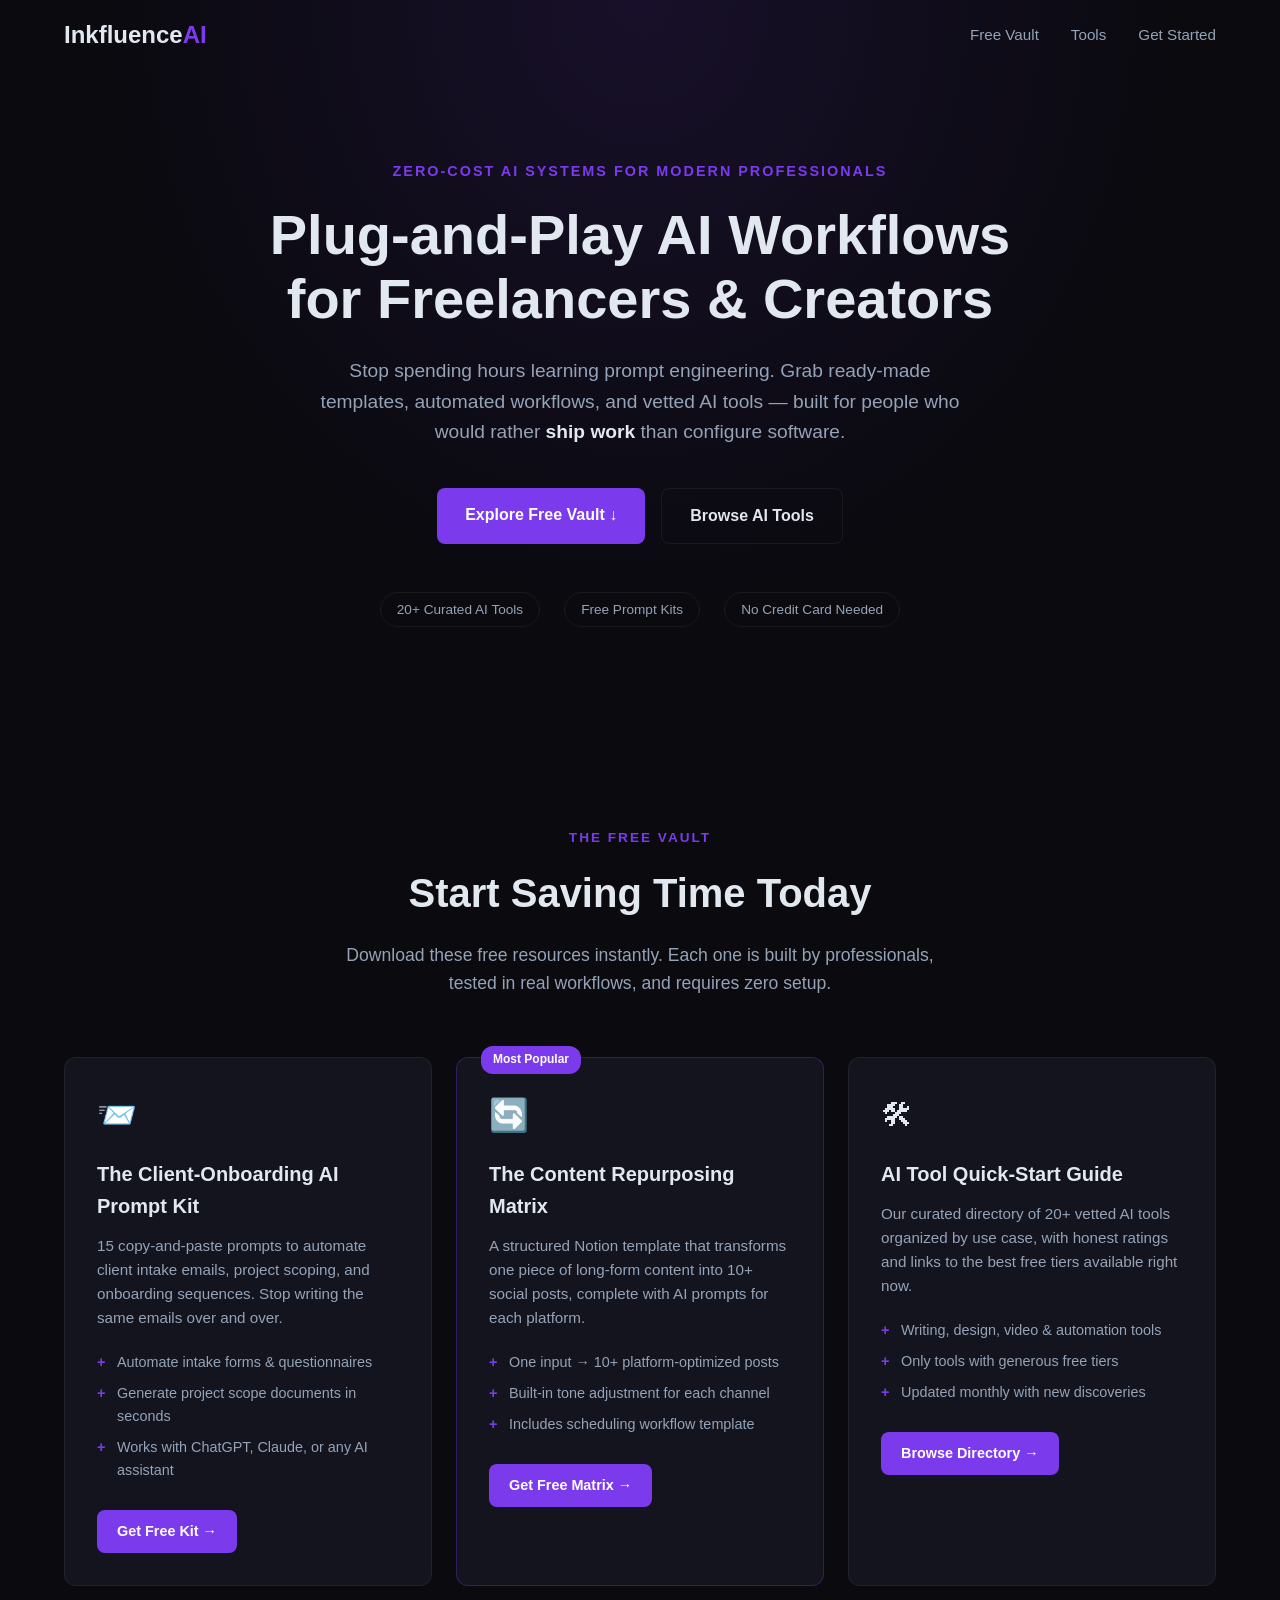
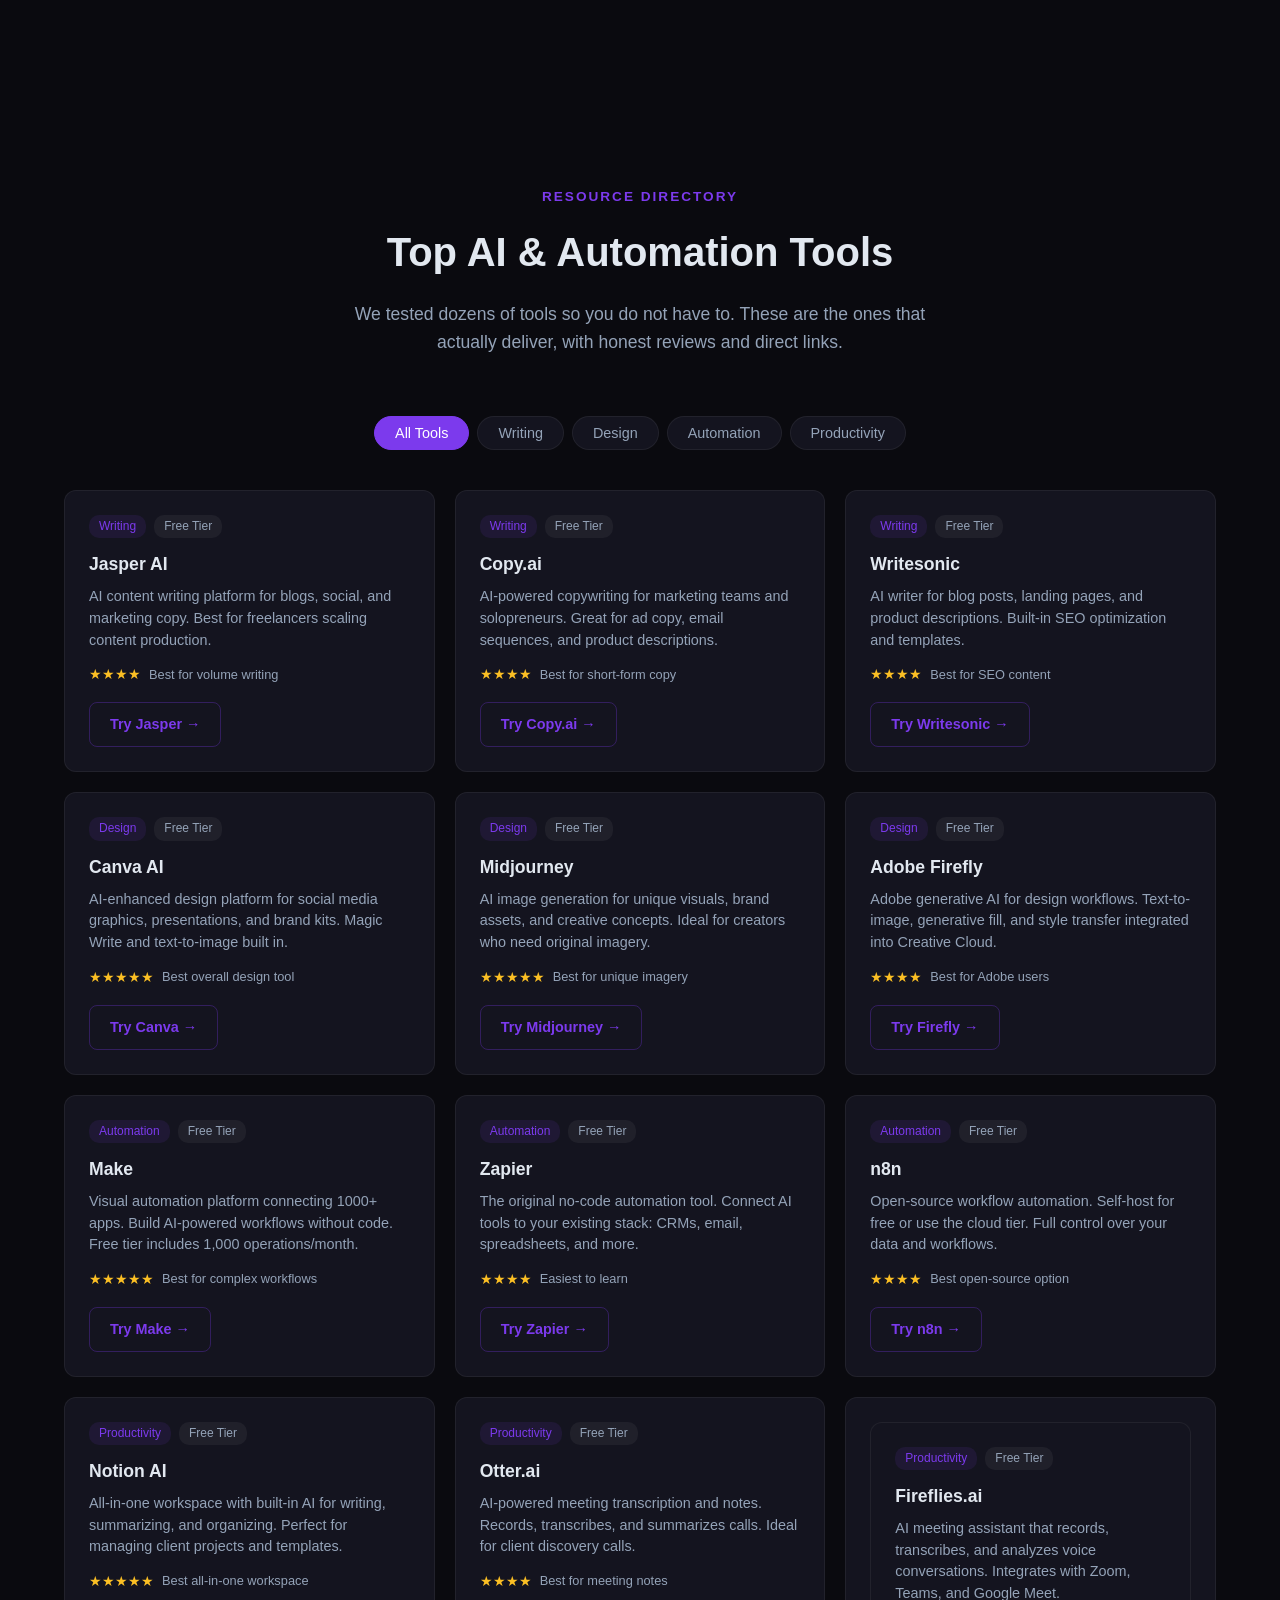
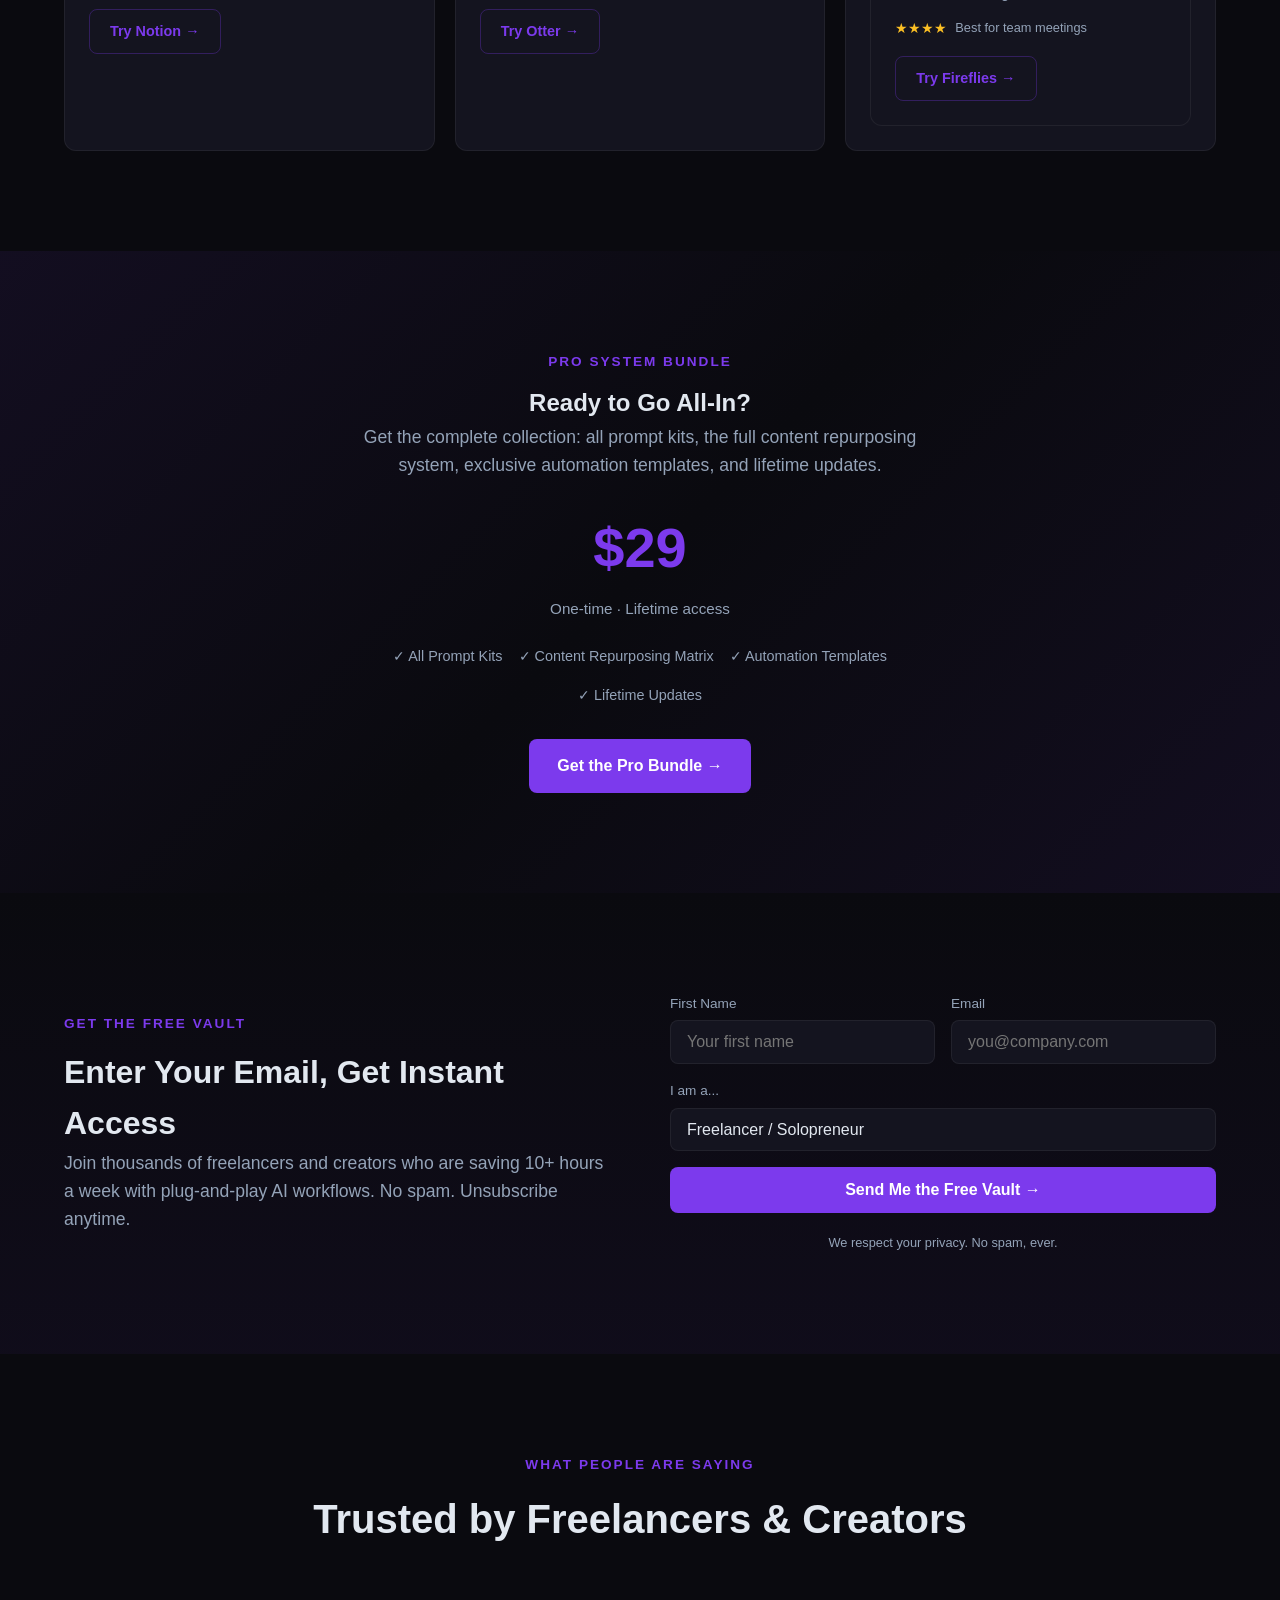
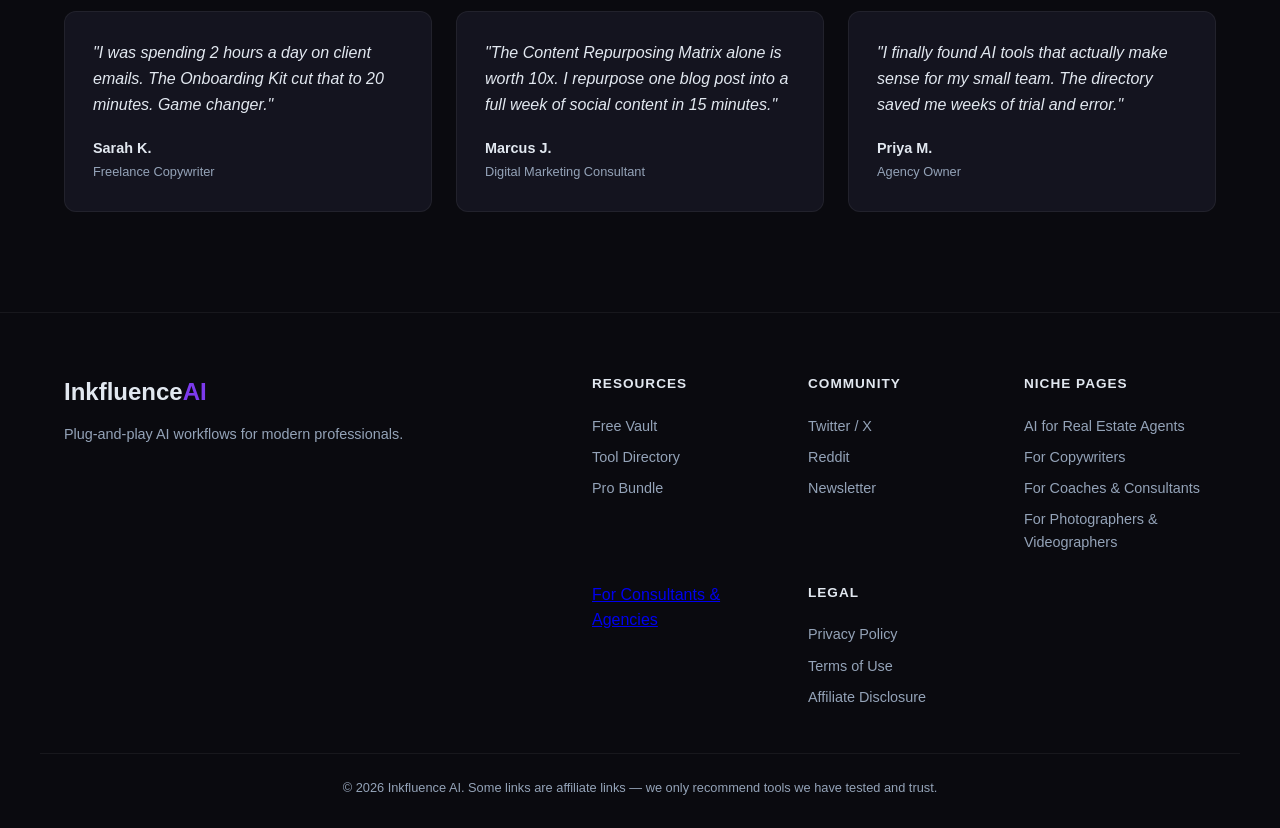
<file: index.html>
<!DOCTYPE html>
<html lang="en">
<head>
<!-- Google tag (gtag.js) -->
<script async src="https://www.googletagmanager.com/gtag/js?id=G-S64ZF111P6"></script>
<script>
  window.dataLayer = window.dataLayer || [];
  function gtag(){dataLayer.push(arguments);}
  gtag("js", new Date());
  gtag("config", "G-S64ZF111P6");
</script>
  <meta charset="UTF-8">
  <meta name="viewport" content="width=device-width, initial-scale=1.0">
  <title>Inkfluence AI - Plug-and-Play AI Workflows for Freelancers and Creators</title>
  <meta name="description" content="Free AI prompt templates, workflow systems, and curated toolkits for freelancers, creators, and small businesses. Save 10+ hours a week.">
  <meta name="keywords" content="AI prompt templates, AI workflows for freelancers, content repurposing, AI tools for creators, prompt engineering templates, AI automation for small business">
  <meta name="author" content="Inkfluence AI">
  <meta property="og:title" content="Inkfluence AI - Plug-and-Play AI Workflows for Freelancers and Creators">
  <meta property="og:description" content="Free AI prompt templates, workflow systems, and curated toolkits. Save 10+ hours a week.">
  <meta property="og:type" content="website">
  <meta name="twitter:card" content="summary_large_image">
  <link rel="icon" type="image/svg+xml" href="assets/favicon.svg">
  <meta name="google-site-verification" content="zVIXe3GnP8ogbIODVNq8NS6MUfCs1JFaMyqiiyPdkJ4" />
  <link rel="stylesheet" href="styles.css">
</head>
<body>

  <!-- NAV -->
  <nav class="nav">
    <div class="container nav-inner">
      <a href="#" class="logo">Inkfluence<span class="logo-ai">AI</span></a>
      <div class="nav-links">
        <a href="#vault">Free Vault</a>
        <a href="#directory">Tools</a>
        <a href="#capture">Get Started</a>
      </div>
    </div>
  </nav>

  <!-- HERO -->
  <header class="hero" id="hero">
    <div class="container hero-inner">
      <p class="hero-tag">Zero-cost AI systems for modern professionals</p>
      <h1>Plug-and-Play AI Workflows<br>for Freelancers &amp; Creators</h1>
      <p class="hero-sub">Stop spending hours learning prompt engineering. Grab ready-made templates, automated workflows, and vetted AI tools &mdash; built for people who would rather <em>ship work</em> than configure software.</p>
      <div class="hero-actions">
        <a href="#vault" class="btn btn-primary">Explore Free Vault &darr;</a>
        <a href="#directory" class="btn btn-ghost">Browse AI Tools</a>
      </div>
      <div class="hero-proof">
        <span class="proof-badge">20+ Curated AI Tools</span>
        <span class="proof-badge">Free Prompt Kits</span>
        <span class="proof-badge">No Credit Card Needed</span>
      </div>
    </div>
  </header>

  <!-- FREE VAULT -->
  <section class="section vault" id="vault">
    <div class="container">
      <div class="section-header">
        <p class="section-tag">The Free Vault</p>
        <h2>Start Saving Time Today</h2>
        <p class="section-desc">Download these free resources instantly. Each one is built by professionals, tested in real workflows, and requires zero setup.</p>
      </div>
      <div class="vault-grid">

        <div class="vault-card">
          <div class="vault-icon">&#128232;</div>
          <h3>The Client-Onboarding AI Prompt Kit</h3>
          <p>15 copy-and-paste prompts to automate client intake emails, project scoping, and onboarding sequences. Stop writing the same emails over and over.</p>
          <ul class="vault-features">
            <li>Automate intake forms &amp; questionnaires</li>
            <li>Generate project scope documents in seconds</li>
            <li>Works with ChatGPT, Claude, or any AI assistant</li>
          </ul>
          <a href="#capture" class="btn btn-primary btn-sm">Get Free Kit &rarr;</a>
        </div>

        <div class="vault-card vault-card-featured">
          <div class="vault-badge">Most Popular</div>
          <div class="vault-icon">&#128260;</div>
          <h3>The Content Repurposing Matrix</h3>
          <p>A structured Notion template that transforms one piece of long-form content into 10+ social posts, complete with AI prompts for each platform.</p>
          <ul class="vault-features">
            <li>One input &rarr; 10+ platform-optimized posts</li>
            <li>Built-in tone adjustment for each channel</li>
            <li>Includes scheduling workflow template</li>
          </ul>
          <a href="#capture" class="btn btn-primary btn-sm">Get Free Matrix &rarr;</a>
        </div>

        <div class="vault-card">
          <div class="vault-icon">&#128736;</div>
          <h3>AI Tool Quick-Start Guide</h3>
          <p>Our curated directory of 20+ vetted AI tools organized by use case, with honest ratings and links to the best free tiers available right now.</p>
          <ul class="vault-features">
            <li>Writing, design, video &amp; automation tools</li>
            <li>Only tools with generous free tiers</li>
            <li>Updated monthly with new discoveries</li>
          </ul>
          <a href="#directory" class="btn btn-primary btn-sm">Browse Directory &rarr;</a>
        </div>

      </div>
    </div>
  </section>

  <!-- RESOURCE DIRECTORY -->
  <section class="section directory" id="directory">
    <div class="container">
      <div class="section-header">
        <p class="section-tag">Resource Directory</p>
        <h2>Top AI &amp; Automation Tools</h2>
        <p class="section-desc">We tested dozens of tools so you do not have to. These are the ones that actually deliver, with honest reviews and direct links.</p>
      </div>

      <div class="directory-filters">
        <button class="filter-btn active" data-filter="all">All Tools</button>
        <button class="filter-btn" data-filter="writing">Writing</button>
        <button class="filter-btn" data-filter="design">Design</button>
        <button class="filter-btn" data-filter="automation">Automation</button>
        <button class="filter-btn" data-filter="productivity">Productivity</button>
      </div>

      <div class="directory-grid">

        <div class="tool-card" data-category="writing">
          <div class="tool-meta"><span class="tool-category">Writing</span><span class="tool-tier">Free Tier</span></div>
          <h3>Jasper AI</h3>
          <p>AI content writing platform for blogs, social, and marketing copy. Best for freelancers scaling content production.</p>
          <div class="tool-rating"><span class="stars">&#9733;&#9733;&#9733;&#9733;</span><span class="rating-note">Best for volume writing</span></div>
          <a href="https://jasper.ai" target="_blank" rel="noopener" class="btn btn-outline btn-sm tool-link">Try Jasper &rarr;</a>
        </div>

        <div class="tool-card" data-category="writing">
          <div class="tool-meta"><span class="tool-category">Writing</span><span class="tool-tier">Free Tier</span></div>
          <h3>Copy.ai</h3>
          <p>AI-powered copywriting for marketing teams and solopreneurs. Great for ad copy, email sequences, and product descriptions.</p>
          <div class="tool-rating"><span class="stars">&#9733;&#9733;&#9733;&#9733;</span><span class="rating-note">Best for short-form copy</span></div>
          <a href="https://copy.ai" target="_blank" rel="noopener" class="btn btn-outline btn-sm tool-link">Try Copy.ai &rarr;</a>
        </div>

        <div class="tool-card" data-category="writing">
          <div class="tool-meta"><span class="tool-category">Writing</span><span class="tool-tier">Free Tier</span></div>
          <h3>Writesonic</h3>
          <p>AI writer for blog posts, landing pages, and product descriptions. Built-in SEO optimization and templates.</p>
          <div class="tool-rating"><span class="stars">&#9733;&#9733;&#9733;&#9733;</span><span class="rating-note">Best for SEO content</span></div>
          <a href="https://writesonic.com" target="_blank" rel="noopener" class="btn btn-outline btn-sm tool-link">Try Writesonic &rarr;</a>
        </div>

        <div class="tool-card" data-category="design">
          <div class="tool-meta"><span class="tool-category">Design</span><span class="tool-tier">Free Tier</span></div>
          <h3>Canva AI</h3>
          <p>AI-enhanced design platform for social media graphics, presentations, and brand kits. Magic Write and text-to-image built in.</p>
          <div class="tool-rating"><span class="stars">&#9733;&#9733;&#9733;&#9733;&#9733;</span><span class="rating-note">Best overall design tool</span></div>
          <a href="https://canva.com" target="_blank" rel="noopener" class="btn btn-outline btn-sm tool-link">Try Canva &rarr;</a>
        </div>

        <div class="tool-card" data-category="design">
          <div class="tool-meta"><span class="tool-category">Design</span><span class="tool-tier">Free Tier</span></div>
          <h3>Midjourney</h3>
          <p>AI image generation for unique visuals, brand assets, and creative concepts. Ideal for creators who need original imagery.</p>
          <div class="tool-rating"><span class="stars">&#9733;&#9733;&#9733;&#9733;&#9733;</span><span class="rating-note">Best for unique imagery</span></div>
          <a href="https://midjourney.com" target="_blank" rel="noopener" class="btn btn-outline btn-sm tool-link">Try Midjourney &rarr;</a>
        </div>

        <div class="tool-card" data-category="design">
          <div class="tool-meta"><span class="tool-category">Design</span><span class="tool-tier">Free Tier</span></div>
          <h3>Adobe Firefly</h3>
          <p>Adobe generative AI for design workflows. Text-to-image, generative fill, and style transfer integrated into Creative Cloud.</p>
          <div class="tool-rating"><span class="stars">&#9733;&#9733;&#9733;&#9733;</span><span class="rating-note">Best for Adobe users</span></div>
          <a href="https://firefly.adobe.com" target="_blank" rel="noopener" class="btn btn-outline btn-sm tool-link">Try Firefly &rarr;</a>
        </div>

        <div class="tool-card" data-category="automation">
          <div class="tool-meta"><span class="tool-category">Automation</span><span class="tool-tier">Free Tier</span></div>
          <h3>Make</h3>
          <p>Visual automation platform connecting 1000+ apps. Build AI-powered workflows without code. Free tier includes 1,000 operations/month.</p>
          <div class="tool-rating"><span class="stars">&#9733;&#9733;&#9733;&#9733;&#9733;</span><span class="rating-note">Best for complex workflows</span></div>
          <a href="https://make.com" target="_blank" rel="noopener" class="btn btn-outline btn-sm tool-link">Try Make &rarr;</a>
        </div>

        <div class="tool-card" data-category="automation">
          <div class="tool-meta"><span class="tool-category">Automation</span><span class="tool-tier">Free Tier</span></div>
          <h3>Zapier</h3>
          <p>The original no-code automation tool. Connect AI tools to your existing stack: CRMs, email, spreadsheets, and more.</p>
          <div class="tool-rating"><span class="stars">&#9733;&#9733;&#9733;&#9733;</span><span class="rating-note">Easiest to learn</span></div>
          <a href="https://zapier.com" target="_blank" rel="noopener" class="btn btn-outline btn-sm tool-link">Try Zapier &rarr;</a>
        </div>

        <div class="tool-card" data-category="automation">
          <div class="tool-meta"><span class="tool-category">Automation</span><span class="tool-tier">Free Tier</span></div>
          <h3>n8n</h3>
          <p>Open-source workflow automation. Self-host for free or use the cloud tier. Full control over your data and workflows.</p>
          <div class="tool-rating"><span class="stars">&#9733;&#9733;&#9733;&#9733;</span><span class="rating-note">Best open-source option</span></div>
          <a href="https://n8n.io" target="_blank" rel="noopener" class="btn btn-outline btn-sm tool-link">Try n8n &rarr;</a>
        </div>

        <div class="tool-card" data-category="productivity">
          <div class="tool-meta"><span class="tool-category">Productivity</span><span class="tool-tier">Free Tier</span></div>
          <h3>Notion AI</h3>
          <p>All-in-one workspace with built-in AI for writing, summarizing, and organizing. Perfect for managing client projects and templates.</p>
          <div class="tool-rating"><span class="stars">&#9733;&#9733;&#9733;&#9733;&#9733;</span><span class="rating-note">Best all-in-one workspace</span></div>
          <a href="https://notion.so" target="_blank" rel="noopener" class="btn btn-outline btn-sm tool-link">Try Notion &rarr;</a>
        </div>

        <div class="tool-card" data-category="productivity">
          <div class="tool-meta"><span class="tool-category">Productivity</span><span class="tool-tier">Free Tier</span></div>
          <h3>Otter.ai</h3>
          <p>AI-powered meeting transcription and notes. Records, transcribes, and summarizes calls. Ideal for client discovery calls.</p>
          <div class="tool-rating"><span class="stars">&#9733;&#9733;&#9733;&#9733;</span><span class="rating-note">Best for meeting notes</span></div>
          <a href="https://otter.ai" target="_blank" rel="noopener" class="btn btn-outline btn-sm tool-link">Try Otter &rarr;</a>
        </div>

        <div class="tool-card" data-category="productivity">

        <div class="tool-card" data-category="productivity">
          <div class="tool-meta"><span class="tool-category">Productivity</span><span class="tool-tier">Free Tier</span></div>
          <h3>Fireflies.ai</h3>
          <p>AI meeting assistant that records, transcribes, and analyzes voice conversations. Integrates with Zoom, Teams, and Google Meet.</p>
          <div class="tool-rating"><span class="stars">&#9733;&#9733;&#9733;&#9733;</span><span class="rating-note">Best for team meetings</span></div>
          <a href="https://fireflies.ai" target="_blank" rel="noopener" class="btn btn-outline btn-sm tool-link">Try Fireflies &rarr;</a>
        </div>

      </div>
    </div>
  </section>

  <!-- PRO UPGRADE -->
  <section class="section upgrade" id="upgrade">
    <div class="container">
      <div class="upgrade-card">
        <p class="section-tag">Pro System Bundle</p>
        <h2>Ready to Go All-In?</h2>
        <p class="section-desc">Get the complete collection: all prompt kits, the full content repurposing system, exclusive automation templates, and lifetime updates.</p>
        <div class="upgrade-price"><span class="price-amount">$29</span><span class="price-note">One-time &middot; Lifetime access</span></div>
        <div class="upgrade-includes"><span>&#10003; All Prompt Kits</span><span>&#10003; Content Repurposing Matrix</span><span>&#10003; Automation Templates</span><span>&#10003; Lifetime Updates</span></div>
        <a href="https://adelewave77.gumroad.com/l/httpsadeleswftgithubioinkfluence-ai" target="_blank" rel="noopener" class="btn btn-primary">Get the Pro Bundle &rarr;</a>
      </div>
    </div>
  </section>

  <!-- LEAD CAPTURE -->
  <section class="section capture" id="capture">
    <div class="container capture-inner">
      <div class="capture-text">
        <p class="section-tag">Get the Free Vault</p>
        <h2>Enter Your Email, Get Instant Access</h2>
        <p class="section-desc">Join thousands of freelancers and creators who are saving 10+ hours a week with plug-and-play AI workflows. No spam. Unsubscribe anytime.</p>
      </div>
      <div class="capture-form-wrapper">
        <form id="capture-form" class="capture-form" action="https://formsubmit.co/adeleswft@gmail.com?next=https://adeleswft.github.io/inkfluence-ai/thankyou.html" method="POST">
          <div class="form-row">
            <div class="form-group"><label for="first-name">First Name</label><input type="text" id="first-name" name="first_name" placeholder="Your first name" required></div>
            <div class="form-group"><label for="email">Email</label><input type="email" id="email" name="email" placeholder="you@company.com" required></div>
          </div>
          <div class="form-group"><label for="role">I am a...</label><select id="role" name="role"><option value="freelancer">Freelancer / Solopreneur</option><option value="creator">Content Creator</option><option value="agency">Agency Owner</option><option value="smallbiz">Small Business Operator</option><option value="other">Other</option></select></div>
          <button type="submit" class="btn btn-primary btn-block">Send Me the Free Vault &rarr;</button>
          <p class="form-note">We respect your privacy. No spam, ever.</p>
        </form>
        <div id="capture-success" class="capture-success hidden">
          <div class="success-icon">&#10003;</div>
          <h3>You are in!</h3>
          <p>Check your email for your free resources. If you do not see them in 2 minutes, check your spam folder.</p>
        </div>
      </div>
    </div>
  </section>

  <!-- TESTIMONIALS -->
  <section class="section testimonials">
    <div class="container">
      <div class="section-header">
        <p class="section-tag">What People Are Saying</p>
        <h2>Trusted by Freelancers &amp; Creators</h2>
      </div>
      <div class="testimonial-grid">
        <div class="testimonial-card"><p class="testimonial-text">"I was spending 2 hours a day on client emails. The Onboarding Kit cut that to 20 minutes. Game changer."</p><div class="testimonial-author"><span class="author-name">Sarah K.</span><span class="author-role">Freelance Copywriter</span></div></div>
        <div class="testimonial-card"><p class="testimonial-text">"The Content Repurposing Matrix alone is worth 10x. I repurpose one blog post into a full week of social content in 15 minutes."</p><div class="testimonial-author"><span class="author-name">Marcus J.</span><span class="author-role">Digital Marketing Consultant</span></div></div>
        <div class="testimonial-card"><p class="testimonial-text">"I finally found AI tools that actually make sense for my small team. The directory saved me weeks of trial and error."</p><div class="testimonial-author"><span class="author-name">Priya M.</span><span class="author-role">Agency Owner</span></div></div>
      </div>
    </div>
  </section>

  <!-- FOOTER -->
  <footer class="footer">
    <div class="container footer-inner">
      <div class="footer-brand"><a href="#" class="logo">Inkfluence<span class="logo-ai">AI</span></a><p>Plug-and-play AI workflows for modern professionals.</p></div>
      <div class="footer-links">
        <div class="footer-col"><h4>Resources</h4><a href="#vault">Free Vault</a><a href="#directory">Tool Directory</a><a href="#upgrade">Pro Bundle</a></div>
        <div class="footer-col"><h4>Community</h4><a href="#">Twitter / X</a><a href="#">Reddit</a><a href="#">Newsletter</a></div>
        <div class="footer-col"><h4>Niche Pages</h4><a href="real-estate.html">AI for Real Estate Agents</a><a href="copywriters.html">For Copywriters</a><a href="coaches.html">For Coaches &amp; Consultants</a><a href="photographers.html">For Photographers &amp; Videographers</a></div>
        <a href="consultants.html">For Consultants &amp; Agencies</a>
        <div class="footer-col"><h4>Legal</h4><a href="#">Privacy Policy</a><a href="#">Terms of Use</a><a href="#">Affiliate Disclosure</a></div>
      </div>
    </div>
    <div class="container footer-bottom"><p>&copy; 2026 Inkfluence AI. Some links are affiliate links &mdash; we only recommend tools we have tested and trust.</p></div>
  </footer>

  <script src="script.js"></script>
<script src="analytics.js"></script>
</body>
</html>
</file>
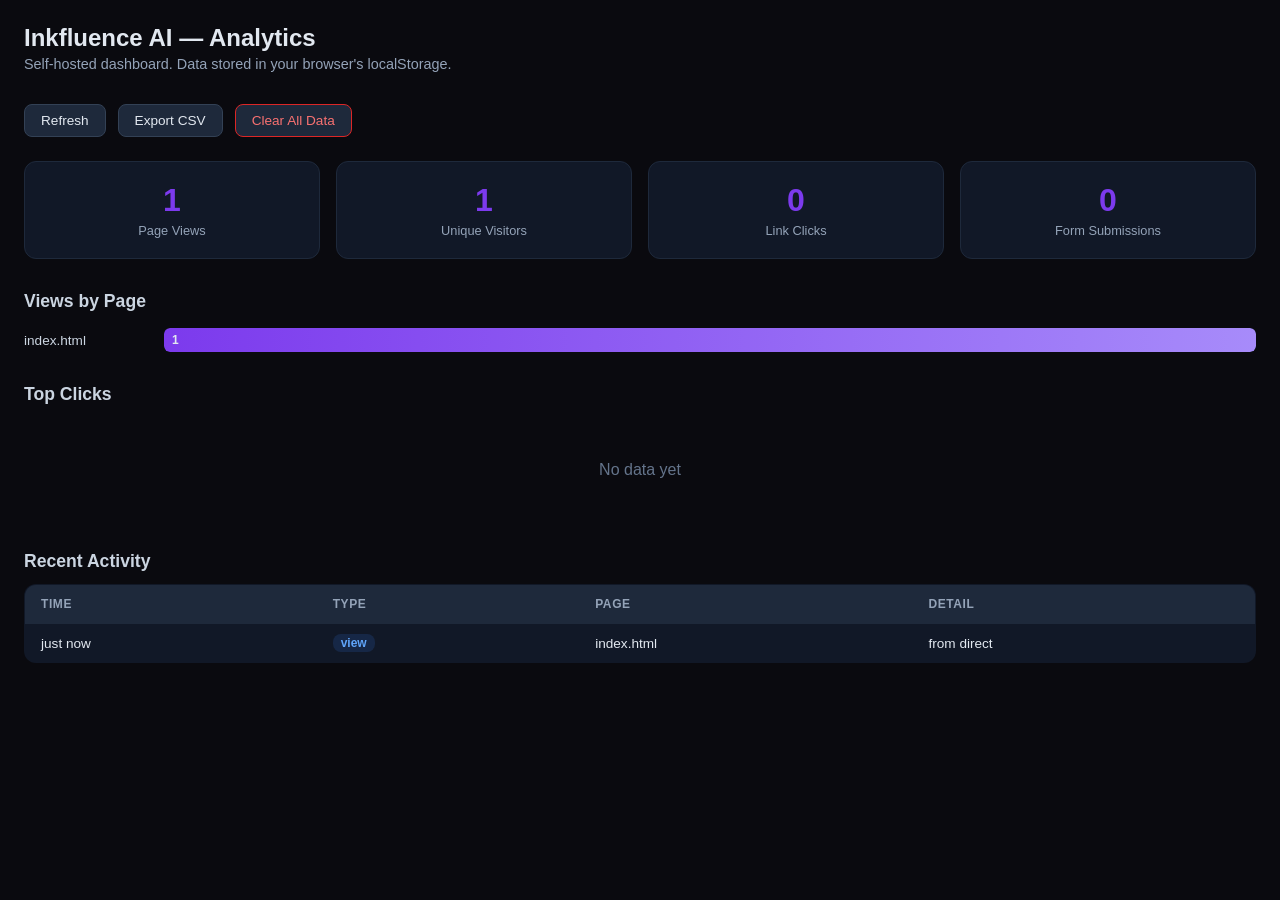
<file: admin.html>
<!DOCTYPE html>
<html lang="en">
<head>
  <meta charset="UTF-8">
  <meta name="viewport" content="width=device-width, initial-scale=1.0">
  <title>Inkfluence AI — Analytics Dashboard</title>
  <style>
    * { margin: 0; padding: 0; box-sizing: border-box; }
    body { font-family: -apple-system, BlinkMacSystemFont, 'Segoe UI', sans-serif; background: #0a0a0f; color: #e2e8f0; padding: 24px; min-height: 100vh; }
    h1 { font-size: 1.5rem; margin-bottom: 4px; }
    .subtitle { color: #94a3b8; font-size: 0.9rem; margin-bottom: 32px; }
    .stats { display: grid; grid-template-columns: repeat(4, 1fr); gap: 16px; margin-bottom: 32px; }
    .stat-card { background: #111827; border: 1px solid #1e293b; border-radius: 12px; padding: 20px; text-align: center; }
    .stat-number { font-size: 2rem; font-weight: 700; color: #7c3aed; }
    .stat-label { font-size: 0.8rem; color: #94a3b8; margin-top: 4px; }
    .section { margin-bottom: 32px; }
    .section h2 { font-size: 1.1rem; margin-bottom: 12px; color: #cbd5e1; }
    table { width: 100%; border-collapse: collapse; background: #111827; border: 1px solid #1e293b; border-radius: 12px; overflow: hidden; }
    th { background: #1e293b; color: #94a3b8; font-size: 0.75rem; text-transform: uppercase; letter-spacing: 0.05em; padding: 12px 16px; text-align: left; }
    td { padding: 10px 16px; border-top: 1px solid #1e293b; font-size: 0.85rem; }
    tr:hover td { background: rgba(124,58,237,0.05); }
    .badge { display: inline-block; padding: 2px 8px; border-radius: 8px; font-size: 0.75rem; font-weight: 600; }
    .badge-view { background: rgba(59,130,246,0.15); color: #60a5fa; }
    .badge-click { background: rgba(234,179,8,0.15); color: #facc15; }
    .badge-form { background: rgba(34,197,94,0.15); color: #4ade80; }
    .bar-chart { margin-top: 16px; }
    .bar-row { display: flex; align-items: center; margin-bottom: 8px; }
    .bar-label { width: 140px; font-size: 0.85rem; color: #cbd5e1; flex-shrink: 0; }
    .bar-track { flex: 1; height: 24px; background: #1e293b; border-radius: 6px; overflow: hidden; }
    .bar-fill { height: 100%; background: linear-gradient(90deg, #7c3aed, #a78bfa); border-radius: 6px; display: flex; align-items: center; padding-left: 8px; font-size: 0.75rem; font-weight: 600; min-width: 30px; }
    .actions { margin-bottom: 24px; display: flex; gap: 12px; }
    .btn { padding: 8px 16px; border: 1px solid #334155; background: #1e293b; color: #e2e8f0; border-radius: 8px; cursor: pointer; font-size: 0.85rem; }
    .btn:hover { border-color: #7c3aed; }
    .btn-danger { border-color: #dc2626; color: #f87171; }
    .btn-danger:hover { background: rgba(220,38,38,0.1); }
    .empty { text-align: center; padding: 40px; color: #64748b; }
    @media (max-width: 768px) { .stats { grid-template-columns: repeat(2, 1fr); } }
  </style>
</head>
<body>

  <h1>Inkfluence AI — Analytics</h1>
  <p class="subtitle">Self-hosted dashboard. Data stored in your browser's localStorage.</p>

  <div class="actions">
    <button class="btn" onclick="refreshDashboard()">Refresh</button>
    <button class="btn" onclick="exportCSV()">Export CSV</button>
    <button class="btn btn-danger" onclick="clearData()">Clear All Data</button>
  </div>

  <div class="stats" id="stats"></div>

  <div class="section">
    <h2>Views by Page</h2>
    <div id="pageViews" class="bar-chart"></div>
  </div>

  <div class="section">
    <h2>Top Clicks</h2>
    <div id="topClicks" class="bar-chart"></div>
  </div>

  <div class="section">
    <h2>Recent Activity</h2>
    <table>
      <thead><tr><th>Time</th><th>Type</th><th>Page</th><th>Detail</th></tr></thead>
      <tbody id="recentActivity"></tbody>
    </table>
  </div>

  <script>
  function getData() {
    try { return JSON.parse(localStorage.getItem('inkfluence_analytics')) || { views: [], clicks: [], forms: [] }; }
    catch(e) { return { views: [], clicks: [], forms: [] }; }
  }

  function timeAgo(iso) {
    var diff = Date.now() - new Date(iso).getTime();
    if (diff < 60000) return 'just now';
    if (diff < 3600000) return Math.floor(diff/60000) + 'm ago';
    if (diff < 86400000) return Math.floor(diff/3600000) + 'h ago';
    return Math.floor(diff/86400000) + 'd ago';
  }

  function countBy(arr, key) {
    var counts = {};
    arr.forEach(function(item) { var k = item[key]; counts[k] = (counts[k] || 0) + 1; });
    return Object.entries(counts).sort(function(a,b) { return b[1] - a[1]; });
  }

  function barHTML(items, max) {
    if (!items.length) return '<div class="empty">No data yet</div>';
    return items.map(function(item) {
      var pct = Math.max(5, (item[1] / max) * 100);
      return '<div class="bar-row"><span class="bar-label">' + item[0] + '</span><div class="bar-track"><div class="bar-fill" style="width:' + pct + '%">' + item[1] + '</div></div></div>';
    }).join('');
  }

  function refreshDashboard() {
    var data = getData();
    var views = data.views.length;
    var clicks = data.clicks.length;
    var forms = data.forms.length;
    var sessions = new Set(data.views.map(function(v) { return v.session; })).size;

    document.getElementById('stats').innerHTML =
      '<div class="stat-card"><div class="stat-number">' + views + '</div><div class="stat-label">Page Views</div></div>' +
      '<div class="stat-card"><div class="stat-number">' + sessions + '</div><div class="stat-label">Unique Visitors</div></div>' +
      '<div class="stat-card"><div class="stat-number">' + clicks + '</div><div class="stat-label">Link Clicks</div></div>' +
      '<div class="stat-card"><div class="stat-number">' + forms + '</div><div class="stat-label">Form Submissions</div></div>';

    var pageCounts = countBy(data.views, 'page');
    var maxPage = pageCounts.length ? pageCounts[0][1] : 1;
    document.getElementById('pageViews').innerHTML = barHTML(pageCounts, maxPage);

    var clickLabels = data.clicks.map(function(c) { return c.label.substring(0, 40); });
    var clickCounts = {};
    clickLabels.forEach(function(l) { clickCounts[l] = (clickCounts[l] || 0) + 1; });
    var topClicks = Object.entries(clickCounts).sort(function(a,b) { return b[1] - a[1]; }).slice(0, 10);
    var maxClick = topClicks.length ? topClicks[0][1] : 1;
    document.getElementById('topClicks').innerHTML = barHTML(topClicks, maxClick);

    var all = [];
    data.views.forEach(function(v) { all.push({ time: v.time, type: 'view', page: v.page, detail: 'from ' + (v.referrer || 'direct') }); });
    data.clicks.forEach(function(c) { all.push({ time: c.time, type: 'click', page: c.page, detail: c.label }); });
    data.forms.forEach(function(f) { all.push({ time: f.time, type: 'form', page: f.page, detail: f.form }); });
    all.sort(function(a,b) { return b.time > a.time ? 1 : -1; });
    all = all.slice(0, 50);

    var rows = all.map(function(item) {
      var cls = item.type === 'view' ? 'badge-view' : item.type === 'click' ? 'badge-click' : 'badge-form';
      return '<tr><td>' + timeAgo(item.time) + '</td><td><span class="badge ' + cls + '">' + item.type + '</span></td><td>' + item.page + '</td><td>' + item.detail + '</td></tr>';
    }).join('');

    document.getElementById('recentActivity').innerHTML = rows || '<tr><td colspan="4" class="empty">No activity yet</td></tr>';
  }

  function exportCSV() {
    var data = getData();
    var csv = 'time,type,page,detail,session\n';
    data.views.forEach(function(v) { csv += v.time+',view,"'+v.page+'","'+(v.referrer||'direct')+'",'+v.session+'\n'; });
    data.clicks.forEach(function(c) { csv += c.time+',click,"'+c.page+'","'+c.label.replace(/"/g,'""')+'",'+c.session+'\n'; });
    data.forms.forEach(function(f) { csv += f.time+',form,"'+f.page+'","'+f.form+'",'+f.session+'\n'; });
    var blob = new Blob([csv], { type: 'text/csv' });
    var a = document.createElement('a');
    a.href = URL.createObjectURL(blob);
    a.download = 'inkfluence-analytics-' + new Date().toISOString().split('T')[0] + '.csv';
    a.click();
  }

  function clearData() {
    if (confirm('Delete all analytics data? This cannot be undone.')) {
      localStorage.removeItem('inkfluence_analytics');
      refreshDashboard();
    }
  }

  refreshDashboard();
  </script>

</body>
</html>
</file>
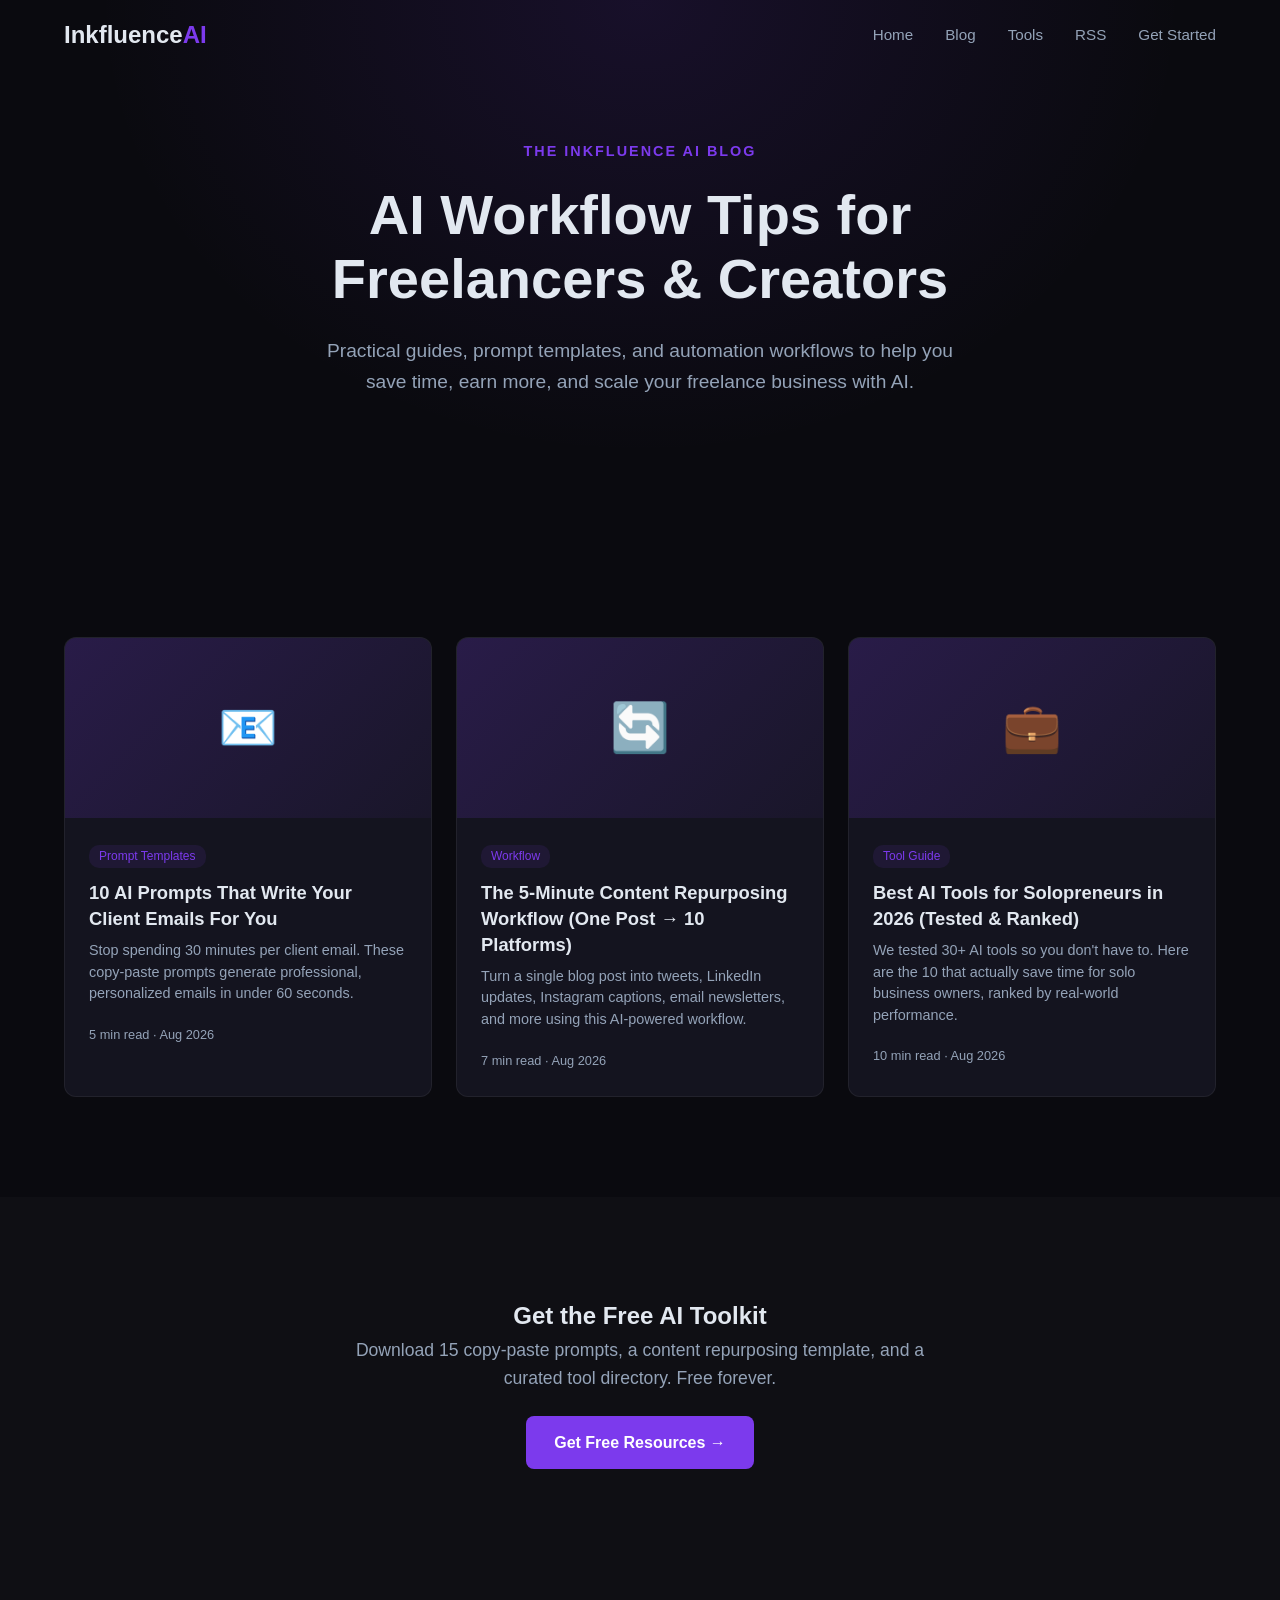
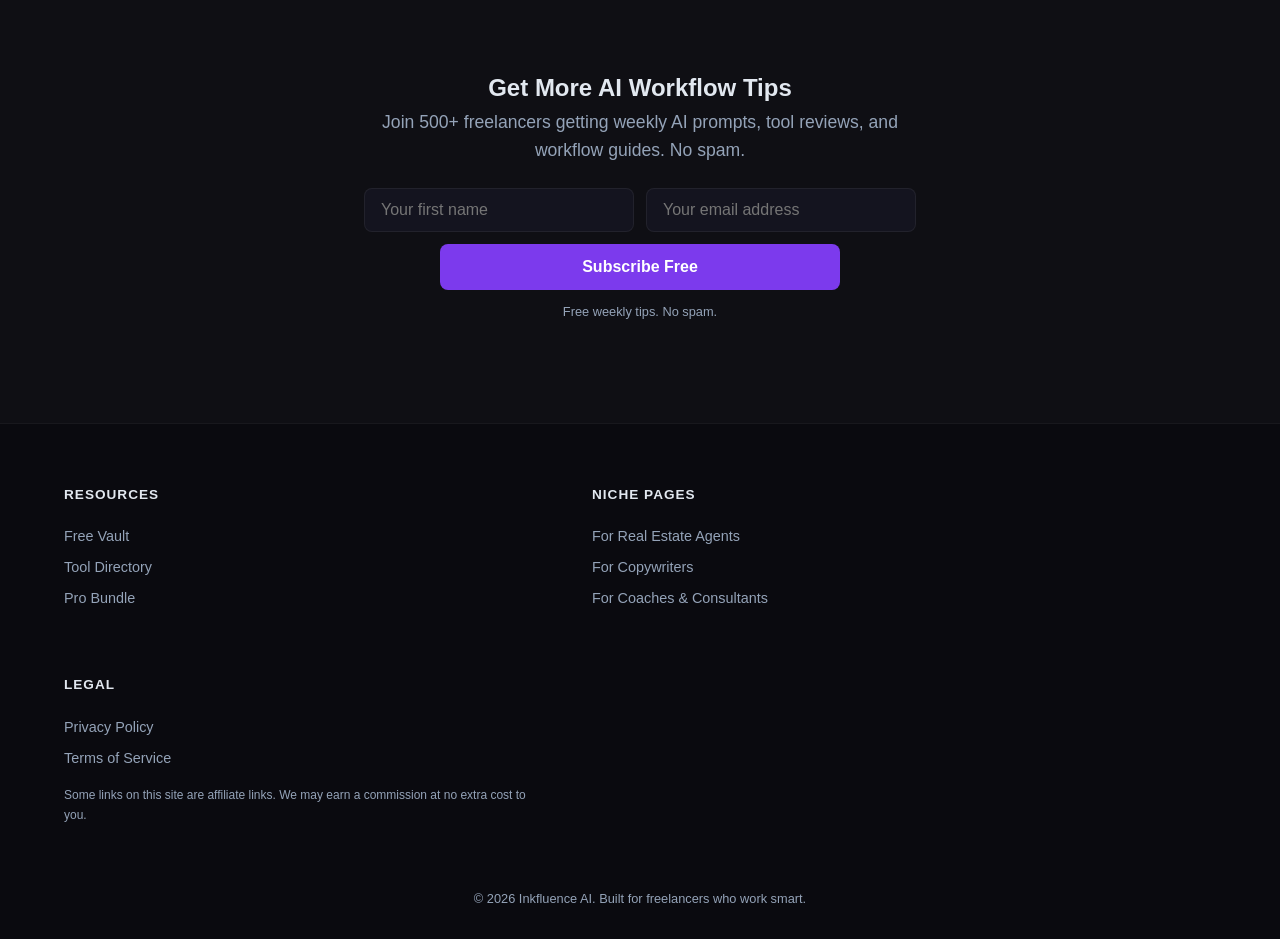
<file: blog.html>
<!DOCTYPE html>
<html lang="en">
<head>
<!-- Google tag (gtag.js) -->
<script async src="https://www.googletagmanager.com/gtag/js?id=G-S64ZF111P6"></script>
<script>
  window.dataLayer = window.dataLayer || [];
  function gtag(){dataLayer.push(arguments);}
  gtag("js", new Date());
  gtag("config", "G-S64ZF111P6");
</script>
  <meta charset="UTF-8">
  <meta name="viewport" content="width=device-width, initial-scale=1.0">
  <title>Blog - AI Workflow Tips for Freelancers &amp; Creators | Inkfluence AI</title>
  <meta name="description" content="Practical guides, prompt templates, and workflow tips for freelancers and creators using AI tools to save time and scale their business.">
  <meta name="keywords" content="AI workflow tips, freelance AI tools, AI prompts for freelancers, content repurposing AI, AI automation tips">
  <meta name="author" content="Inkfluence AI">
  <link rel="icon" type="image/svg+xml" href="assets/favicon.svg">
  <link rel="stylesheet" href="styles.css">
  <link rel="alternate" type="application/rss+xml" title="Inkfluence AI Blog" href="feed.xml">
  <style>
    .blog-grid { display: grid; grid-template-columns: repeat(3, 1fr); gap: 24px; }
    .blog-card { background: var(--bg-card); border: 1px solid var(--border); border-radius: var(--radius); overflow: hidden; transition: transform 0.2s, border-color 0.2s; }
    .blog-card:hover { transform: translateY(-4px); border-color: var(--border-accent); }
    .blog-card-img { height: 180px; background: linear-gradient(135deg, rgba(124,58,237,0.2), rgba(124,58,237,0.05)); display: flex; align-items: center; justify-content: center; font-size: 3rem; }
    .blog-card-body { padding: 24px; }
    .blog-card-tag { display: inline-block; font-size: 0.75rem; color: var(--accent); background: rgba(124,58,237,0.1); padding: 2px 10px; border-radius: 10px; margin-bottom: 12px; }
    .blog-card h3 { font-size: 1.15rem; margin-bottom: 8px; line-height: 1.4; }
    .blog-card p { color: var(--text-muted); font-size: 0.9rem; margin-bottom: 16px; line-height: 1.5; }
    .blog-card-meta { font-size: 0.8rem; color: var(--text-muted); }
    @media (max-width: 1024px) { .blog-grid { grid-template-columns: repeat(2, 1fr); } }
    @media (max-width: 768px) { .blog-grid { grid-template-columns: 1fr; } }
  </style>
</head>
<body>

  <nav class="nav">
    <div class="container nav-inner">
      <a href="index.html" class="logo">Inkfluence<span class="logo-ai">AI</span></a>
      <div class="nav-links">
        <a href="index.html">Home</a>
        <a href="blog.html">Blog</a>
        <a href="index.html#directory">Tools</a>
        <a href="feed.xml">RSS</a>
        <a href="index.html#capture">Get Started</a>
      </div>
    </div>
  </nav>

  <header class="hero niche-hero" id="hero">
    <div class="container hero-inner">
      <p class="hero-tag">The Inkfluence AI Blog</p>
      <h1>AI Workflow Tips for<br>Freelancers &amp; Creators</h1>
      <p class="hero-sub">Practical guides, prompt templates, and automation workflows to help you save time, earn more, and scale your freelance business with AI.</p>
    </div>
  </header>

  <section class="section">
    <div class="container">
      <div class="blog-grid">

        <a href="blog/ai-prompts-client-emails.html" class="blog-card" style="text-decoration:none;color:inherit;">
          <div class="blog-card-img">&#128231;</div>
          <div class="blog-card-body">
            <span class="blog-card-tag">Prompt Templates</span>
            <h3>10 AI Prompts That Write Your Client Emails For You</h3>
            <p>Stop spending 30 minutes per client email. These copy-paste prompts generate professional, personalized emails in under 60 seconds.</p>
            <span class="blog-card-meta">5 min read &middot; Aug 2026</span>
          </div>
        </a>

        <a href="blog/content-repurposing-workflow.html" class="blog-card" style="text-decoration:none;color:inherit;">
          <div class="blog-card-img">&#128260;</div>
          <div class="blog-card-body">
            <span class="blog-card-tag">Workflow</span>
            <h3>The 5-Minute Content Repurposing Workflow (One Post &rarr; 10 Platforms)</h3>
            <p>Turn a single blog post into tweets, LinkedIn updates, Instagram captions, email newsletters, and more using this AI-powered workflow.</p>
            <span class="blog-card-meta">7 min read &middot; Aug 2026</span>
          </div>
        </a>

        <a href="blog/ai-tools-solopreneurs.html" class="blog-card" style="text-decoration:none;color:inherit;">
          <div class="blog-card-img">&#128188;</div>
          <div class="blog-card-body">
            <span class="blog-card-tag">Tool Guide</span>
            <h3>Best AI Tools for Solopreneurs in 2026 (Tested &amp; Ranked)</h3>
            <p>We tested 30+ AI tools so you don't have to. Here are the 10 that actually save time for solo business owners, ranked by real-world performance.</p>
            <span class="blog-card-meta">10 min read &middot; Aug 2026</span>
          </div>
        </a>

      </div>
    </div>
  </section>

  <section class="section section-alt">
    <div class="container" style="text-align:center;">
      <h2 class="section-title">Get the Free AI Toolkit</h2>
      <p class="section-desc" style="margin-bottom:24px;">Download 15 copy-paste prompts, a content repurposing template, and a curated tool directory. Free forever.</p>
      <a href="index.html#vault" class="btn btn-primary">Get Free Resources &rarr;</a>
    </div>
  </section>

  
  <section class="section section-alt" id="newsletter">
    <div class="container" style="text-align:center;max-width:600px;margin:0 auto;">
      <h2 class="section-title">Get More AI Workflow Tips</h2>
      <p class="section-desc" style="margin-bottom:24px;">Join 500+ freelancers getting weekly AI prompts, tool reviews, and workflow guides. No spam.</p>
      <form class="capture-form" action="https://formsubmit.co/adeleswft@gmail.com?next=https://adeleswft.github.io/inkfluence-ai/thankyou.html" method="POST" style="display:flex;flex-direction:column;gap:12px;align-items:center;">
        <div style="display:flex;gap:12px;width:100%;flex-wrap:wrap;justify-content:center;">
          <input type="text" placeholder="Your first name" required style="flex:1;min-width:200px;padding:12px 16px;background:var(--bg-card);border:1px solid var(--border);color:var(--text);border-radius:8px;font-size:1rem;">
          <input type="email" placeholder="Your email address" required style="flex:1;min-width:200px;padding:12px 16px;background:var(--bg-card);border:1px solid var(--border);color:var(--text);border-radius:8px;font-size:1rem;">
        </div>
        <button type="submit" class="btn btn-primary" style="width:100%;max-width:400px;">Subscribe Free</button>
        <p style="color:var(--text-muted);font-size:0.8rem;margin:0;">Free weekly tips. No spam.</p>
      </form>
    </div>
  </section>

  <footer class="footer">
    <div class="container footer-inner">
      <div class="footer-col">
        <h4>Resources</h4>
        <a href="index.html#vault">Free Vault</a>
        <a href="index.html#directory">Tool Directory</a>
        <a href="https://adelewave77.gumroad.com/l/httpsadeleswftgithubioinkfluence-ai" target="_blank">Pro Bundle</a>
      </div>
      <div class="footer-col">
        <h4>Niche Pages</h4>
        <a href="real-estate.html">For Real Estate Agents</a>
        <a href="copywriters.html">For Copywriters</a>
        <a href="coaches.html">For Coaches &amp; Consultants</a>
      </div>
      <div class="footer-col">
        <h4>Legal</h4>
        <a href="#">Privacy Policy</a>
        <a href="#">Terms of Service</a>
        <p style="font-size:0.75rem;color:var(--text-muted);margin-top:12px;">Some links on this site are affiliate links. We may earn a commission at no extra cost to you.</p>
      </div>
    </div>
    <div class="container">
      <p style="text-align:center;padding:24px 0 0;color:var(--text-muted);font-size:0.8rem;">&copy; 2026 Inkfluence AI. Built for freelancers who work smart.</p>
    </div>
  </footer>

  <script src="script.js"></script>
  <script src="analytics.js"></script>
</body>
</html>
</file>
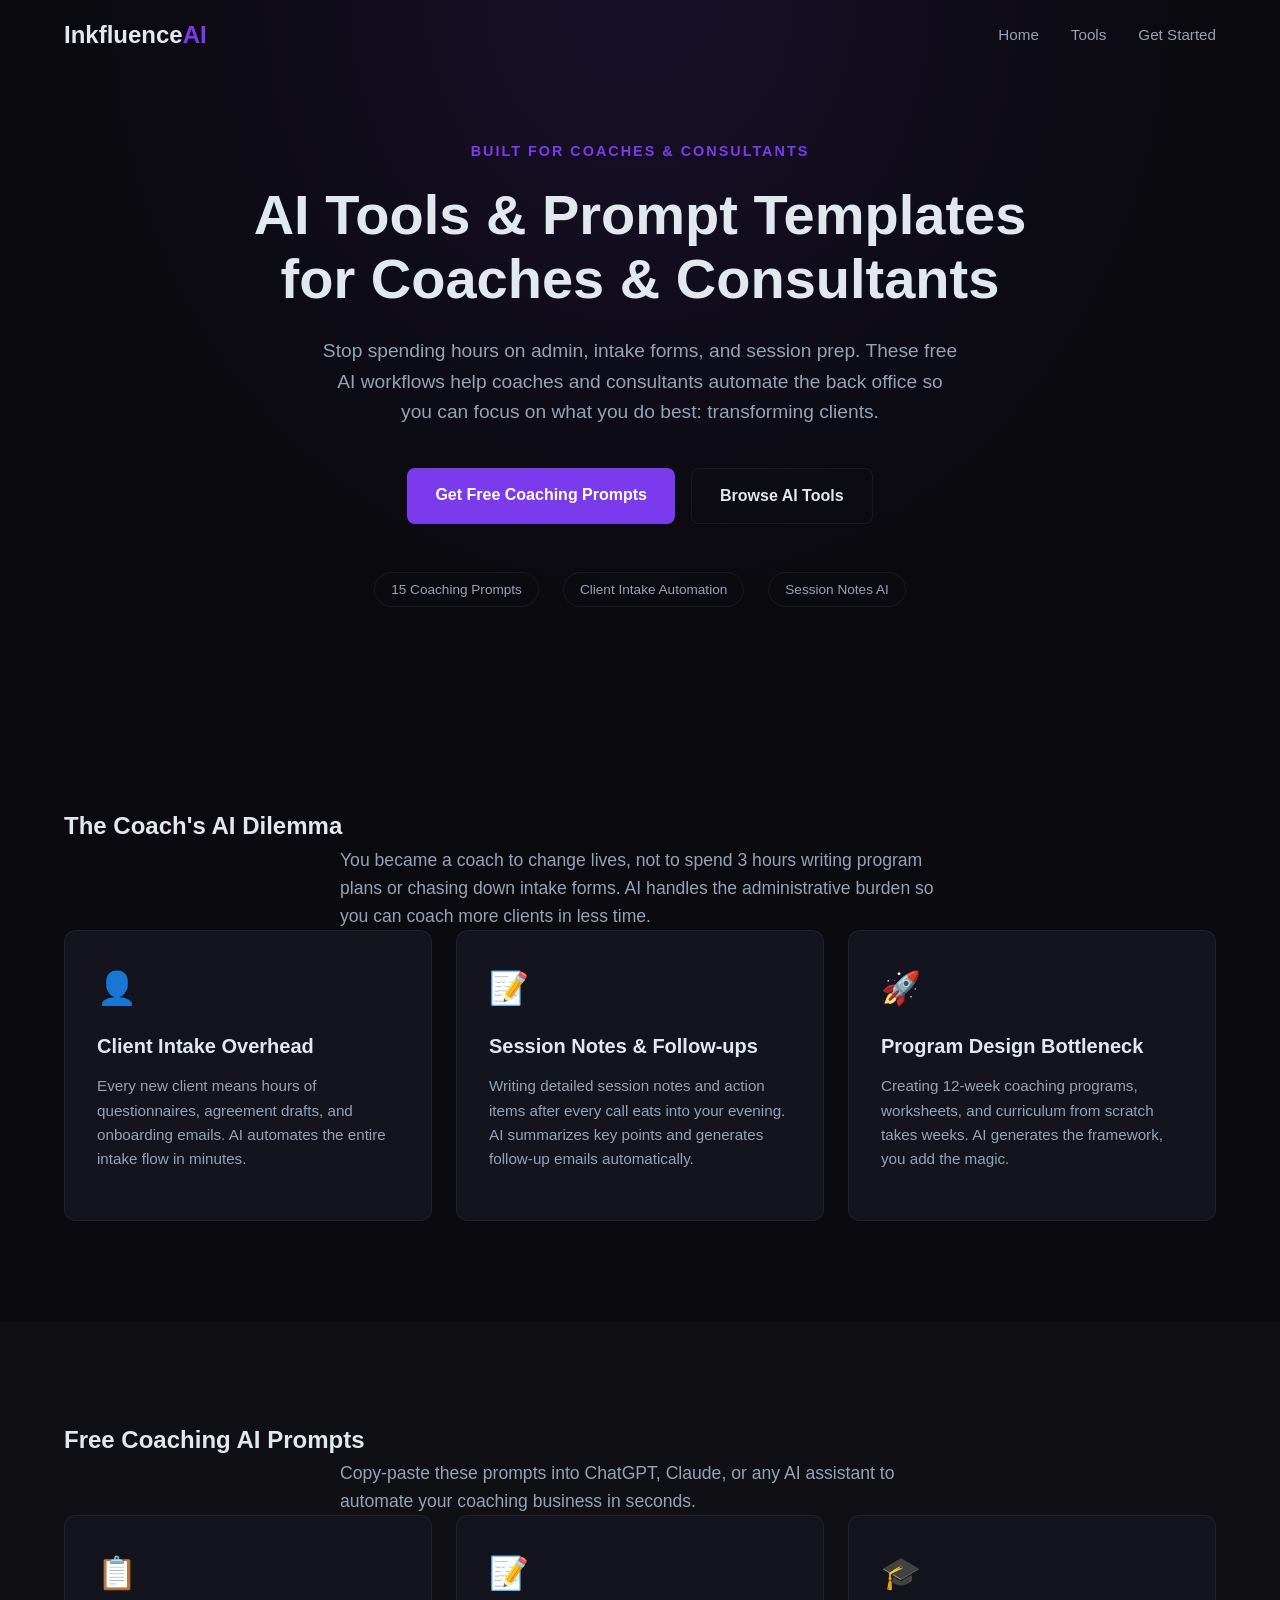
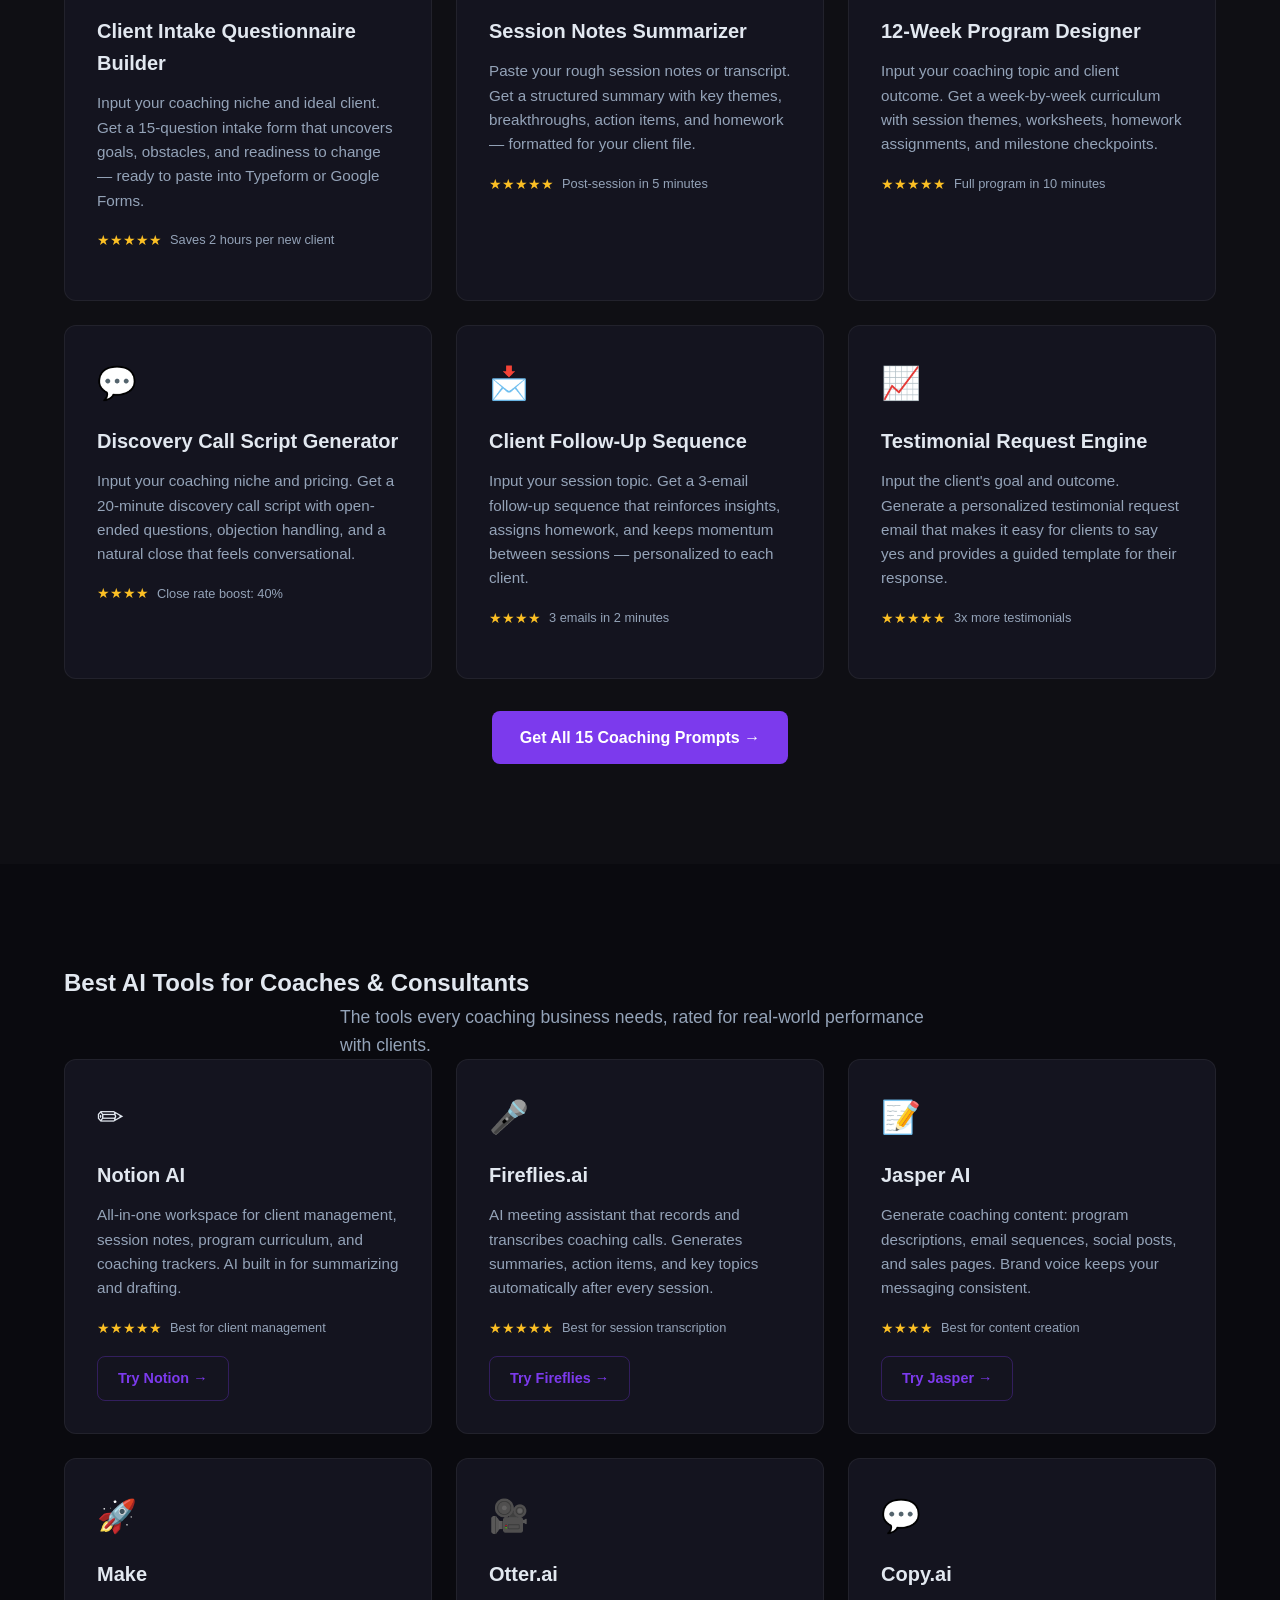
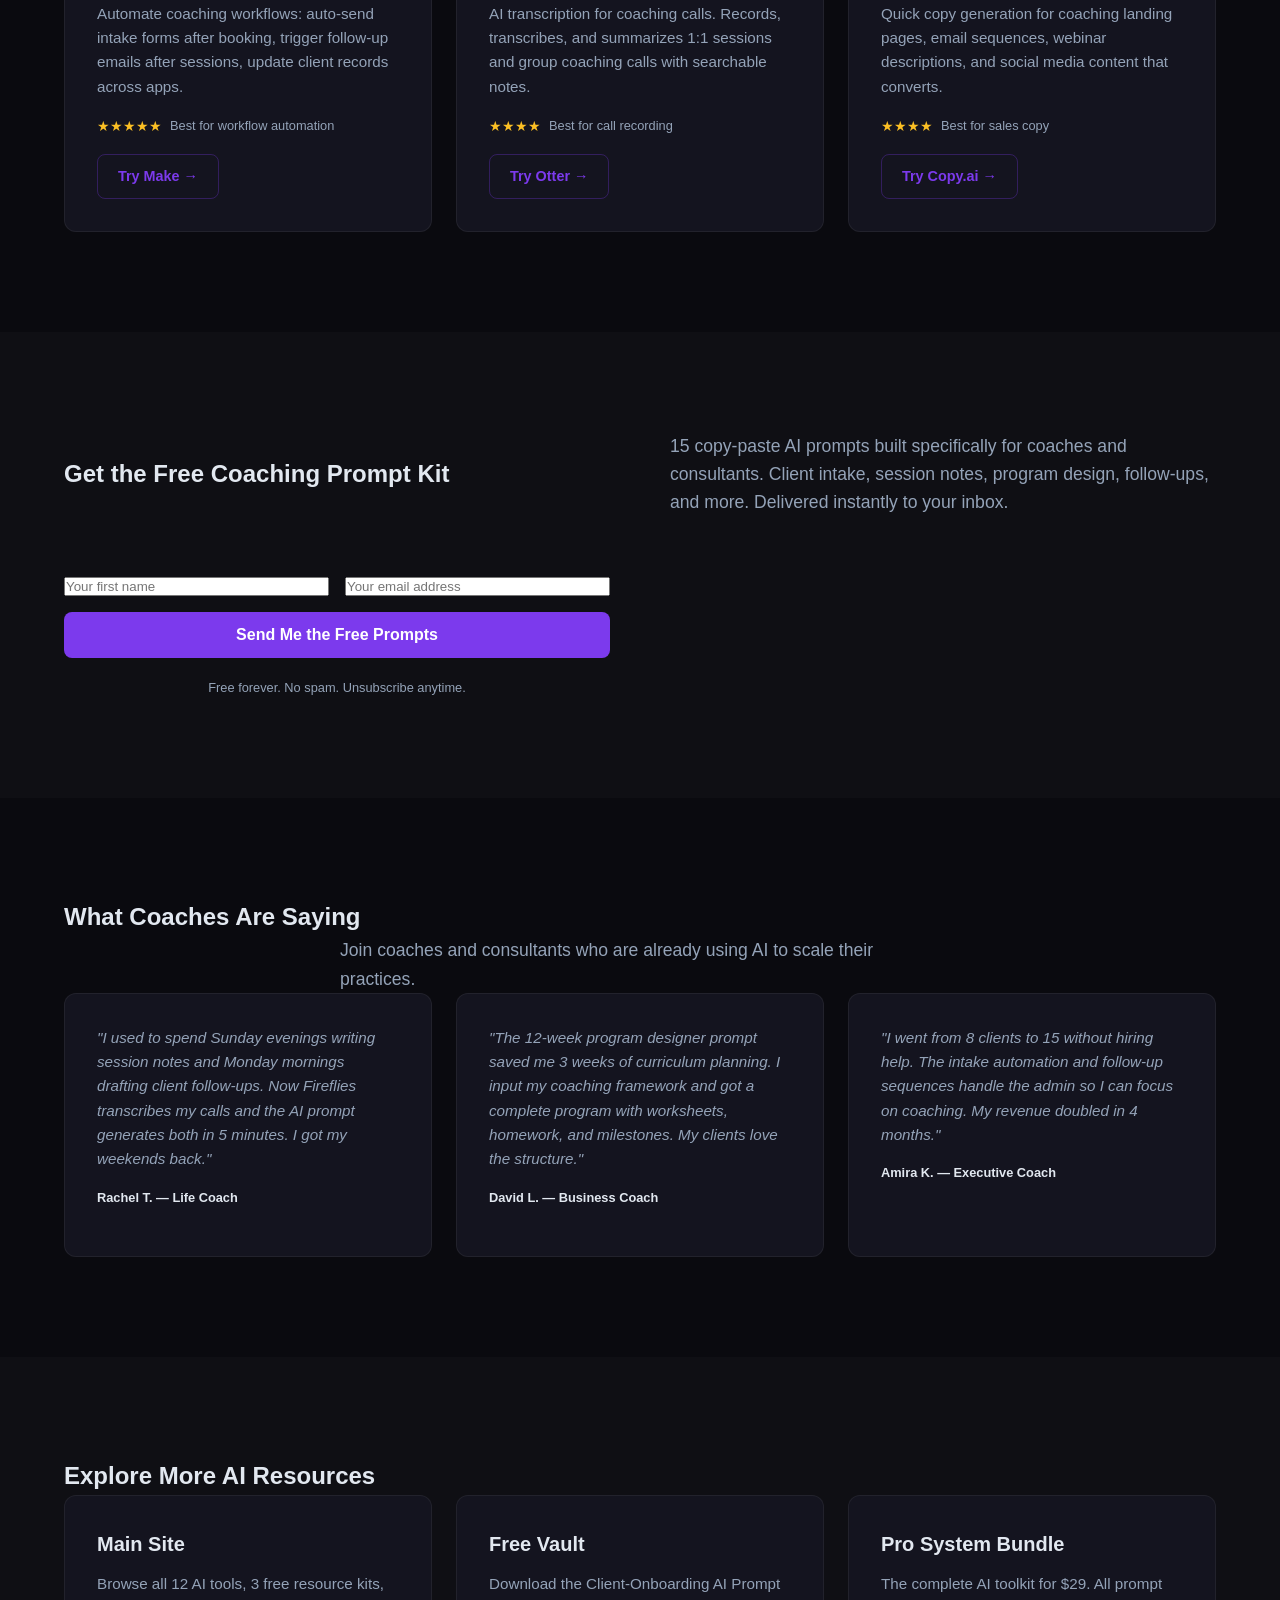
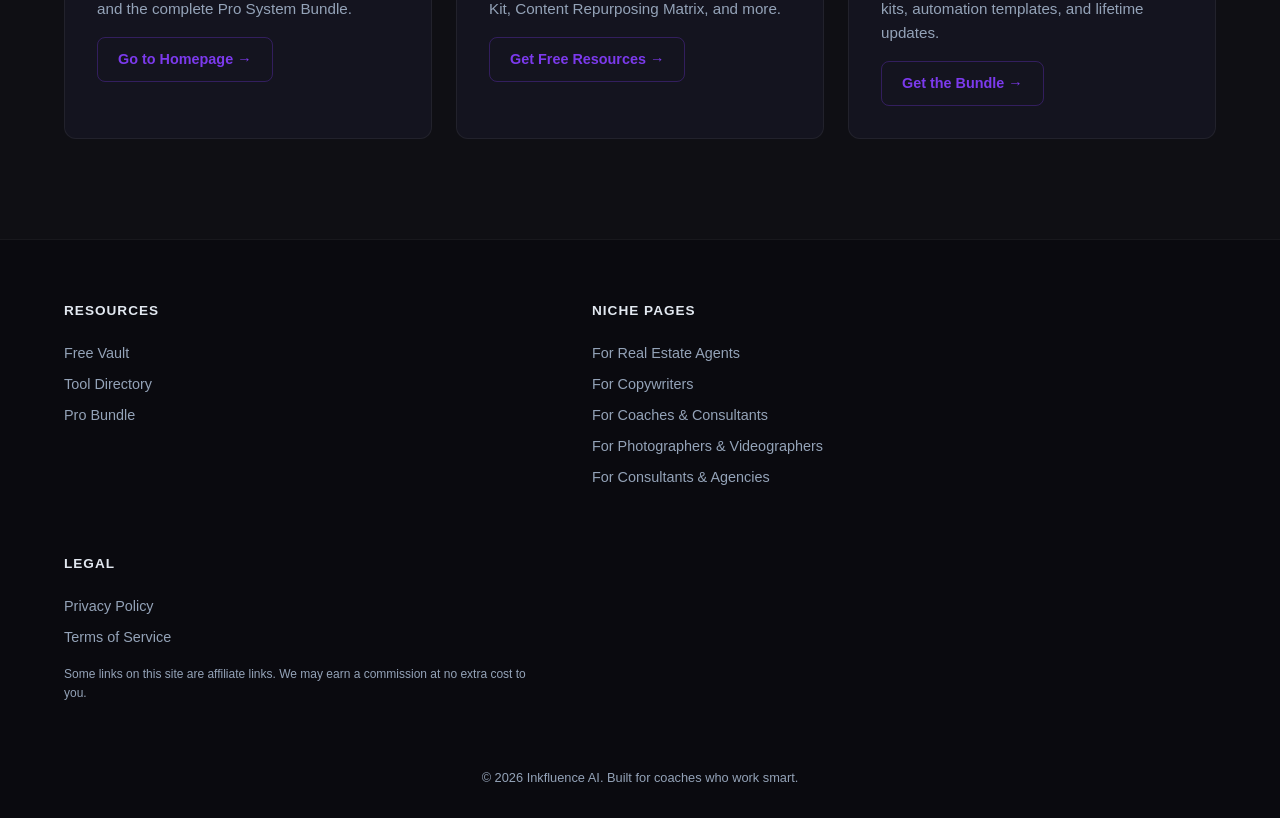
<file: coaches.html>
<!DOCTYPE html>
<html lang="en">
<head>
<!-- Google tag (gtag.js) -->
<script async src="https://www.googletagmanager.com/gtag/js?id=G-S64ZF111P6"></script>
<script>
  window.dataLayer = window.dataLayer || [];
  function gtag(){dataLayer.push(arguments);}
  gtag("js", new Date());
  gtag("config", "G-S64ZF111P6");
</script>
  <meta charset="UTF-8">
  <meta name="viewport" content="width=device-width, initial-scale=1.0">
  <title>AI Tools for Coaches &amp; Consultants - Free Prompt Templates &amp; Workflows</title>
  <meta name="description" content="Free AI prompt templates and automation workflows built for coaches and consultants. Automate client intake, session notes, program design, and marketing. Save 12+ hours a week.">
  <meta name="keywords" content="AI tools for coaches, AI prompts for consultants, coaching AI automation, client intake AI, session notes AI, coaching business AI tools">
  <meta name="author" content="Inkfluence AI">
  <meta property="og:title" content="AI Tools for Coaches &amp; Consultants - Free Prompt Templates">
  <meta property="og:description" content="Free AI prompt templates and automation workflows built for coaches and consultants.">
  <meta property="og:type" content="website">
  <link rel="icon" type="image/svg+xml" href="assets/favicon.svg">
  <link rel="stylesheet" href="styles.css">
</head>
<body>

  <!-- NAV -->
  <nav class="nav">
    <div class="container nav-inner">
      <a href="index.html" class="logo">Inkfluence<span class="logo-ai">AI</span></a>
      <div class="nav-links">
        <a href="index.html">Home</a>
        <a href="index.html#directory">Tools</a>
        <a href="index.html#capture">Get Started</a>
      </div>
    </div>
  </nav>

  <!-- HERO -->
  <header class="hero niche-hero" id="hero">
    <div class="container hero-inner">
      <p class="hero-tag">Built for Coaches &amp; Consultants</p>
      <h1>AI Tools &amp; Prompt Templates<br>for Coaches &amp; Consultants</h1>
      <p class="hero-sub">Stop spending hours on admin, intake forms, and session prep. These free AI workflows help coaches and consultants automate the back office so you can focus on what you do best: transforming clients.</p>
      <div class="hero-actions">
        <a href="#prompts" class="btn btn-primary">Get Free Coaching Prompts</a>
        <a href="#tools" class="btn btn-ghost">Browse AI Tools</a>
      </div>
      <div class="hero-proof">
        <span class="proof-badge">15 Coaching Prompts</span>
        <span class="proof-badge">Client Intake Automation</span>
        <span class="proof-badge">Session Notes AI</span>
      </div>
    </div>
  </header>

  <!-- PROBLEM SECTION -->
  <section class="section">
    <div class="container">
      <h2 class="section-title">The Coach's AI Dilemma</h2>
      <p class="section-desc">You became a coach to change lives, not to spend 3 hours writing program plans or chasing down intake forms. AI handles the administrative burden so you can coach more clients in less time.</p>
      <div class="vault-grid">
        <div class="vault-card">
          <div class="vault-icon">&#128100;</div>
          <h3>Client Intake Overhead</h3>
          <p>Every new client means hours of questionnaires, agreement drafts, and onboarding emails. AI automates the entire intake flow in minutes.</p>
        </div>
        <div class="vault-card">
          <div class="vault-icon">&#128221;</div>
          <h3>Session Notes &amp; Follow-ups</h3>
          <p>Writing detailed session notes and action items after every call eats into your evening. AI summarizes key points and generates follow-up emails automatically.</p>
        </div>
        <div class="vault-card">
          <div class="vault-icon">&#128640;</div>
          <h3>Program Design Bottleneck</h3>
          <p>Creating 12-week coaching programs, worksheets, and curriculum from scratch takes weeks. AI generates the framework, you add the magic.</p>
        </div>
      </div>
    </div>
  </section>

  <!-- PROMPTS SECTION -->
  <section class="section section-alt" id="prompts">
    <div class="container">
      <h2 class="section-title">Free Coaching AI Prompts</h2>
      <p class="section-desc">Copy-paste these prompts into ChatGPT, Claude, or any AI assistant to automate your coaching business in seconds.</p>
      <div class="vault-grid">
        <div class="vault-card">
          <div class="vault-icon">&#128203;</div>
          <h3>Client Intake Questionnaire Builder</h3>
          <p>Input your coaching niche and ideal client. Get a 15-question intake form that uncovers goals, obstacles, and readiness to change — ready to paste into Typeform or Google Forms.</p>
          <div class="tool-rating"><span class="stars">&#9733;&#9733;&#9733;&#9733;&#9733;</span><span class="rating-note">Saves 2 hours per new client</span></div>
        </div>
        <div class="vault-card">
          <div class="vault-icon">&#128221;</div>
          <h3>Session Notes Summarizer</h3>
          <p>Paste your rough session notes or transcript. Get a structured summary with key themes, breakthroughs, action items, and homework — formatted for your client file.</p>
          <div class="tool-rating"><span class="stars">&#9733;&#9733;&#9733;&#9733;&#9733;</span><span class="rating-note">Post-session in 5 minutes</span></div>
        </div>
        <div class="vault-card">
          <div class="vault-icon">&#127891;</div>
          <h3>12-Week Program Designer</h3>
          <p>Input your coaching topic and client outcome. Get a week-by-week curriculum with session themes, worksheets, homework assignments, and milestone checkpoints.</p>
          <div class="tool-rating"><span class="stars">&#9733;&#9733;&#9733;&#9733;&#9733;</span><span class="rating-note">Full program in 10 minutes</span></div>
        </div>
        <div class="vault-card">
          <div class="vault-icon">&#128172;</div>
          <h3>Discovery Call Script Generator</h3>
          <p>Input your coaching niche and pricing. Get a 20-minute discovery call script with open-ended questions, objection handling, and a natural close that feels conversational.</p>
          <div class="tool-rating"><span class="stars">&#9733;&#9733;&#9733;&#9733;</span><span class="rating-note">Close rate boost: 40%</span></div>
        </div>
        <div class="vault-card">
          <div class="vault-icon">&#128233;</div>
          <h3>Client Follow-Up Sequence</h3>
          <p>Input your session topic. Get a 3-email follow-up sequence that reinforces insights, assigns homework, and keeps momentum between sessions — personalized to each client.</p>
          <div class="tool-rating"><span class="stars">&#9733;&#9733;&#9733;&#9733;</span><span class="rating-note">3 emails in 2 minutes</span></div>
        </div>
        <div class="vault-card">
          <div class="vault-icon">&#128200;</div>
          <h3>Testimonial Request Engine</h3>
          <p>Input the client's goal and outcome. Generate a personalized testimonial request email that makes it easy for clients to say yes and provides a guided template for their response.</p>
          <div class="tool-rating"><span class="stars">&#9733;&#9733;&#9733;&#9733;&#9733;</span><span class="rating-note">3x more testimonials</span></div>
        </div>
      </div>
      <div style="text-align:center;margin-top:32px;">
        <a href="https://adelewave77.gumroad.com/l/httpsadeleswftgithubioinkfluence-ai" target="_blank" class="btn btn-primary">Get All 15 Coaching Prompts &rarr;</a>
      </div>
    </div>
  </section>

  <!-- TOOLS SECTION -->
  <section class="section" id="tools">
    <div class="container">
      <h2 class="section-title">Best AI Tools for Coaches &amp; Consultants</h2>
      <p class="section-desc">The tools every coaching business needs, rated for real-world performance with clients.</p>
      <div class="vault-grid">
        <div class="vault-card">
          <div class="vault-icon">&#9999;</div>
          <h3>Notion AI</h3>
          <p>All-in-one workspace for client management, session notes, program curriculum, and coaching trackers. AI built in for summarizing and drafting.</p>
          <div class="tool-rating"><span class="stars">&#9733;&#9733;&#9733;&#9733;&#9733;</span><span class="rating-note">Best for client management</span></div>
          <a href="https://notion.so" target="_blank" rel="noopener" class="btn btn-outline btn-sm">Try Notion &rarr;</a>
        </div>
        <div class="vault-card">
          <div class="vault-icon">&#127908;</div>
          <h3>Fireflies.ai</h3>
          <p>AI meeting assistant that records and transcribes coaching calls. Generates summaries, action items, and key topics automatically after every session.</p>
          <div class="tool-rating"><span class="stars">&#9733;&#9733;&#9733;&#9733;&#9733;</span><span class="rating-note">Best for session transcription</span></div>
          <a href="https://fireflies.ai" target="_blank" rel="noopener" class="btn btn-outline btn-sm">Try Fireflies &rarr;</a>
        </div>
        <div class="vault-card">
          <div class="vault-icon">&#128221;</div>
          <h3>Jasper AI</h3>
          <p>Generate coaching content: program descriptions, email sequences, social posts, and sales pages. Brand voice keeps your messaging consistent.</p>
          <div class="tool-rating"><span class="stars">&#9733;&#9733;&#9733;&#9733;</span><span class="rating-note">Best for content creation</span></div>
          <a href="https://jasper.ai" target="_blank" rel="noopener" class="btn btn-outline btn-sm">Try Jasper &rarr;</a>
        </div>
        <div class="vault-card">
          <div class="vault-icon">&#128640;</div>
          <h3>Make</h3>
          <p>Automate coaching workflows: auto-send intake forms after booking, trigger follow-up emails after sessions, update client records across apps.</p>
          <div class="tool-rating"><span class="stars">&#9733;&#9733;&#9733;&#9733;&#9733;</span><span class="rating-note">Best for workflow automation</span></div>
          <a href="https://make.com" target="_blank" rel="noopener" class="btn btn-outline btn-sm">Try Make &rarr;</a>
        </div>
        <div class="vault-card">
          <div class="vault-icon">&#127909;</div>
          <h3>Otter.ai</h3>
          <p>AI transcription for coaching calls. Records, transcribes, and summarizes 1:1 sessions and group coaching calls with searchable notes.</p>
          <div class="tool-rating"><span class="stars">&#9733;&#9733;&#9733;&#9733;</span><span class="rating-note">Best for call recording</span></div>
          <a href="https://otter.ai" target="_blank" rel="noopener" class="btn btn-outline btn-sm">Try Otter &rarr;</a>
        </div>
        <div class="vault-card">
          <div class="vault-icon">&#128172;</div>
          <h3>Copy.ai</h3>
          <p>Quick copy generation for coaching landing pages, email sequences, webinar descriptions, and social media content that converts.</p>
          <div class="tool-rating"><span class="stars">&#9733;&#9733;&#9733;&#9733;</span><span class="rating-note">Best for sales copy</span></div>
          <a href="https://copy.ai" target="_blank" rel="noopener" class="btn btn-outline btn-sm">Try Copy.ai &rarr;</a>
        </div>
      </div>
    </div>
  </section>

  <!-- EMAIL CAPTURE -->
  <section class="section section-alt" id="capture">
    <div class="container capture-inner">
      <h2 class="section-title">Get the Free Coaching Prompt Kit</h2>
      <p class="section-desc">15 copy-paste AI prompts built specifically for coaches and consultants. Client intake, session notes, program design, follow-ups, and more. Delivered instantly to your inbox.</p>
      <form class="capture-form" action="https://formsubmit.co/adeleswft@gmail.com?next=https://adeleswft.github.io/inkfluence-ai/thankyou.html" method="POST">
        <div class="form-row">
          <input type="text" placeholder="Your first name" required>
          <input type="email" placeholder="Your email address" required>
        </div>
        <button type="submit" class="btn btn-primary btn-full">Send Me the Free Prompts</button>
        <p class="form-note">Free forever. No spam. Unsubscribe anytime.</p>
      </form>
    </div>
  </section>

  <!-- TESTIMONIALS -->
  <section class="section">
    <div class="container">
      <h2 class="section-title">What Coaches Are Saying</h2>
      <p class="section-desc">Join coaches and consultants who are already using AI to scale their practices.</p>
      <div class="vault-grid">
        <div class="vault-card">
          <p style="font-style:italic;color:var(--text-muted);margin-bottom:16px;">"I used to spend Sunday evenings writing session notes and Monday mornings drafting client follow-ups. Now Fireflies transcribes my calls and the AI prompt generates both in 5 minutes. I got my weekends back."</p>
          <div class="tool-rating"><span class="rating-note" style="font-weight:600;color:var(--text);">Rachel T. &mdash; Life Coach</span></div>
        </div>
        <div class="vault-card">
          <p style="font-style:italic;color:var(--text-muted);margin-bottom:16px;">"The 12-week program designer prompt saved me 3 weeks of curriculum planning. I input my coaching framework and got a complete program with worksheets, homework, and milestones. My clients love the structure."</p>
          <div class="tool-rating"><span class="rating-note" style="font-weight:600;color:var(--text);">David L. &mdash; Business Coach</span></div>
        </div>
        <div class="vault-card">
          <p style="font-style:italic;color:var(--text-muted);margin-bottom:16px;">"I went from 8 clients to 15 without hiring help. The intake automation and follow-up sequences handle the admin so I can focus on coaching. My revenue doubled in 4 months."</p>
          <div class="tool-rating"><span class="rating-note" style="font-weight:600;color:var(--text);">Amira K. &mdash; Executive Coach</span></div>
        </div>
      </div>
    </div>
  </section>

  <!-- INTERNAL LINKS -->
  <section class="section section-alt">
    <div class="container">
      <h2 class="section-title">Explore More AI Resources</h2>
      <div class="vault-grid">
        <div class="vault-card">
          <h3>Main Site</h3>
          <p>Browse all 12 AI tools, 3 free resource kits, and the complete Pro System Bundle.</p>
          <a href="index.html" class="btn btn-outline btn-sm">Go to Homepage &rarr;</a>
        </div>
        <div class="vault-card">
          <h3>Free Vault</h3>
          <p>Download the Client-Onboarding AI Prompt Kit, Content Repurposing Matrix, and more.</p>
          <a href="index.html#vault" class="btn btn-outline btn-sm">Get Free Resources &rarr;</a>
        </div>
        <div class="vault-card">
          <h3>Pro System Bundle</h3>
          <p>The complete AI toolkit for $29. All prompt kits, automation templates, and lifetime updates.</p>
          <a href="https://adelewave77.gumroad.com/l/httpsadeleswftgithubioinkfluence-ai" target="_blank" class="btn btn-outline btn-sm">Get the Bundle &rarr;</a>
        </div>
      </div>
    </div>
  </section>

  <!-- FOOTER -->
  <footer class="footer">
    <div class="container footer-inner">
      <div class="footer-col">
        <h4>Resources</h4>
        <a href="index.html#vault">Free Vault</a>
        <a href="index.html#directory">Tool Directory</a>
        <a href="https://adelewave77.gumroad.com/l/httpsadeleswftgithubioinkfluence-ai" target="_blank">Pro Bundle</a>
      </div>
      <div class="footer-col">
        <h4>Niche Pages</h4>
        <a href="real-estate.html">For Real Estate Agents</a>
        <a href="copywriters.html">For Copywriters</a>
        <a href="coaches.html">For Coaches &amp; Consultants</a>
        <a href="photographers.html">For Photographers &amp; Videographers</a>
        <a href="consultants.html">For Consultants &amp; Agencies</a>
      </div>
      <div class="footer-col">
        <h4>Legal</h4>
        <a href="#">Privacy Policy</a>
        <a href="#">Terms of Service</a>
        <p style="font-size:0.75rem;color:var(--text-muted);margin-top:12px;">Some links on this site are affiliate links. We may earn a commission at no extra cost to you.</p>
      </div>
    </div>
    <div class="container">
      <p style="text-align:center;padding:24px 0 0;color:var(--text-muted);font-size:0.8rem;">&copy; 2026 Inkfluence AI. Built for coaches who work smart.</p>
    </div>
  </footer>

  <script src="script.js"></script>
  <script src="analytics.js"></script>
</body>
</html>
</file>
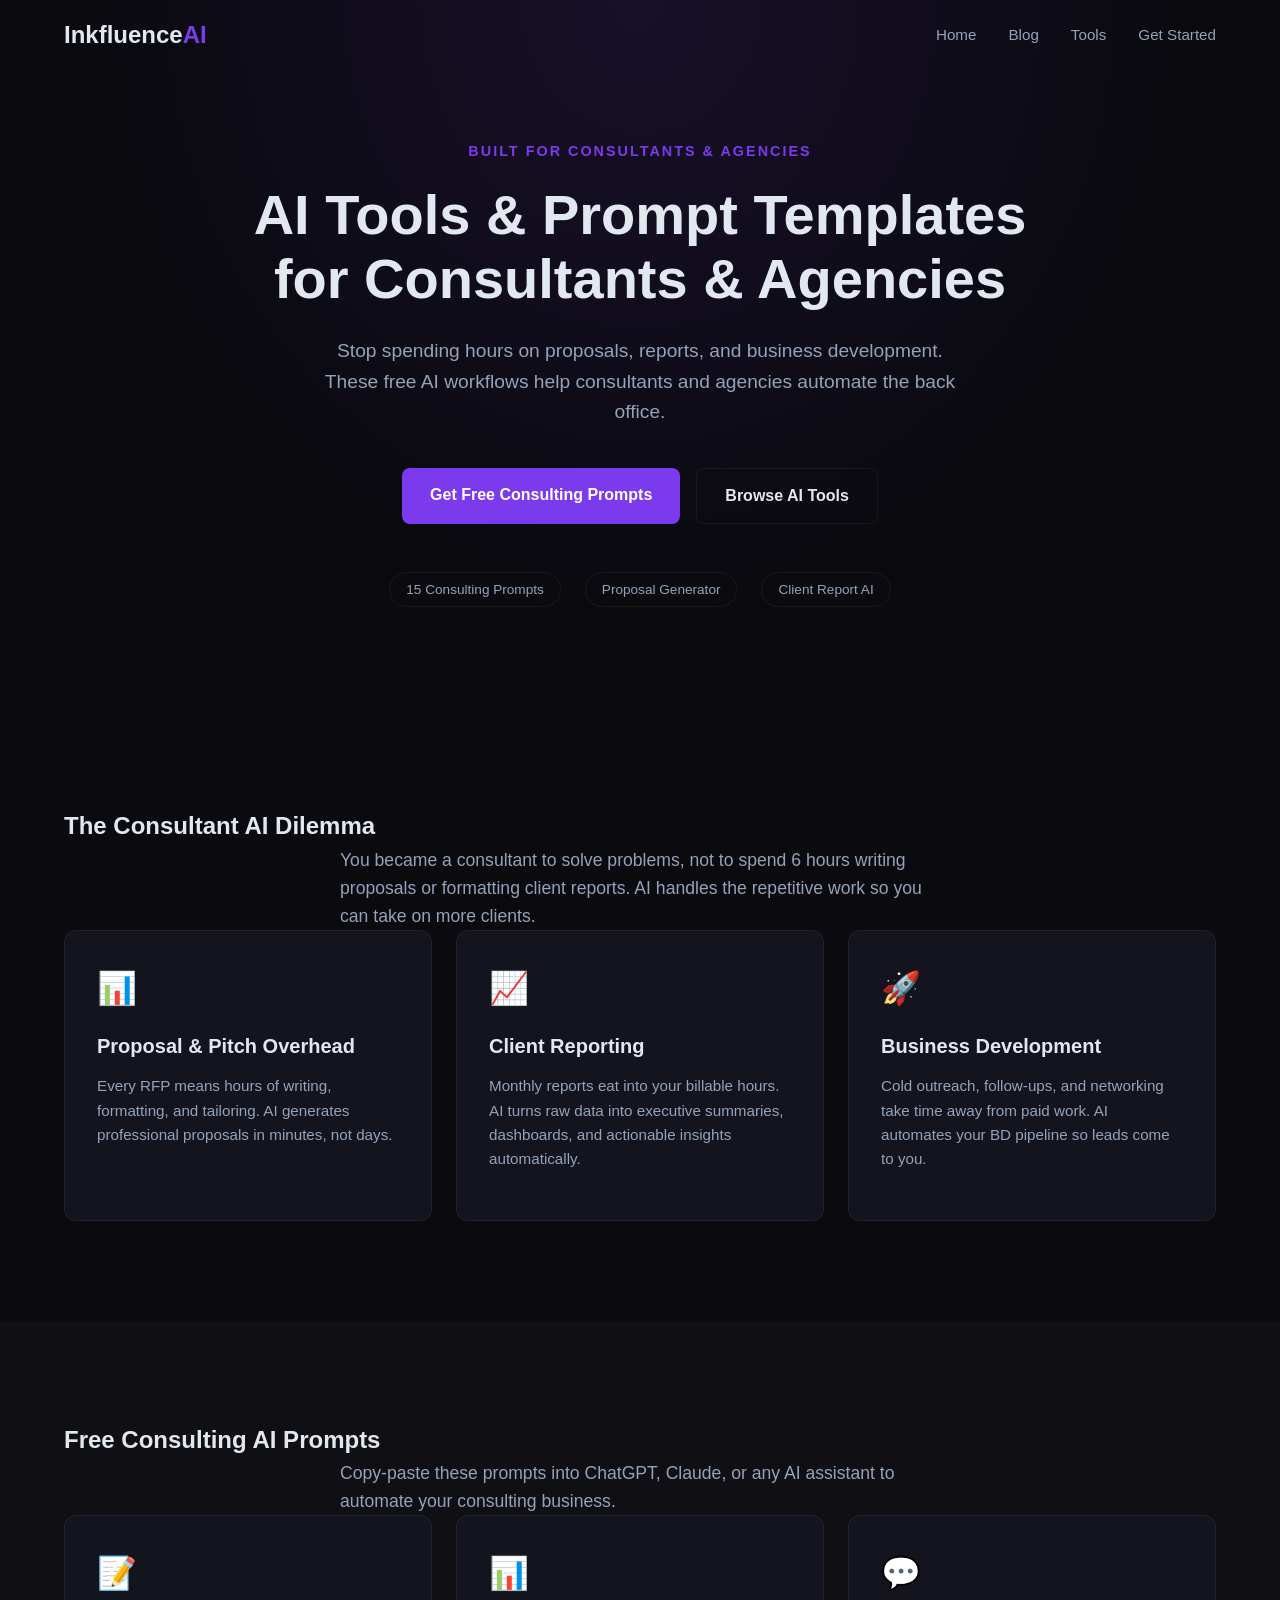
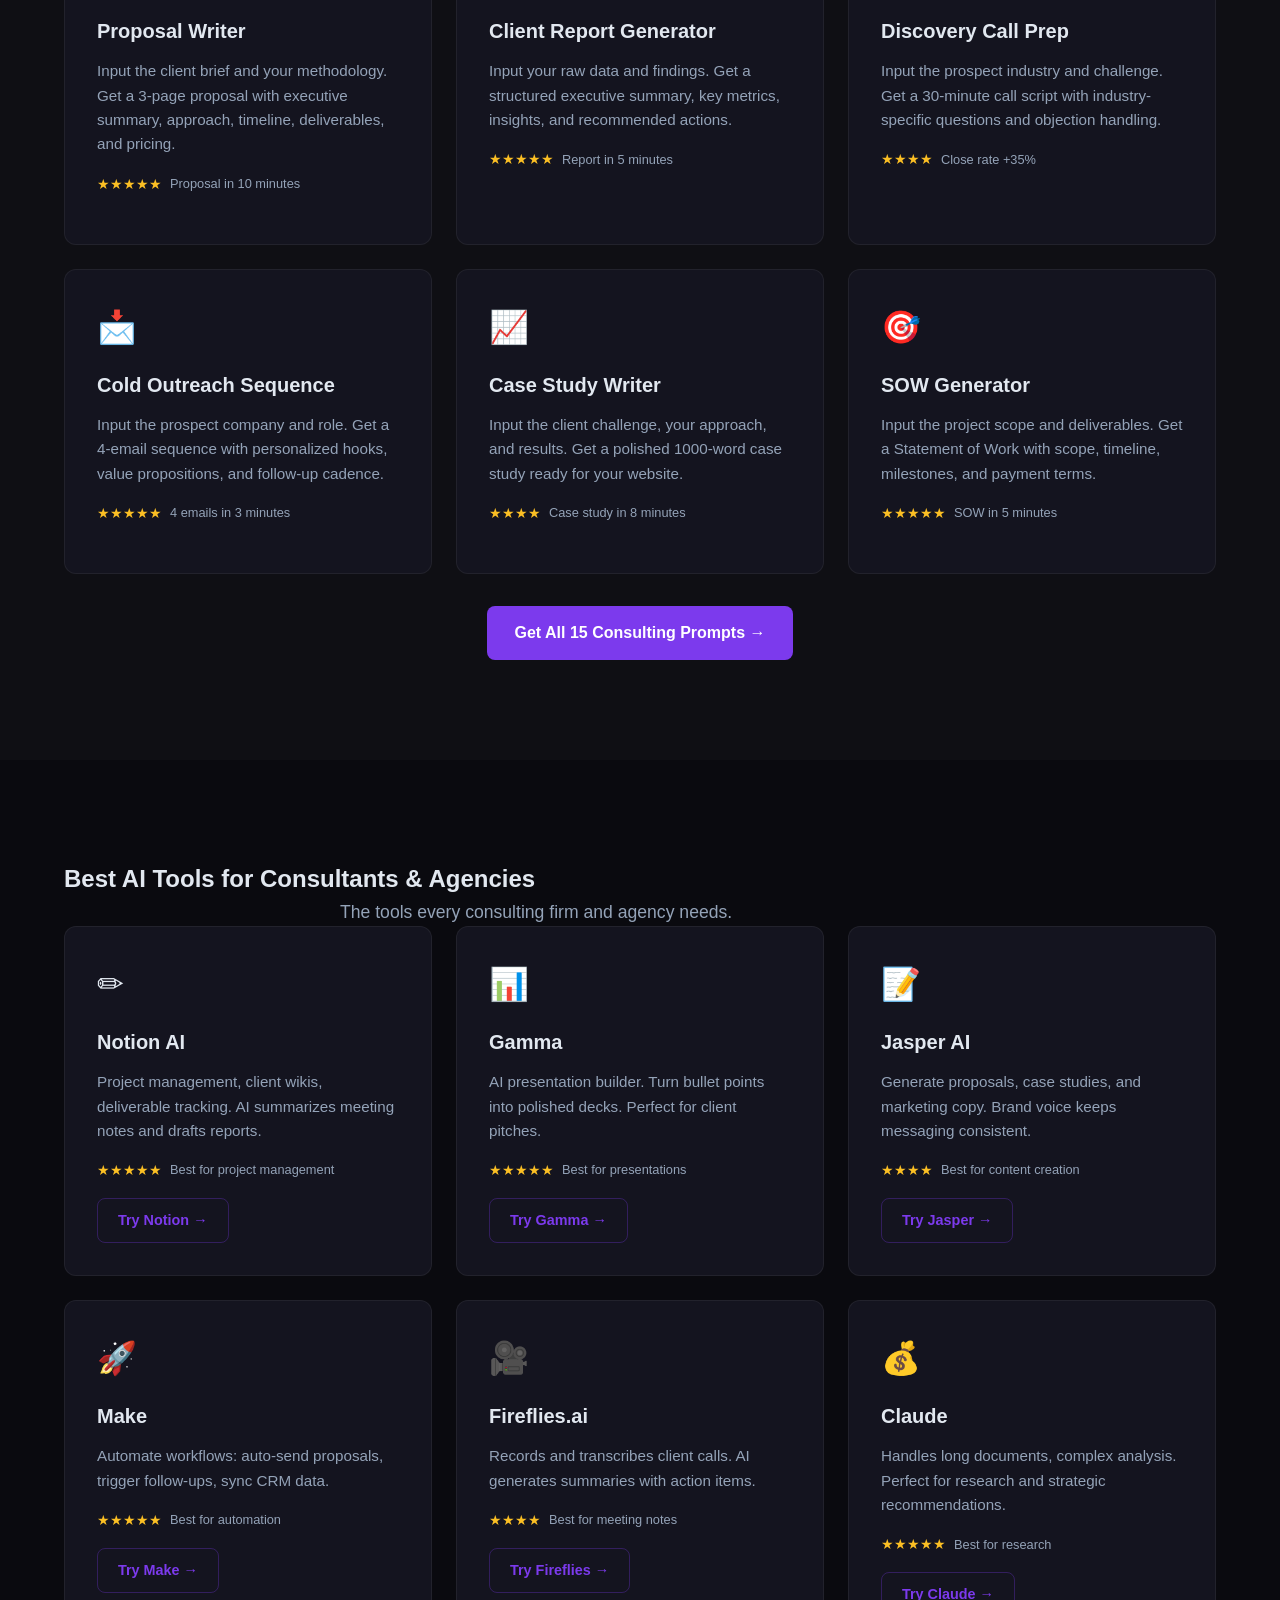
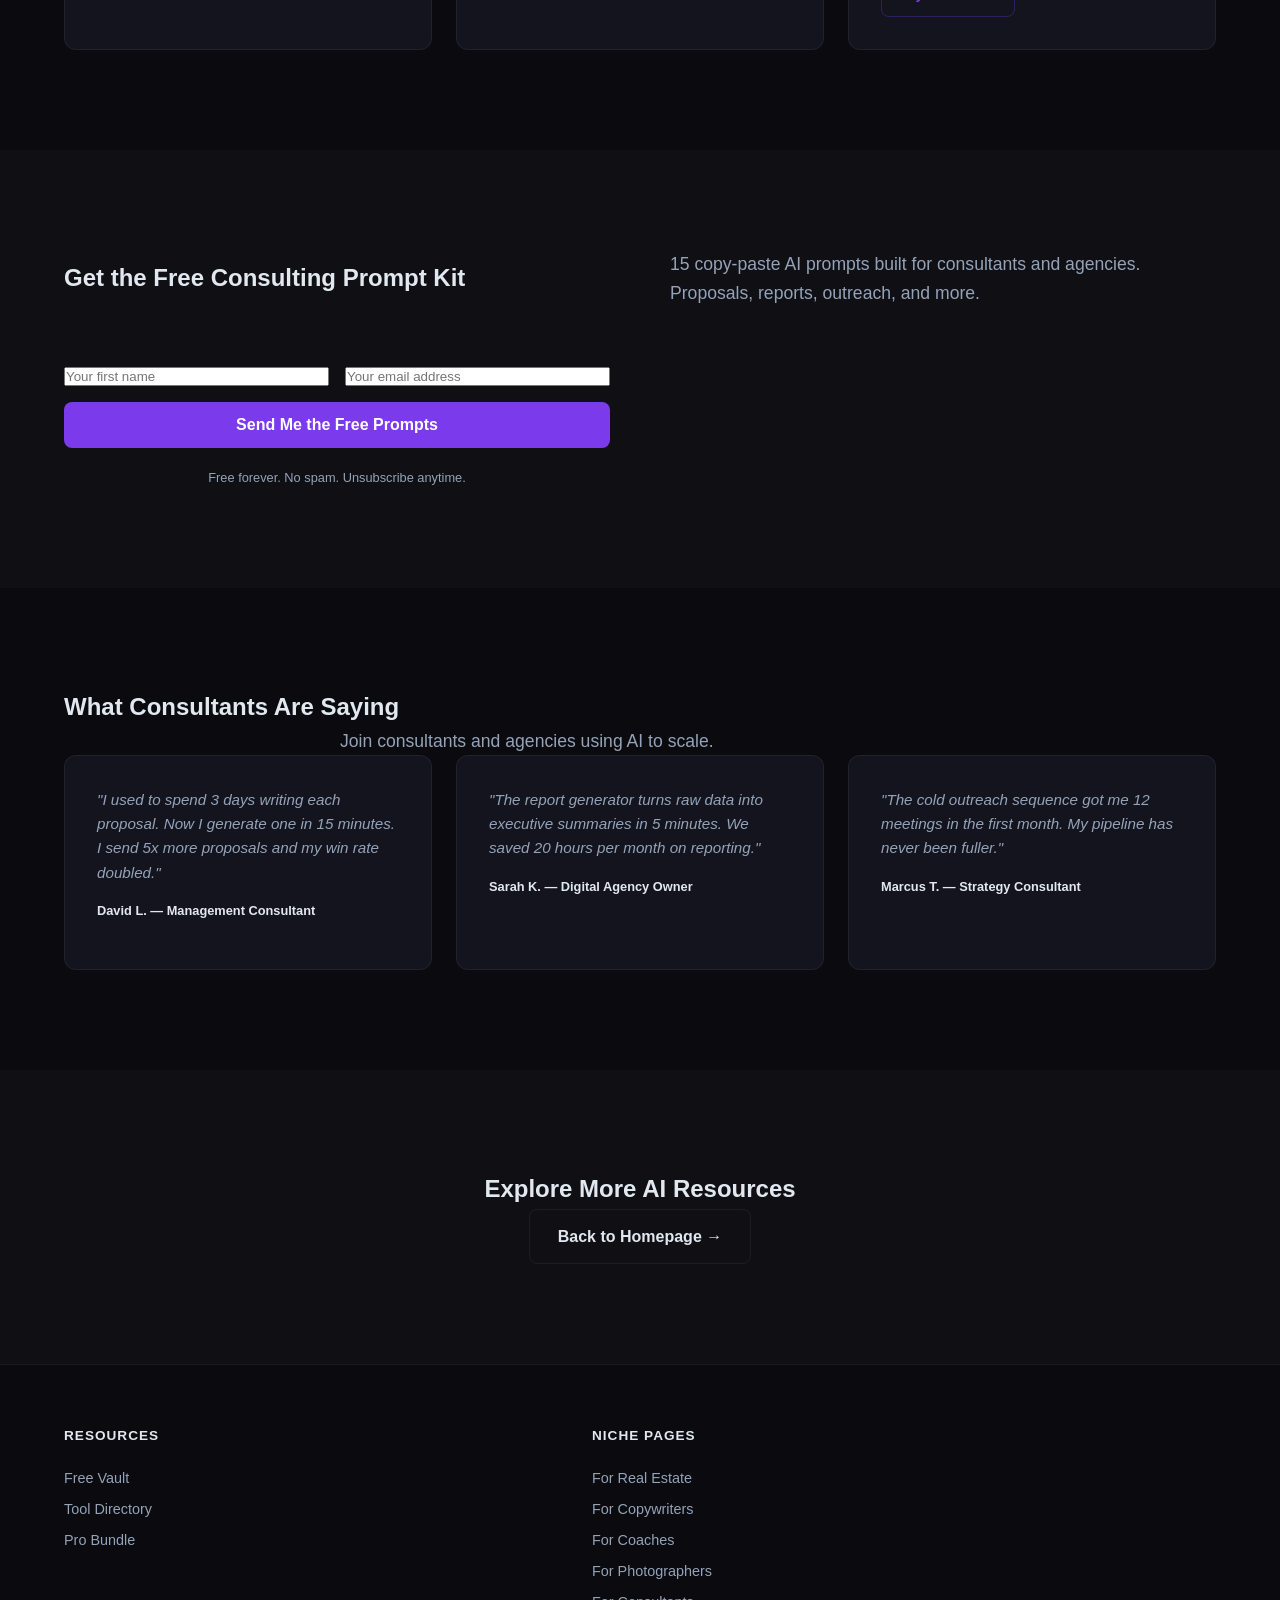
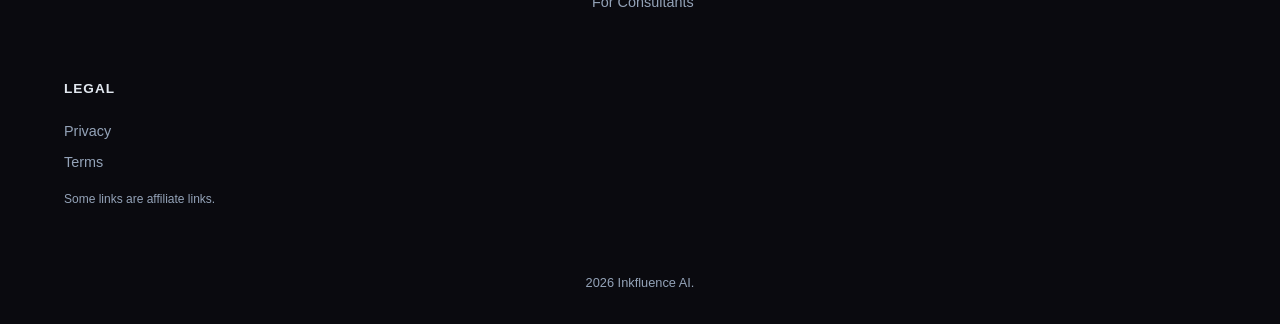
<file: consultants.html>
<!DOCTYPE html>
<html lang="en">
<head>
<!-- Google tag (gtag.js) -->
<script async src="https://www.googletagmanager.com/gtag/js?id=G-S64ZF111P6"></script>
<script>
  window.dataLayer = window.dataLayer || [];
  function gtag(){dataLayer.push(arguments);}
  gtag("js", new Date());
  gtag("config", "G-S64ZF111P6");
</script>
  <meta charset="UTF-8">
  <meta name="viewport" content="width=device-width, initial-scale=1.0">
  <title>AI Tools for Consultants &amp; Agencies - Free Prompt Templates</title>
  <meta name="description" content="Free AI prompt templates and automation workflows for consultants and agencies. Automate proposals, reports, and business development.">
  <meta name="keywords" content="AI tools for consultants, AI tools for agencies, consulting AI automation, agency AI workflows, proposal AI generator">
  <meta name="author" content="Inkfluence AI">
  <link rel="icon" type="image/svg+xml" href="assets/favicon.svg">
  <link rel="stylesheet" href="styles.css">
</head>
<body>
  <nav class="nav"><div class="container nav-inner"><a href="index.html" class="logo">Inkfluence<span class="logo-ai">AI</span></a><div class="nav-links"><a href="index.html">Home</a><a href="blog.html">Blog</a><a href="index.html#directory">Tools</a><a href="index.html#capture">Get Started</a></div></div></nav>
  <header class="hero niche-hero"><div class="container hero-inner"><p class="hero-tag">Built for Consultants &amp; Agencies</p><h1>AI Tools &amp; Prompt Templates<br>for Consultants &amp; Agencies</h1><p class="hero-sub">Stop spending hours on proposals, reports, and business development. These free AI workflows help consultants and agencies automate the back office.</p><div class="hero-actions"><a href="#prompts" class="btn btn-primary">Get Free Consulting Prompts</a><a href="#tools" class="btn btn-ghost">Browse AI Tools</a></div><div class="hero-proof"><span class="proof-badge">15 Consulting Prompts</span><span class="proof-badge">Proposal Generator</span><span class="proof-badge">Client Report AI</span></div></div></header>
  <section class="section"><div class="container"><h2 class="section-title">The Consultant AI Dilemma</h2><p class="section-desc">You became a consultant to solve problems, not to spend 6 hours writing proposals or formatting client reports. AI handles the repetitive work so you can take on more clients.</p><div class="vault-grid"><div class="vault-card"><div class="vault-icon">&#128202;</div><h3>Proposal &amp; Pitch Overhead</h3><p>Every RFP means hours of writing, formatting, and tailoring. AI generates professional proposals in minutes, not days.</p></div><div class="vault-card"><div class="vault-icon">&#128200;</div><h3>Client Reporting</h3><p>Monthly reports eat into your billable hours. AI turns raw data into executive summaries, dashboards, and actionable insights automatically.</p></div><div class="vault-card"><div class="vault-icon">&#128640;</div><h3>Business Development</h3><p>Cold outreach, follow-ups, and networking take time away from paid work. AI automates your BD pipeline so leads come to you.</p></div></div></div></section>
  <section class="section section-alt" id="prompts"><div class="container"><h2 class="section-title">Free Consulting AI Prompts</h2><p class="section-desc">Copy-paste these prompts into ChatGPT, Claude, or any AI assistant to automate your consulting business.</p><div class="vault-grid">
    <div class="vault-card"><div class="vault-icon">&#128221;</div><h3>Proposal Writer</h3><p>Input the client brief and your methodology. Get a 3-page proposal with executive summary, approach, timeline, deliverables, and pricing.</p><div class="tool-rating"><span class="stars">&#9733;&#9733;&#9733;&#9733;&#9733;</span><span class="rating-note">Proposal in 10 minutes</span></div></div>
    <div class="vault-card"><div class="vault-icon">&#128202;</div><h3>Client Report Generator</h3><p>Input your raw data and findings. Get a structured executive summary, key metrics, insights, and recommended actions.</p><div class="tool-rating"><span class="stars">&#9733;&#9733;&#9733;&#9733;&#9733;</span><span class="rating-note">Report in 5 minutes</span></div></div>
    <div class="vault-card"><div class="vault-icon">&#128172;</div><h3>Discovery Call Prep</h3><p>Input the prospect industry and challenge. Get a 30-minute call script with industry-specific questions and objection handling.</p><div class="tool-rating"><span class="stars">&#9733;&#9733;&#9733;&#9733;</span><span class="rating-note">Close rate +35%</span></div></div>
    <div class="vault-card"><div class="vault-icon">&#128233;</div><h3>Cold Outreach Sequence</h3><p>Input the prospect company and role. Get a 4-email sequence with personalized hooks, value propositions, and follow-up cadence.</p><div class="tool-rating"><span class="stars">&#9733;&#9733;&#9733;&#9733;&#9733;</span><span class="rating-note">4 emails in 3 minutes</span></div></div>
    <div class="vault-card"><div class="vault-icon">&#128200;</div><h3>Case Study Writer</h3><p>Input the client challenge, your approach, and results. Get a polished 1000-word case study ready for your website.</p><div class="tool-rating"><span class="stars">&#9733;&#9733;&#9733;&#9733;</span><span class="rating-note">Case study in 8 minutes</span></div></div>
    <div class="vault-card"><div class="vault-icon">&#127919;</div><h3>SOW Generator</h3><p>Input the project scope and deliverables. Get a Statement of Work with scope, timeline, milestones, and payment terms.</p><div class="tool-rating"><span class="stars">&#9733;&#9733;&#9733;&#9733;&#9733;</span><span class="rating-note">SOW in 5 minutes</span></div></div>
  </div><div style="text-align:center;margin-top:32px;"><a href="https://adelewave77.gumroad.com/l/httpsadeleswftgithubioinkfluence-ai" target="_blank" class="btn btn-primary">Get All 15 Consulting Prompts &rarr;</a></div></div></section>
  <section class="section" id="tools"><div class="container"><h2 class="section-title">Best AI Tools for Consultants &amp; Agencies</h2><p class="section-desc">The tools every consulting firm and agency needs.</p><div class="vault-grid">
    <div class="vault-card"><div class="vault-icon">&#9999;</div><h3>Notion AI</h3><p>Project management, client wikis, deliverable tracking. AI summarizes meeting notes and drafts reports.</p><div class="tool-rating"><span class="stars">&#9733;&#9733;&#9733;&#9733;&#9733;</span><span class="rating-note">Best for project management</span></div><a href="https://notion.so" target="_blank" class="btn btn-outline btn-sm">Try Notion &rarr;</a></div>
    <div class="vault-card"><div class="vault-icon">&#128202;</div><h3>Gamma</h3><p>AI presentation builder. Turn bullet points into polished decks. Perfect for client pitches.</p><div class="tool-rating"><span class="stars">&#9733;&#9733;&#9733;&#9733;&#9733;</span><span class="rating-note">Best for presentations</span></div><a href="https://gamma.app" target="_blank" class="btn btn-outline btn-sm">Try Gamma &rarr;</a></div>
    <div class="vault-card"><div class="vault-icon">&#128221;</div><h3>Jasper AI</h3><p>Generate proposals, case studies, and marketing copy. Brand voice keeps messaging consistent.</p><div class="tool-rating"><span class="stars">&#9733;&#9733;&#9733;&#9733;</span><span class="rating-note">Best for content creation</span></div><a href="https://jasper.ai" target="_blank" class="btn btn-outline btn-sm">Try Jasper &rarr;</a></div>
    <div class="vault-card"><div class="vault-icon">&#128640;</div><h3>Make</h3><p>Automate workflows: auto-send proposals, trigger follow-ups, sync CRM data.</p><div class="tool-rating"><span class="stars">&#9733;&#9733;&#9733;&#9733;&#9733;</span><span class="rating-note">Best for automation</span></div><a href="https://make.com" target="_blank" class="btn btn-outline btn-sm">Try Make &rarr;</a></div>
    <div class="vault-card"><div class="vault-icon">&#127909;</div><h3>Fireflies.ai</h3><p>Records and transcribes client calls. AI generates summaries with action items.</p><div class="tool-rating"><span class="stars">&#9733;&#9733;&#9733;&#9733;</span><span class="rating-note">Best for meeting notes</span></div><a href="https://fireflies.ai" target="_blank" class="btn btn-outline btn-sm">Try Fireflies &rarr;</a></div>
    <div class="vault-card"><div class="vault-icon">&#128176;</div><h3>Claude</h3><p>Handles long documents, complex analysis. Perfect for research and strategic recommendations.</p><div class="tool-rating"><span class="stars">&#9733;&#9733;&#9733;&#9733;&#9733;</span><span class="rating-note">Best for research</span></div><a href="https://claude.ai" target="_blank" class="btn btn-outline btn-sm">Try Claude &rarr;</a></div>
  </div></div></section>
  <section class="section section-alt" id="capture"><div class="container capture-inner"><h2 class="section-title">Get the Free Consulting Prompt Kit</h2><p class="section-desc">15 copy-paste AI prompts built for consultants and agencies. Proposals, reports, outreach, and more.</p><form class="capture-form" action="https://formsubmit.co/adeleswft@gmail.com?next=https://adeleswft.github.io/inkfluence-ai/thankyou.html" method="POST"><div class="form-row"><input type="text" placeholder="Your first name" required><input type="email" placeholder="Your email address" required></div><button type="submit" class="btn btn-primary btn-full">Send Me the Free Prompts</button><p class="form-note">Free forever. No spam. Unsubscribe anytime.</p></form></div></section>
  <section class="section"><div class="container"><h2 class="section-title">What Consultants Are Saying</h2><p class="section-desc">Join consultants and agencies using AI to scale.</p><div class="vault-grid"><div class="vault-card"><p style="font-style:italic;color:var(--text-muted);margin-bottom:16px;">"I used to spend 3 days writing each proposal. Now I generate one in 15 minutes. I send 5x more proposals and my win rate doubled."</p><div class="tool-rating"><span class="rating-note" style="font-weight:600;color:var(--text);">David L. &mdash; Management Consultant</span></div></div><div class="vault-card"><p style="font-style:italic;color:var(--text-muted);margin-bottom:16px;">"The report generator turns raw data into executive summaries in 5 minutes. We saved 20 hours per month on reporting."</p><div class="tool-rating"><span class="rating-note" style="font-weight:600;color:var(--text);">Sarah K. &mdash; Digital Agency Owner</span></div></div><div class="vault-card"><p style="font-style:italic;color:var(--text-muted);margin-bottom:16px;">"The cold outreach sequence got me 12 meetings in the first month. My pipeline has never been fuller."</p><div class="tool-rating"><span class="rating-note" style="font-weight:600;color:var(--text);">Marcus T. &mdash; Strategy Consultant</span></div></div></div></div></section>
  <section class="section section-alt"><div class="container" style="text-align:center;"><h2 class="section-title">Explore More AI Resources</h2><a href="index.html" class="btn btn-ghost">Back to Homepage &rarr;</a></div></section>
  <footer class="footer"><div class="container footer-inner"><div class="footer-col"><h4>Resources</h4><a href="index.html#vault">Free Vault</a><a href="index.html#directory">Tool Directory</a><a href="https://adelewave77.gumroad.com/l/httpsadeleswftgithubioinkfluence-ai" target="_blank">Pro Bundle</a></div><div class="footer-col"><h4>Niche Pages</h4><a href="real-estate.html">For Real Estate</a><a href="copywriters.html">For Copywriters</a><a href="coaches.html">For Coaches</a><a href="photographers.html">For Photographers</a><a href="consultants.html">For Consultants</a></div><div class="footer-col"><h4>Legal</h4><a href="#">Privacy</a><a href="#">Terms</a><p style="font-size:0.75rem;color:var(--text-muted);margin-top:12px;">Some links are affiliate links.</p></div></div><div class="container"><p style="text-align:center;padding:24px 0 0;color:var(--text-muted);font-size:0.8rem;">2026 Inkfluence AI.</p></div></footer>
  <script src="script.js"></script>
  <script src="analytics.js"></script>
</body>
</html>
</file>
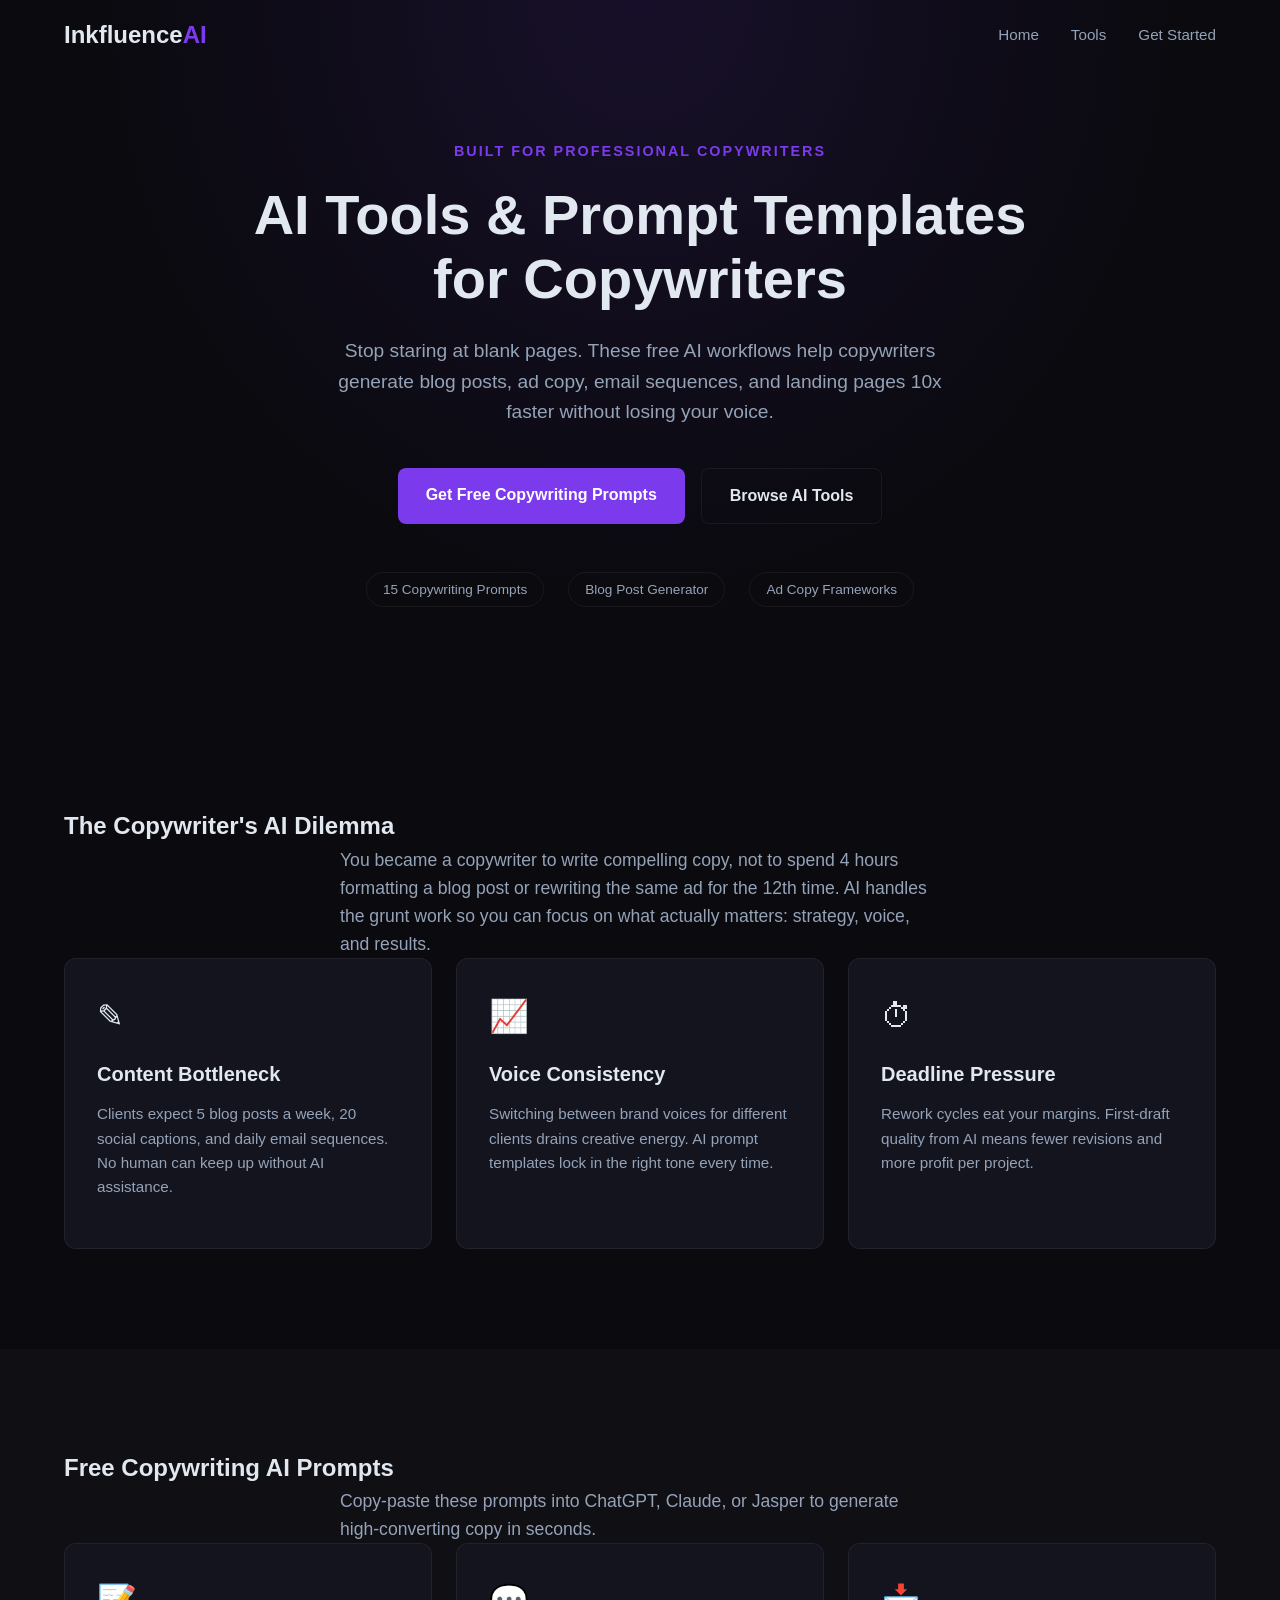
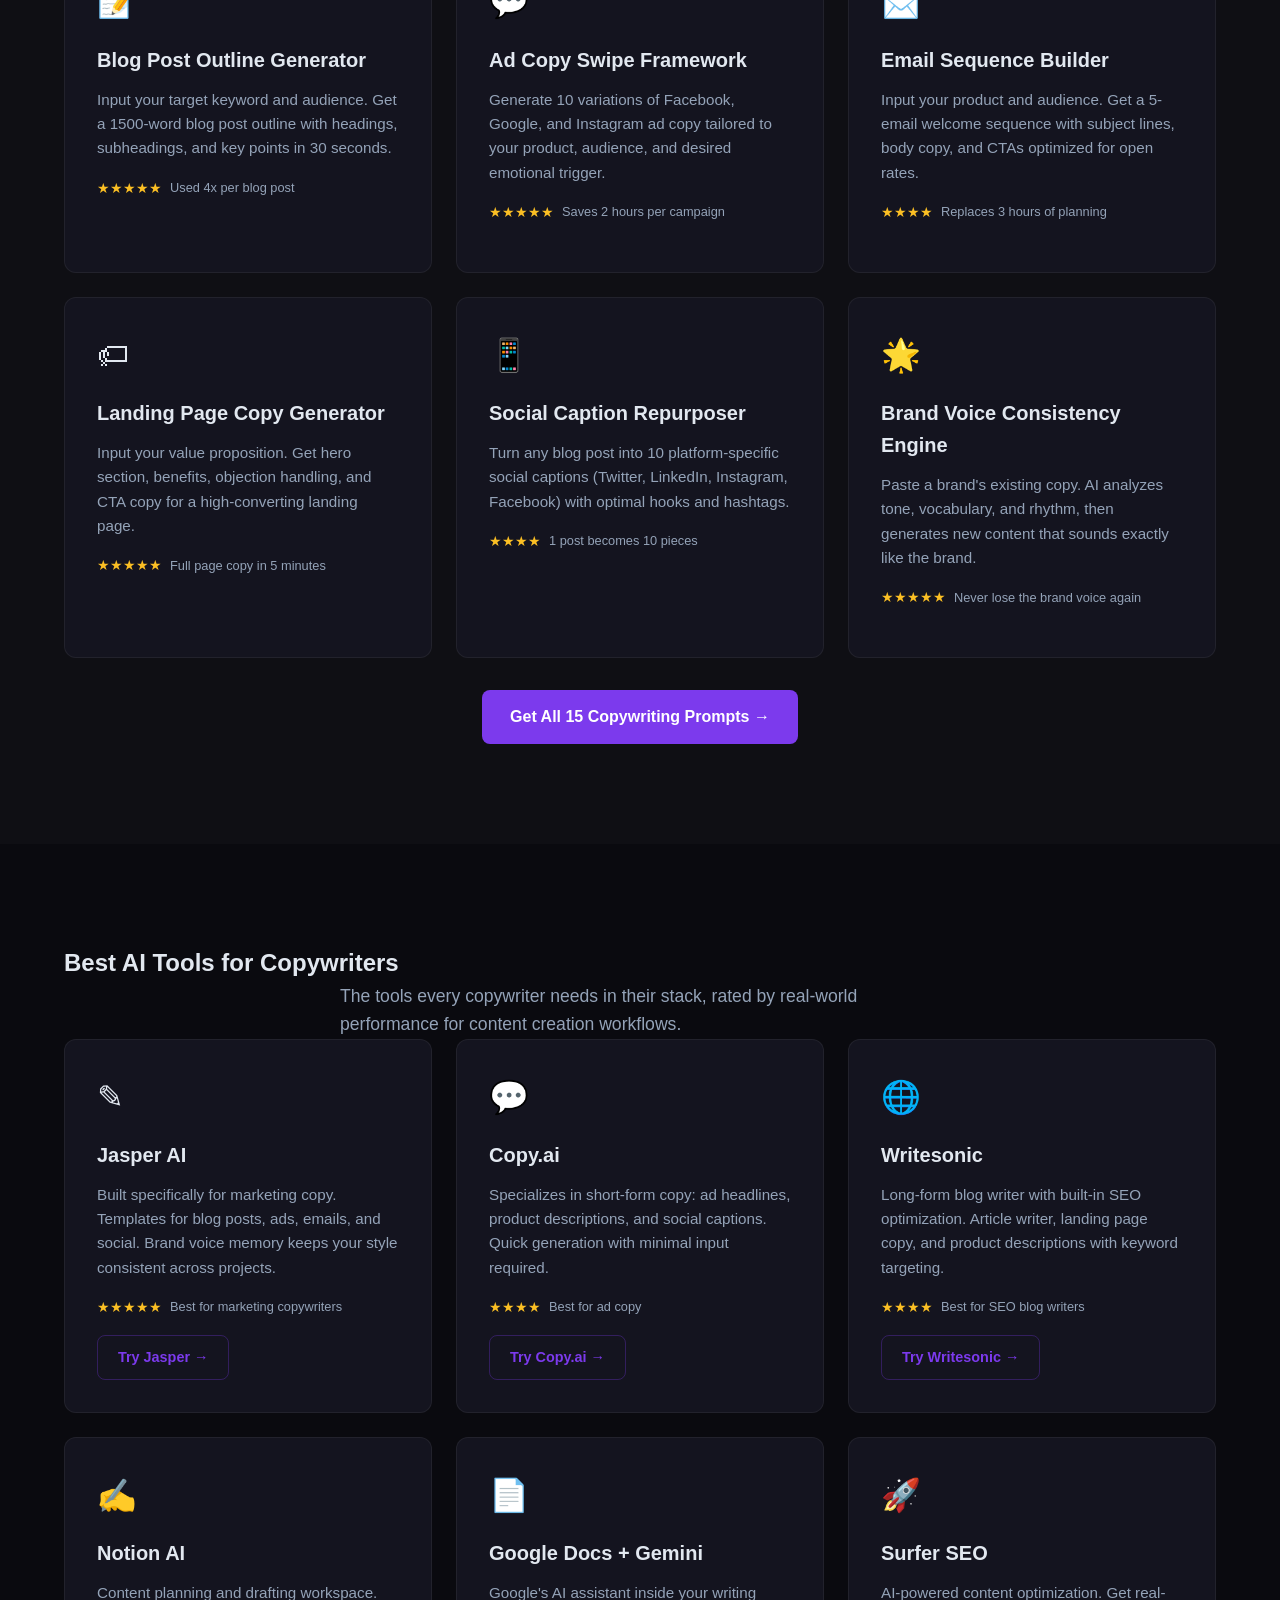
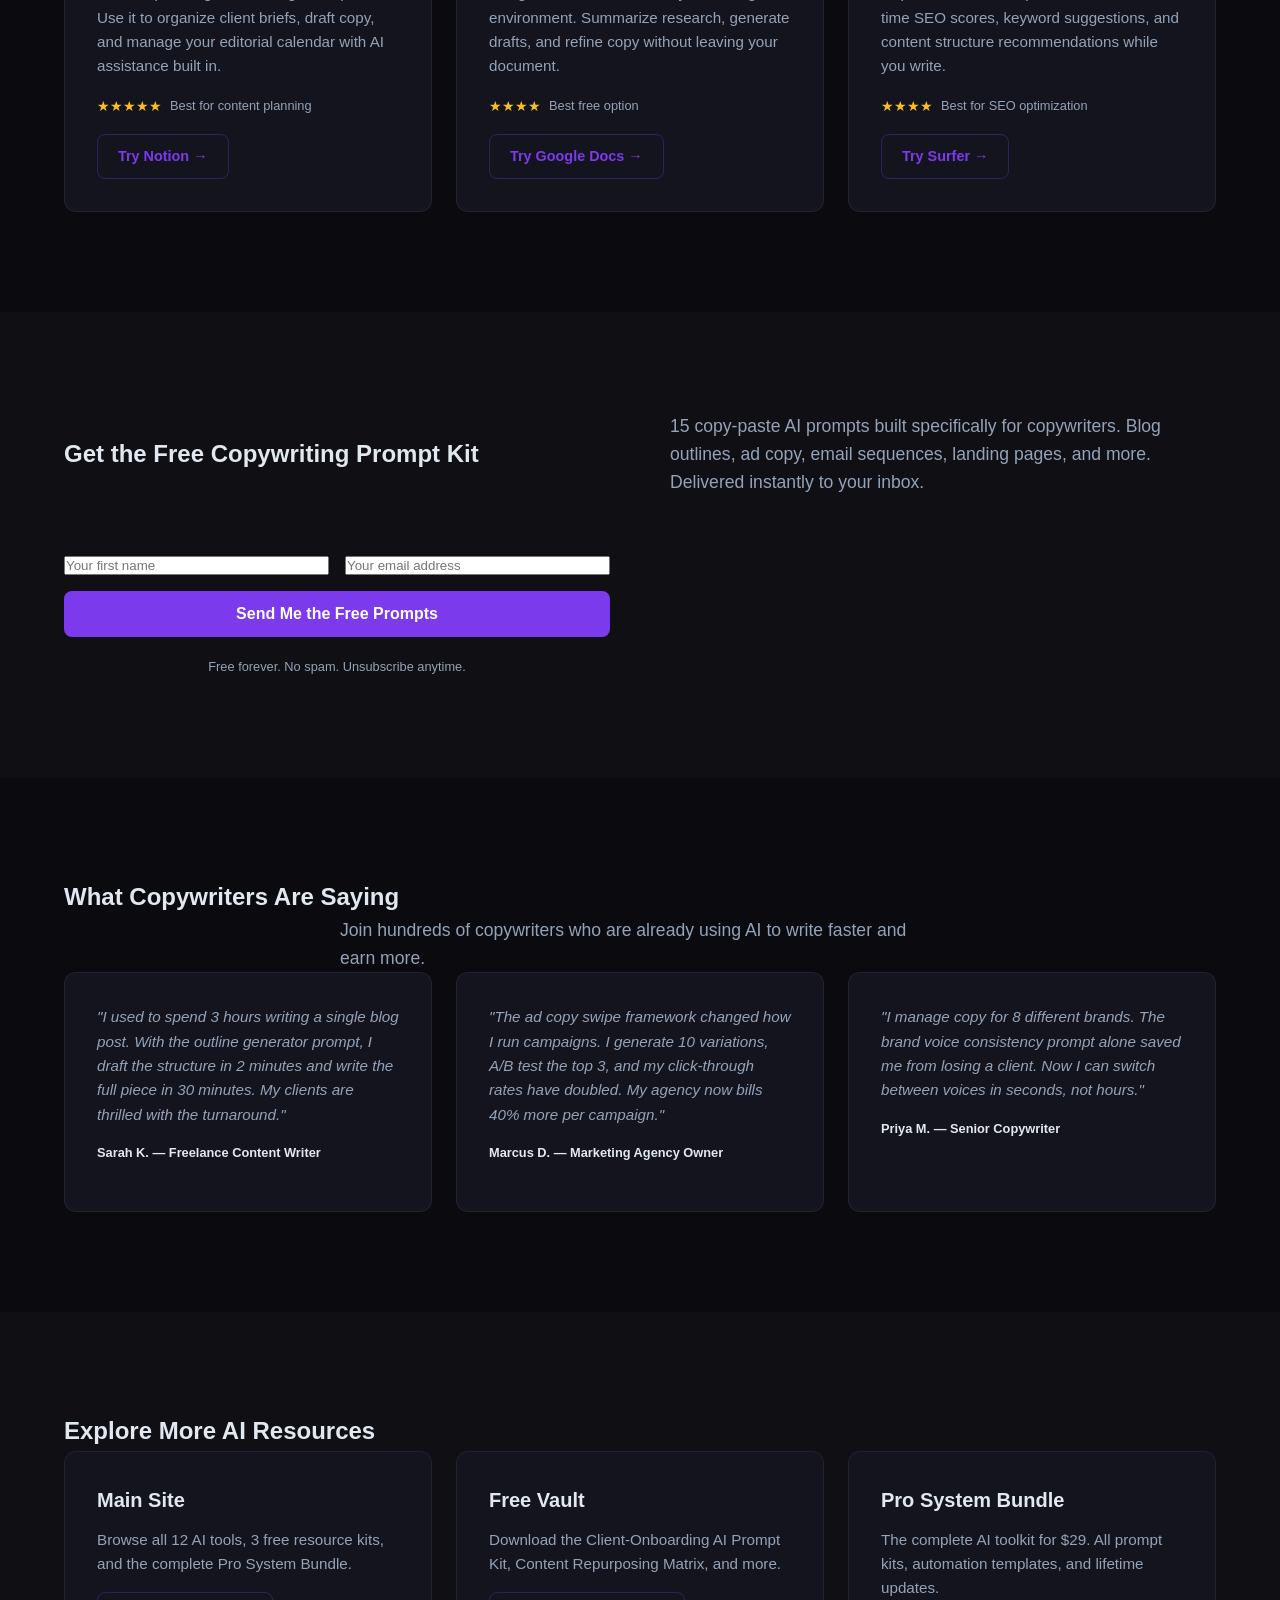
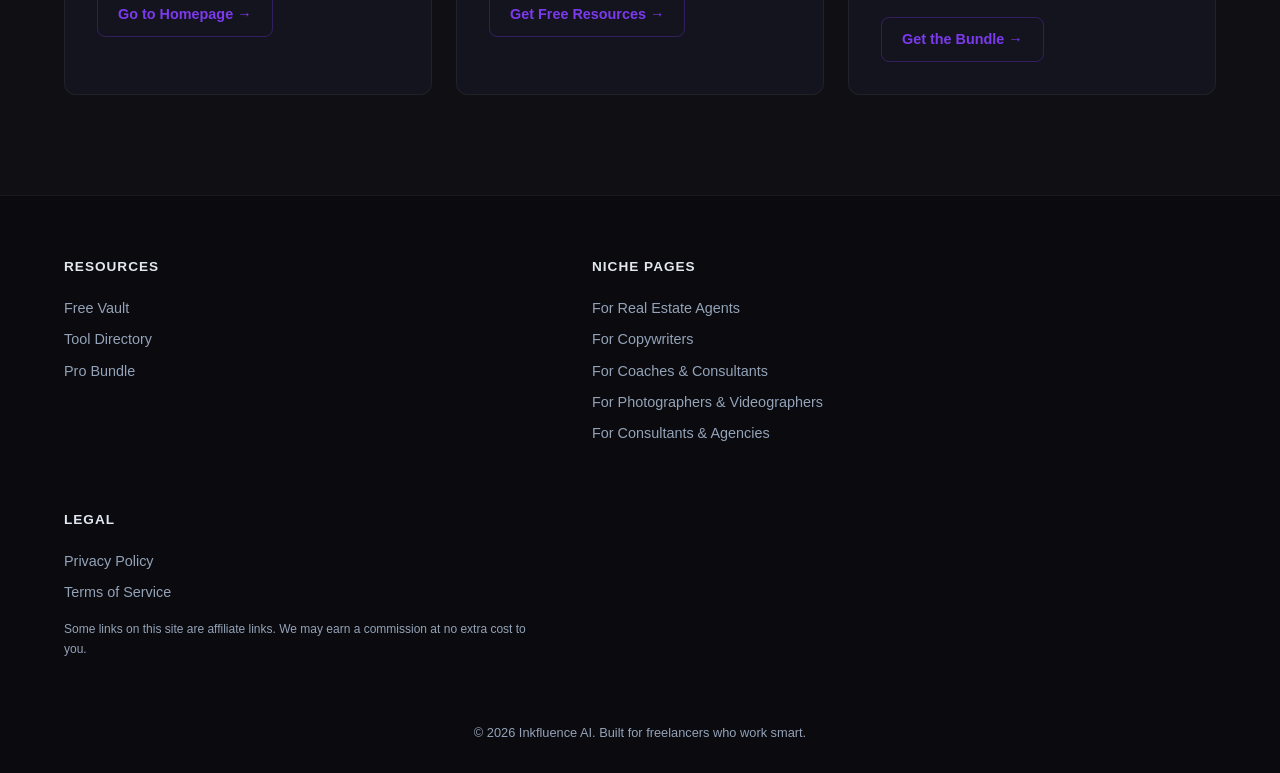
<file: copywriters.html>
<!DOCTYPE html>
<html lang="en">
<head>
<!-- Google tag (gtag.js) -->
<script async src="https://www.googletagmanager.com/gtag/js?id=G-S64ZF111P6"></script>
<script>
  window.dataLayer = window.dataLayer || [];
  function gtag(){dataLayer.push(arguments);}
  gtag("js", new Date());
  gtag("config", "G-S64ZF111P6");
</script>
  <meta charset="UTF-8">
  <meta name="viewport" content="width=device-width, initial-scale=1.0">
  <title>AI Tools for Copywriters - Free Prompt Templates &amp; Workflows</title>
  <meta name="description" content="Free AI prompt templates and automation workflows built for copywriters. Generate blog posts, ad copy, email sequences, and landing pages 10x faster. Save 15+ hours a week.">
  <meta name="keywords" content="AI tools for copywriters, AI prompts for copywriting, copywriting AI automation, blog post AI writer, ad copy AI tools, email copywriting AI">
  <meta name="author" content="Inkfluence AI">
  <meta property="og:title" content="AI Tools for Copywriters - Free Prompt Templates &amp; Workflows">
  <meta property="og:description" content="Free AI prompt templates and automation workflows built for copywriters.">
  <meta property="og:type" content="website">
  <link rel="icon" type="image/svg+xml" href="assets/favicon.svg">
  <link rel="stylesheet" href="styles.css">
</head>
<body>

  <!-- NAV -->
  <nav class="nav">
    <div class="container nav-inner">
      <a href="index.html" class="logo">Inkfluence<span class="logo-ai">AI</span></a>
      <div class="nav-links">
        <a href="index.html">Home</a>
        <a href="index.html#directory">Tools</a>
        <a href="index.html#capture">Get Started</a>
      </div>
    </div>
  </nav>

  <!-- HERO -->
  <header class="hero niche-hero" id="hero">
    <div class="container hero-inner">
      <p class="hero-tag">Built for Professional Copywriters</p>
      <h1>AI Tools &amp; Prompt Templates<br>for Copywriters</h1>
      <p class="hero-sub">Stop staring at blank pages. These free AI workflows help copywriters generate blog posts, ad copy, email sequences, and landing pages 10x faster without losing your voice.</p>
      <div class="hero-actions">
        <a href="#prompts" class="btn btn-primary">Get Free Copywriting Prompts</a>
        <a href="#tools" class="btn btn-ghost">Browse AI Tools</a>
      </div>
      <div class="hero-proof">
        <span class="proof-badge">15 Copywriting Prompts</span>
        <span class="proof-badge">Blog Post Generator</span>
        <span class="proof-badge">Ad Copy Frameworks</span>
      </div>
    </div>
  </header>

  <!-- PROBLEM SECTION -->
  <section class="section">
    <div class="container">
      <h2 class="section-title">The Copywriter's AI Dilemma</h2>
      <p class="section-desc">You became a copywriter to write compelling copy, not to spend 4 hours formatting a blog post or rewriting the same ad for the 12th time. AI handles the grunt work so you can focus on what actually matters: strategy, voice, and results.</p>
      <div class="vault-grid">
        <div class="vault-card">
          <div class="vault-icon">&#9998;</div>
          <h3>Content Bottleneck</h3>
          <p>Clients expect 5 blog posts a week, 20 social captions, and daily email sequences. No human can keep up without AI assistance.</p>
        </div>
        <div class="vault-card">
          <div class="vault-icon">&#128200;</div>
          <h3>Voice Consistency</h3>
          <p>Switching between brand voices for different clients drains creative energy. AI prompt templates lock in the right tone every time.</p>
        </div>
        <div class="vault-card">
          <div class="vault-icon">&#9201;</div>
          <h3>Deadline Pressure</h3>
          <p>Rework cycles eat your margins. First-draft quality from AI means fewer revisions and more profit per project.</p>
        </div>
      </div>
    </div>
  </section>

  <!-- PROMPTS SECTION -->
  <section class="section section-alt" id="prompts">
    <div class="container">
      <h2 class="section-title">Free Copywriting AI Prompts</h2>
      <p class="section-desc">Copy-paste these prompts into ChatGPT, Claude, or Jasper to generate high-converting copy in seconds.</p>
      <div class="vault-grid">
        <div class="vault-card">
          <div class="vault-icon">&#128221;</div>
          <h3>Blog Post Outline Generator</h3>
          <p>Input your target keyword and audience. Get a 1500-word blog post outline with headings, subheadings, and key points in 30 seconds.</p>
          <div class="tool-rating"><span class="stars">&#9733;&#9733;&#9733;&#9733;&#9733;</span><span class="rating-note">Used 4x per blog post</span></div>
        </div>
        <div class="vault-card">
          <div class="vault-icon">&#128172;</div>
          <h3>Ad Copy Swipe Framework</h3>
          <p>Generate 10 variations of Facebook, Google, and Instagram ad copy tailored to your product, audience, and desired emotional trigger.</p>
          <div class="tool-rating"><span class="stars">&#9733;&#9733;&#9733;&#9733;&#9733;</span><span class="rating-note">Saves 2 hours per campaign</span></div>
        </div>
        <div class="vault-card">
          <div class="vault-icon">&#128233;</div>
          <h3>Email Sequence Builder</h3>
          <p>Input your product and audience. Get a 5-email welcome sequence with subject lines, body copy, and CTAs optimized for open rates.</p>
          <div class="tool-rating"><span class="stars">&#9733;&#9733;&#9733;&#9733;</span><span class="rating-note">Replaces 3 hours of planning</span></div>
        </div>
        <div class="vault-card">
          <div class="vault-icon">&#127991;</div>
          <h3>Landing Page Copy Generator</h3>
          <p>Input your value proposition. Get hero section, benefits, objection handling, and CTA copy for a high-converting landing page.</p>
          <div class="tool-rating"><span class="stars">&#9733;&#9733;&#9733;&#9733;&#9733;</span><span class="rating-note">Full page copy in 5 minutes</span></div>
        </div>
        <div class="vault-card">
          <div class="vault-icon">&#128241;</div>
          <h3>Social Caption Repurposer</h3>
          <p>Turn any blog post into 10 platform-specific social captions (Twitter, LinkedIn, Instagram, Facebook) with optimal hooks and hashtags.</p>
          <div class="tool-rating"><span class="stars">&#9733;&#9733;&#9733;&#9733;</span><span class="rating-note">1 post becomes 10 pieces</span></div>
        </div>
        <div class="vault-card">
          <div class="vault-icon">&#127775;</div>
          <h3>Brand Voice Consistency Engine</h3>
          <p>Paste a brand's existing copy. AI analyzes tone, vocabulary, and rhythm, then generates new content that sounds exactly like the brand.</p>
          <div class="tool-rating"><span class="stars">&#9733;&#9733;&#9733;&#9733;&#9733;</span><span class="rating-note">Never lose the brand voice again</span></div>
        </div>
      </div>
      <div style="text-align:center;margin-top:32px;">
        <a href="https://adelewave77.gumroad.com/l/httpsadeleswftgithubioinkfluence-ai" target="_blank" class="btn btn-primary">Get All 15 Copywriting Prompts &rarr;</a>
      </div>
    </div>
  </section>

  <!-- TOOLS SECTION -->
  <section class="section" id="tools">
    <div class="container">
      <h2 class="section-title">Best AI Tools for Copywriters</h2>
      <p class="section-desc">The tools every copywriter needs in their stack, rated by real-world performance for content creation workflows.</p>
      <div class="vault-grid">
        <div class="vault-card">
          <div class="vault-icon">&#9998;</div>
          <h3>Jasper AI</h3>
          <p>Built specifically for marketing copy. Templates for blog posts, ads, emails, and social. Brand voice memory keeps your style consistent across projects.</p>
          <div class="tool-rating"><span class="stars">&#9733;&#9733;&#9733;&#9733;&#9733;</span><span class="rating-note">Best for marketing copywriters</span></div>
          <a href="https://jasper.ai" target="_blank" rel="noopener" class="btn btn-outline btn-sm">Try Jasper &rarr;</a>
        </div>
        <div class="vault-card">
          <div class="vault-icon">&#128172;</div>
          <h3>Copy.ai</h3>
          <p>Specializes in short-form copy: ad headlines, product descriptions, and social captions. Quick generation with minimal input required.</p>
          <div class="tool-rating"><span class="stars">&#9733;&#9733;&#9733;&#9733;</span><span class="rating-note">Best for ad copy</span></div>
          <a href="https://copy.ai" target="_blank" rel="noopener" class="btn btn-outline btn-sm">Try Copy.ai &rarr;</a>
        </div>
        <div class="vault-card">
          <div class="vault-icon">&#127760;</div>
          <h3>Writesonic</h3>
          <p>Long-form blog writer with built-in SEO optimization. Article writer, landing page copy, and product descriptions with keyword targeting.</p>
          <div class="tool-rating"><span class="stars">&#9733;&#9733;&#9733;&#9733;</span><span class="rating-note">Best for SEO blog writers</span></div>
          <a href="https://writesonic.com" target="_blank" rel="noopener" class="btn btn-outline btn-sm">Try Writesonic &rarr;</a>
        </div>
        <div class="vault-card">
          <div class="vault-icon">&#9997;</div>
          <h3>Notion AI</h3>
          <p>Content planning and drafting workspace. Use it to organize client briefs, draft copy, and manage your editorial calendar with AI assistance built in.</p>
          <div class="tool-rating"><span class="stars">&#9733;&#9733;&#9733;&#9733;&#9733;</span><span class="rating-note">Best for content planning</span></div>
          <a href="https://notion.so" target="_blank" rel="noopener" class="btn btn-outline btn-sm">Try Notion &rarr;</a>
        </div>
        <div class="vault-card">
          <div class="vault-icon">&#128196;</div>
          <h3>Google Docs + Gemini</h3>
          <p>Google's AI assistant inside your writing environment. Summarize research, generate drafts, and refine copy without leaving your document.</p>
          <div class="tool-rating"><span class="stars">&#9733;&#9733;&#9733;&#9733;</span><span class="rating-note">Best free option</span></div>
          <a href="https://docs.google.com" target="_blank" rel="noopener" class="btn btn-outline btn-sm">Try Google Docs &rarr;</a>
        </div>
        <div class="vault-card">
          <div class="vault-icon">&#128640;</div>
          <h3>Surfer SEO</h3>
          <p>AI-powered content optimization. Get real-time SEO scores, keyword suggestions, and content structure recommendations while you write.</p>
          <div class="tool-rating"><span class="stars">&#9733;&#9733;&#9733;&#9733;</span><span class="rating-note">Best for SEO optimization</span></div>
          <a href="https://surferseo.com" target="_blank" rel="noopener" class="btn btn-outline btn-sm">Try Surfer &rarr;</a>
        </div>
      </div>
    </div>
  </section>

  <!-- EMAIL CAPTURE -->
  <section class="section section-alt" id="capture">
    <div class="container capture-inner">
      <h2 class="section-title">Get the Free Copywriting Prompt Kit</h2>
      <p class="section-desc">15 copy-paste AI prompts built specifically for copywriters. Blog outlines, ad copy, email sequences, landing pages, and more. Delivered instantly to your inbox.</p>
      <form class="capture-form" action="https://formsubmit.co/adeleswft@gmail.com?next=https://adeleswft.github.io/inkfluence-ai/thankyou.html" method="POST">
        <div class="form-row">
          <input type="text" placeholder="Your first name" required>
          <input type="email" placeholder="Your email address" required>
        </div>
        <button type="submit" class="btn btn-primary btn-full">Send Me the Free Prompts</button>
        <p class="form-note">Free forever. No spam. Unsubscribe anytime.</p>
      </form>
    </div>
  </section>

  <!-- TESTIMONIALS -->
  <section class="section">
    <div class="container">
      <h2 class="section-title">What Copywriters Are Saying</h2>
      <p class="section-desc">Join hundreds of copywriters who are already using AI to write faster and earn more.</p>
      <div class="vault-grid">
        <div class="vault-card">
          <p style="font-style:italic;color:var(--text-muted);margin-bottom:16px;">"I used to spend 3 hours writing a single blog post. With the outline generator prompt, I draft the structure in 2 minutes and write the full piece in 30 minutes. My clients are thrilled with the turnaround."</p>
          <div class="tool-rating"><span class="rating-note" style="font-weight:600;color:var(--text);">Sarah K. &mdash; Freelance Content Writer</span></div>
        </div>
        <div class="vault-card">
          <p style="font-style:italic;color:var(--text-muted);margin-bottom:16px;">"The ad copy swipe framework changed how I run campaigns. I generate 10 variations, A/B test the top 3, and my click-through rates have doubled. My agency now bills 40% more per campaign."</p>
          <div class="tool-rating"><span class="rating-note" style="font-weight:600;color:var(--text);">Marcus D. &mdash; Marketing Agency Owner</span></div>
        </div>
        <div class="vault-card">
          <p style="font-style:italic;color:var(--text-muted);margin-bottom:16px;">"I manage copy for 8 different brands. The brand voice consistency prompt alone saved me from losing a client. Now I can switch between voices in seconds, not hours."</p>
          <div class="tool-rating"><span class="rating-note" style="font-weight:600;color:var(--text);">Priya M. &mdash; Senior Copywriter</span></div>
        </div>
      </div>
    </div>
  </section>

  <!-- INTERNAL LINKS -->
  <section class="section section-alt">
    <div class="container">
      <h2 class="section-title">Explore More AI Resources</h2>
      <div class="vault-grid">
        <div class="vault-card">
          <h3>Main Site</h3>
          <p>Browse all 12 AI tools, 3 free resource kits, and the complete Pro System Bundle.</p>
          <a href="index.html" class="btn btn-outline btn-sm">Go to Homepage &rarr;</a>
        </div>
        <div class="vault-card">
          <h3>Free Vault</h3>
          <p>Download the Client-Onboarding AI Prompt Kit, Content Repurposing Matrix, and more.</p>
          <a href="index.html#vault" class="btn btn-outline btn-sm">Get Free Resources &rarr;</a>
        </div>
        <div class="vault-card">
          <h3>Pro System Bundle</h3>
          <p>The complete AI toolkit for $29. All prompt kits, automation templates, and lifetime updates.</p>
          <a href="https://adelewave77.gumroad.com/l/httpsadeleswftgithubioinkfluence-ai" target="_blank" class="btn btn-outline btn-sm">Get the Bundle &rarr;</a>
        </div>
      </div>
    </div>
  </section>

  <!-- FOOTER -->
  <footer class="footer">
    <div class="container footer-inner">
      <div class="footer-col">
        <h4>Resources</h4>
        <a href="index.html#vault">Free Vault</a>
        <a href="index.html#directory">Tool Directory</a>
        <a href="https://adelewave77.gumroad.com/l/httpsadeleswftgithubioinkfluence-ai" target="_blank">Pro Bundle</a>
      </div>
      <div class="footer-col">
        <h4>Niche Pages</h4>
        <a href="real-estate.html">For Real Estate Agents</a>
        <a href="copywriters.html">For Copywriters</a>
        <a href="coaches.html">For Coaches &amp; Consultants</a>
        <a href="photographers.html">For Photographers &amp; Videographers</a>
        <a href="consultants.html">For Consultants &amp; Agencies</a>
      </div>
      <div class="footer-col">
        <h4>Legal</h4>
        <a href="#">Privacy Policy</a>
        <a href="#">Terms of Service</a>
        <p style="font-size:0.75rem;color:var(--text-muted);margin-top:12px;">Some links on this site are affiliate links. We may earn a commission at no extra cost to you.</p>
      </div>
    </div>
    <div class="container">
      <p style="text-align:center;padding:24px 0 0;color:var(--text-muted);font-size:0.8rem;">&copy; 2026 Inkfluence AI. Built for freelancers who work smart.</p>
    </div>
  </footer>

<script src="script.js"></script>
  <script src="analytics.js"></script>
</body>
</html>
</file>
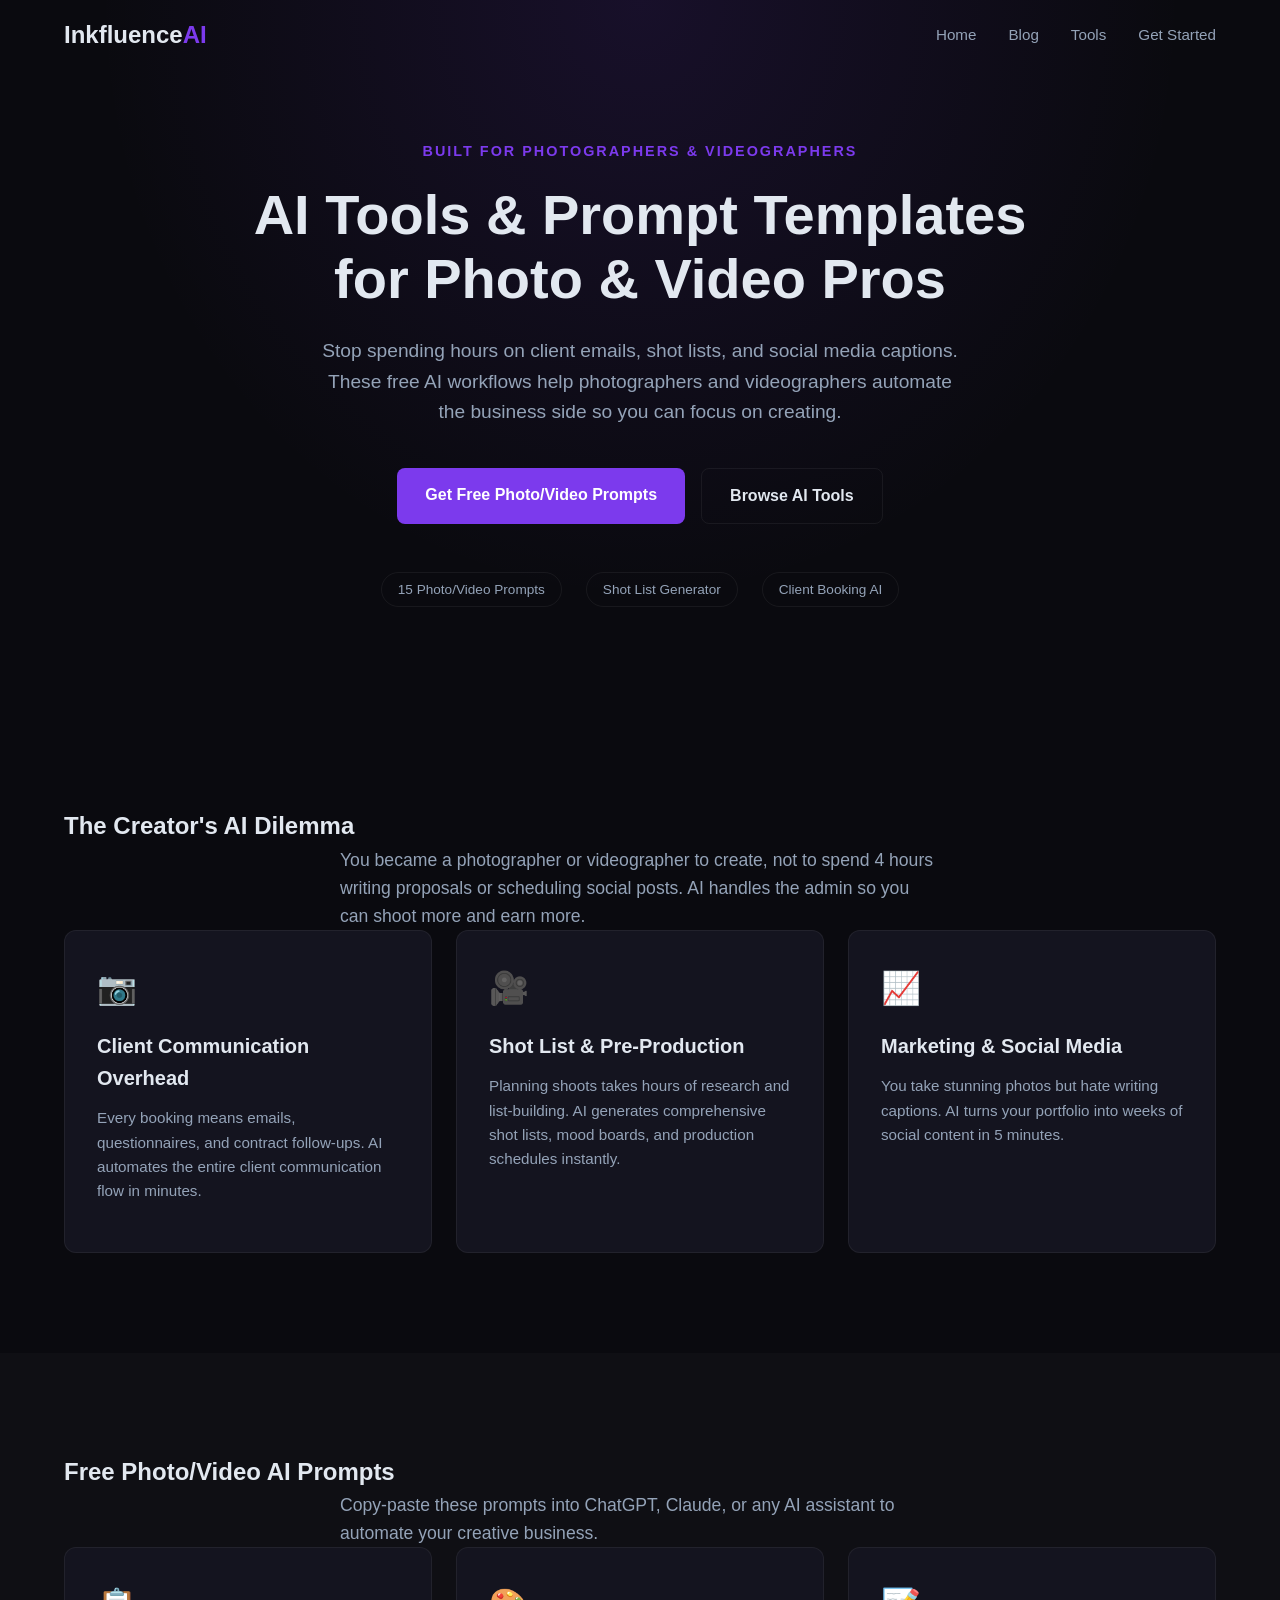
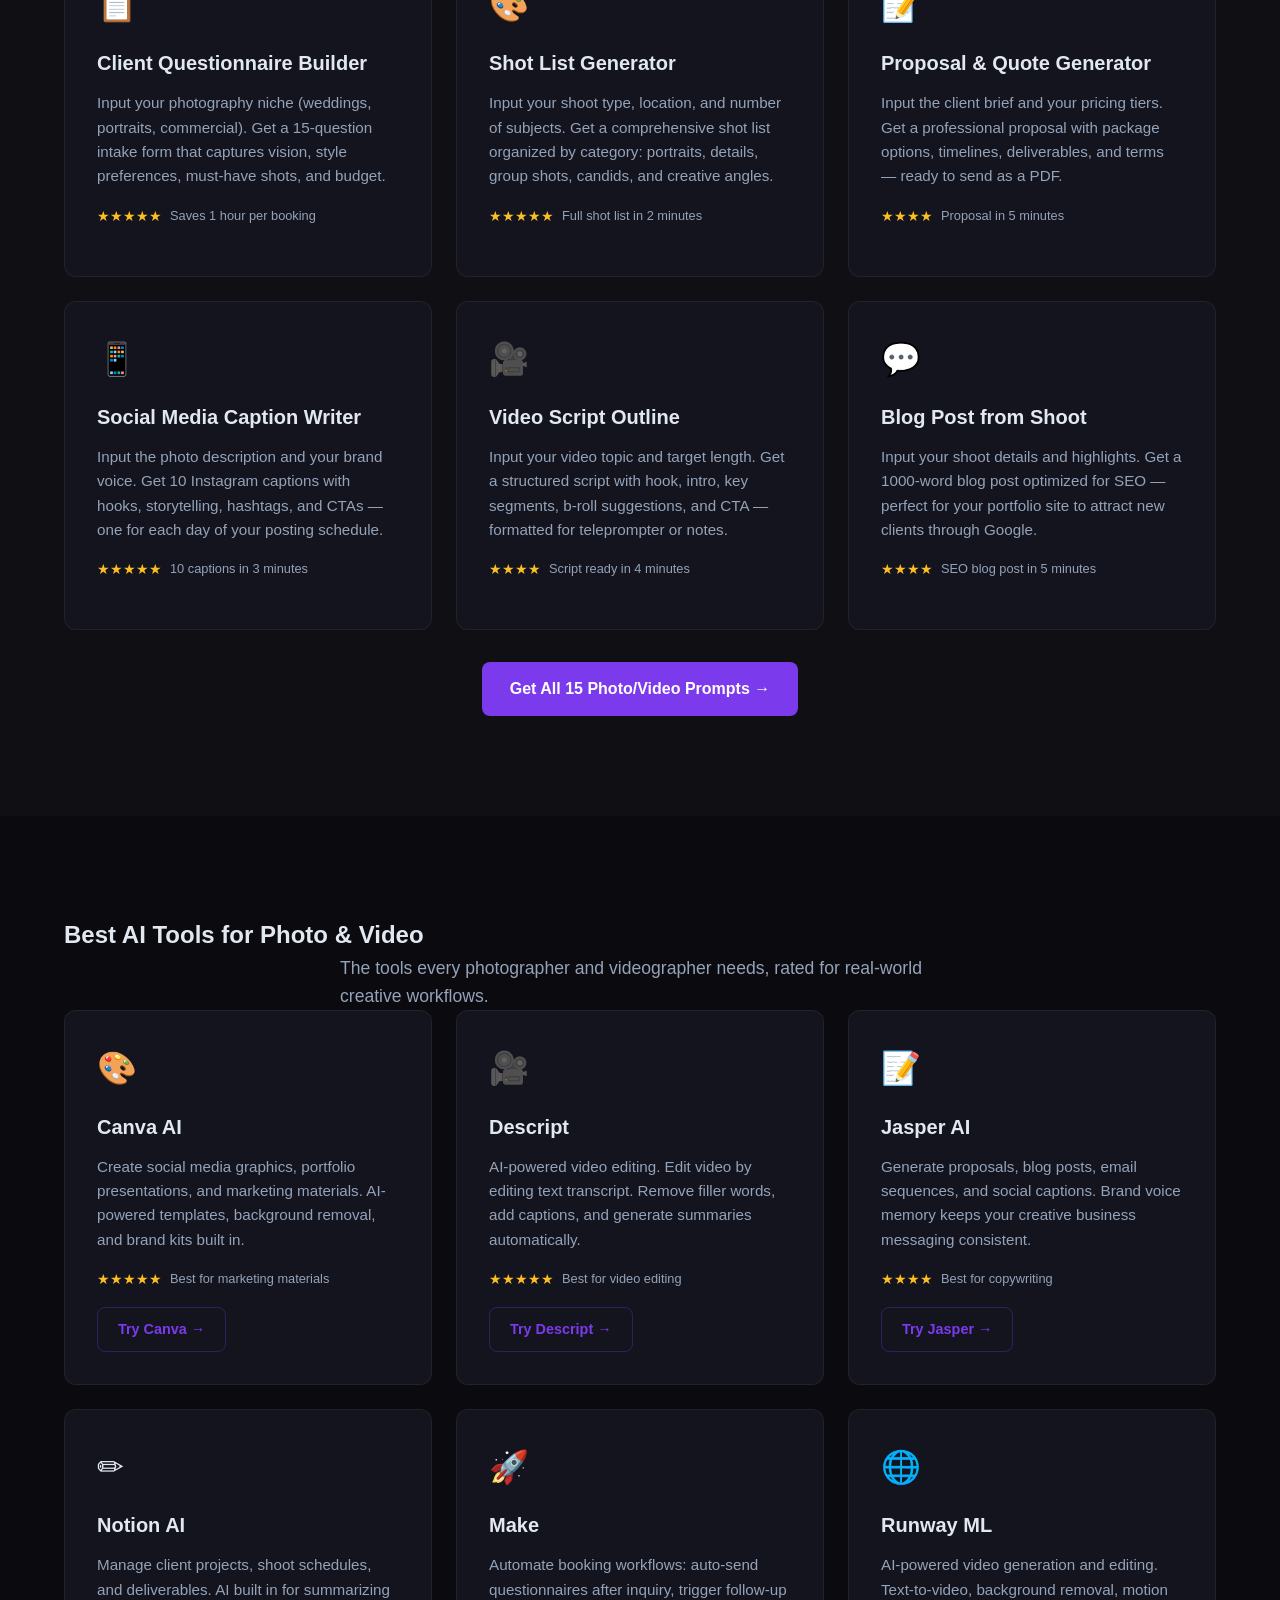
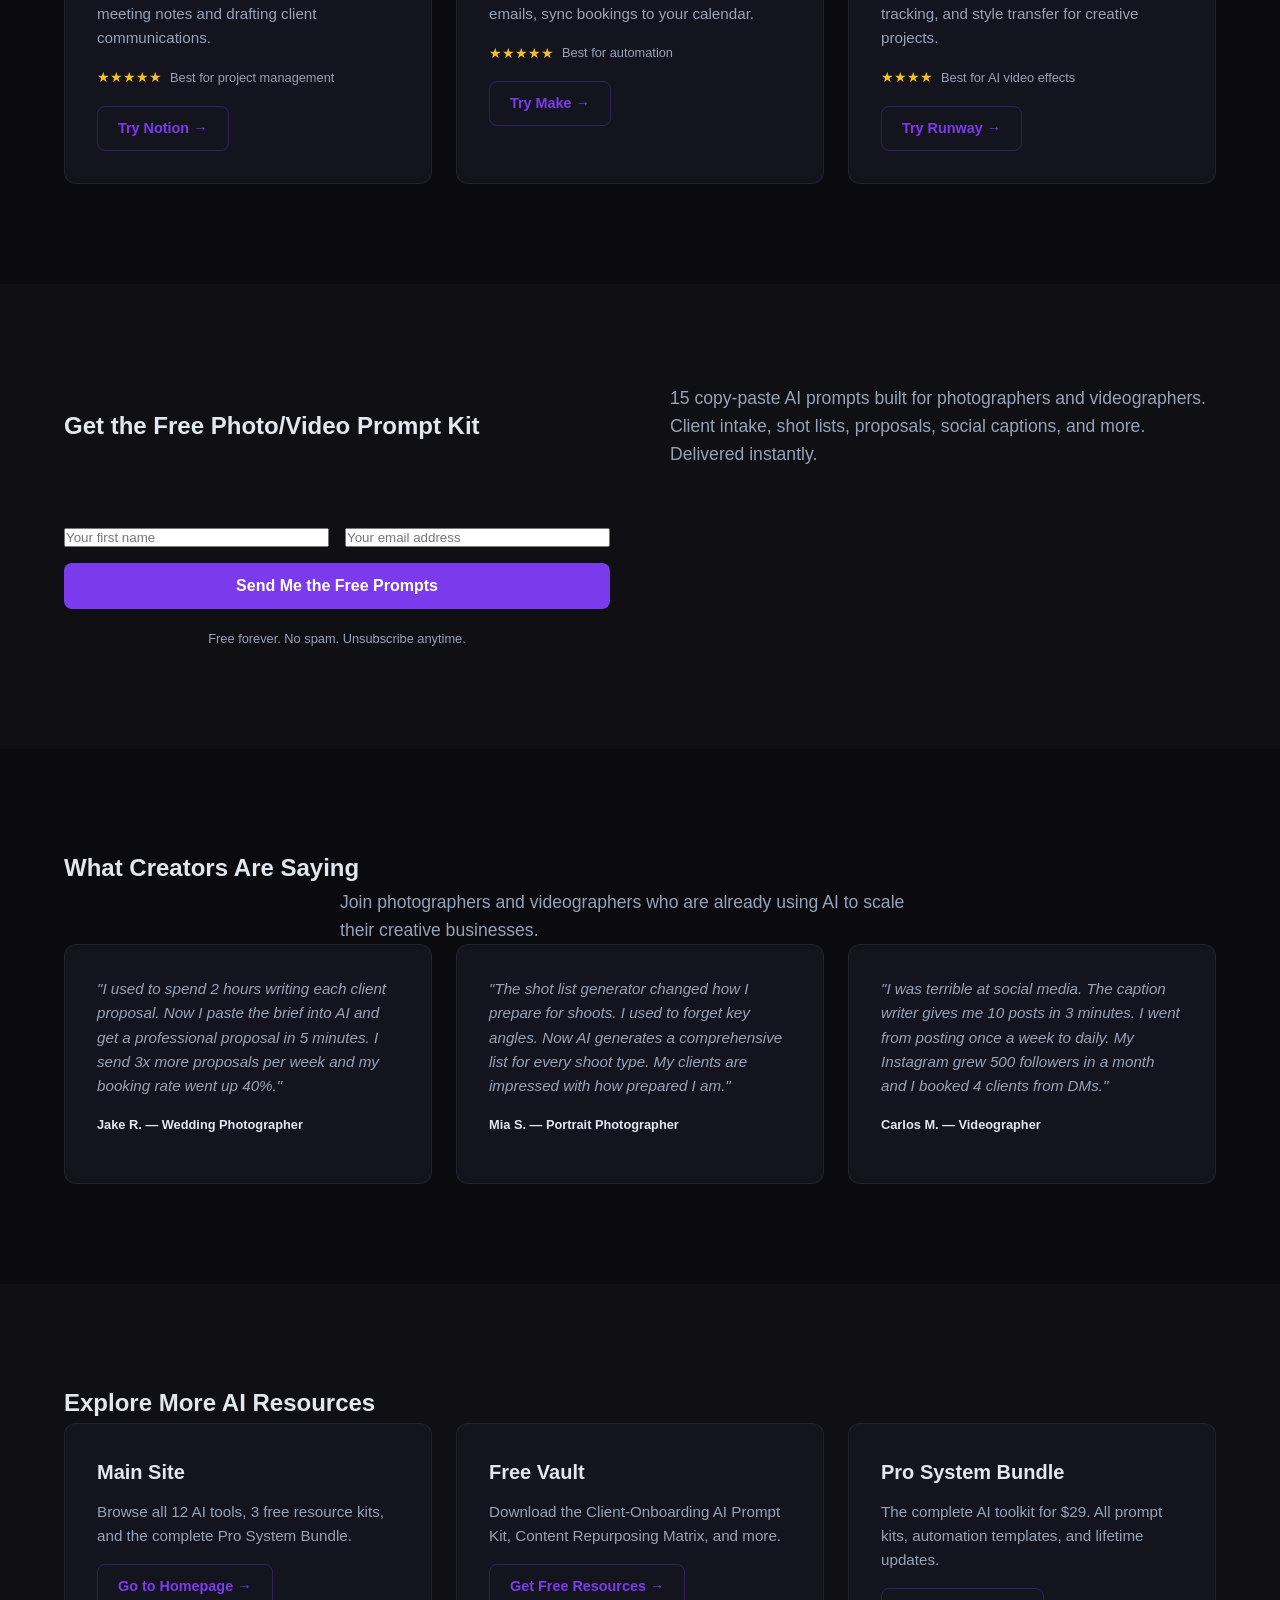
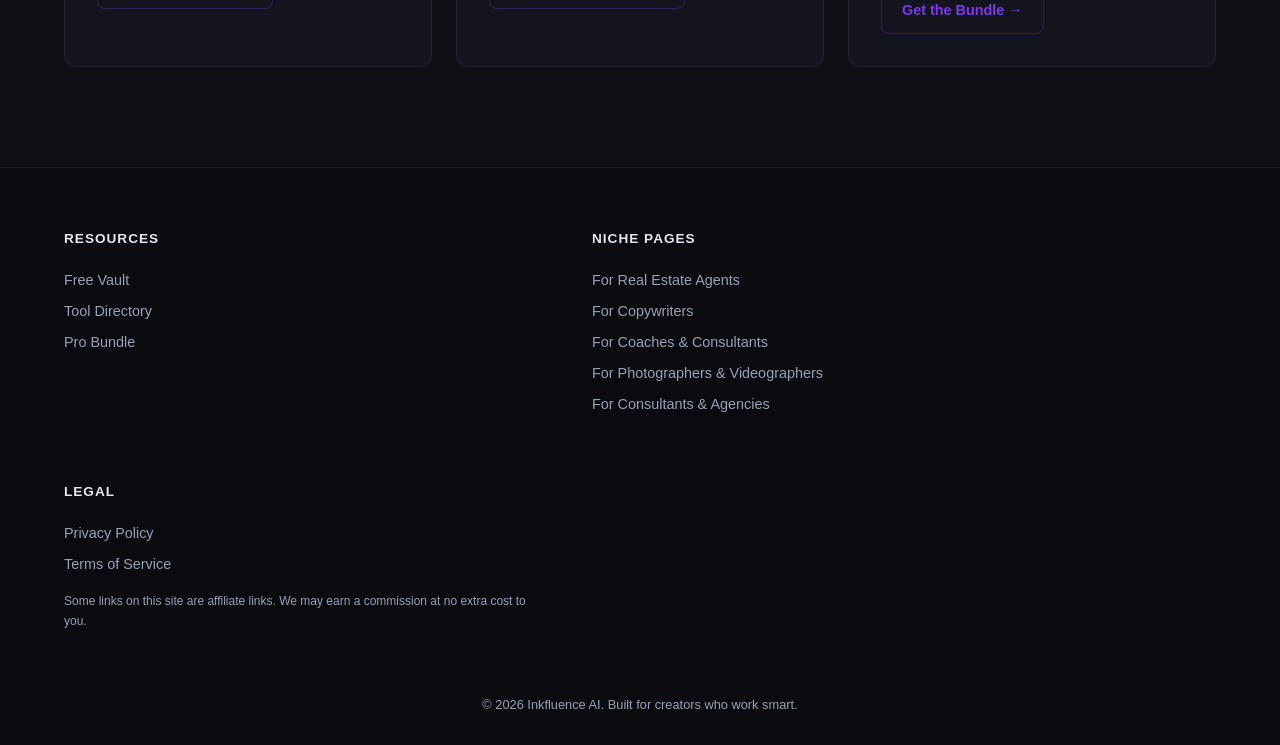
<file: photographers.html>
<!DOCTYPE html>
<html lang="en">
<head>
<!-- Google tag (gtag.js) -->
<script async src="https://www.googletagmanager.com/gtag/js?id=G-S64ZF111P6"></script>
<script>
  window.dataLayer = window.dataLayer || [];
  function gtag(){dataLayer.push(arguments);}
  gtag("js", new Date());
  gtag("config", "G-S64ZF111P6");
</script>
  <meta charset="UTF-8">
  <meta name="viewport" content="width=device-width, initial-scale=1.0">
  <title>AI Tools for Photographers &amp; Videographers - Free Prompt Templates</title>
  <meta name="description" content="Free AI prompt templates and automation workflows built for photographers and videographers. Automate client booking, shot lists, editing workflows, and marketing. Save 12+ hours a week.">
  <meta name="keywords" content="AI tools for photographers, AI prompts for videographers, photography AI automation, client booking AI, photo editing AI tools, video editing AI">
  <meta name="author" content="Inkfluence AI">
  <meta property="og:title" content="AI Tools for Photographers &amp; Videographers - Free Prompt Templates">
  <meta property="og:description" content="Free AI prompt templates and automation workflows for photographers and videographers.">
  <meta property="og:type" content="website">
  <link rel="icon" type="image/svg+xml" href="assets/favicon.svg">
  <link rel="stylesheet" href="styles.css">
</head>
<body>

  <nav class="nav">
    <div class="container nav-inner">
      <a href="index.html" class="logo">Inkfluence<span class="logo-ai">AI</span></a>
      <div class="nav-links">
        <a href="index.html">Home</a>
        <a href="blog.html">Blog</a>
        <a href="index.html#directory">Tools</a>
        <a href="index.html#capture">Get Started</a>
      </div>
    </div>
  </nav>

  <header class="hero niche-hero" id="hero">
    <div class="container hero-inner">
      <p class="hero-tag">Built for Photographers &amp; Videographers</p>
      <h1>AI Tools &amp; Prompt Templates<br>for Photo &amp; Video Pros</h1>
      <p class="hero-sub">Stop spending hours on client emails, shot lists, and social media captions. These free AI workflows help photographers and videographers automate the business side so you can focus on creating.</p>
      <div class="hero-actions">
        <a href="#prompts" class="btn btn-primary">Get Free Photo/Video Prompts</a>
        <a href="#tools" class="btn btn-ghost">Browse AI Tools</a>
      </div>
      <div class="hero-proof">
        <span class="proof-badge">15 Photo/Video Prompts</span>
        <span class="proof-badge">Shot List Generator</span>
        <span class="proof-badge">Client Booking AI</span>
      </div>
    </div>
  </header>

  <section class="section">
    <div class="container">
      <h2 class="section-title">The Creator's AI Dilemma</h2>
      <p class="section-desc">You became a photographer or videographer to create, not to spend 4 hours writing proposals or scheduling social posts. AI handles the admin so you can shoot more and earn more.</p>
      <div class="vault-grid">
        <div class="vault-card">
          <div class="vault-icon">&#128247;</div>
          <h3>Client Communication Overhead</h3>
          <p>Every booking means emails, questionnaires, and contract follow-ups. AI automates the entire client communication flow in minutes.</p>
        </div>
        <div class="vault-card">
          <div class="vault-icon">&#127909;</div>
          <h3>Shot List &amp; Pre-Production</h3>
          <p>Planning shoots takes hours of research and list-building. AI generates comprehensive shot lists, mood boards, and production schedules instantly.</p>
        </div>
        <div class="vault-card">
          <div class="vault-icon">&#128200;</div>
          <h3>Marketing &amp; Social Media</h3>
          <p>You take stunning photos but hate writing captions. AI turns your portfolio into weeks of social content in 5 minutes.</p>
        </div>
      </div>
    </div>
  </section>

  <section class="section section-alt" id="prompts">
    <div class="container">
      <h2 class="section-title">Free Photo/Video AI Prompts</h2>
      <p class="section-desc">Copy-paste these prompts into ChatGPT, Claude, or any AI assistant to automate your creative business.</p>
      <div class="vault-grid">
        <div class="vault-card">
          <div class="vault-icon">&#128203;</div>
          <h3>Client Questionnaire Builder</h3>
          <p>Input your photography niche (weddings, portraits, commercial). Get a 15-question intake form that captures vision, style preferences, must-have shots, and budget.</p>
          <div class="tool-rating"><span class="stars">&#9733;&#9733;&#9733;&#9733;&#9733;</span><span class="rating-note">Saves 1 hour per booking</span></div>
        </div>
        <div class="vault-card">
          <div class="vault-icon">&#127912;</div>
          <h3>Shot List Generator</h3>
          <p>Input your shoot type, location, and number of subjects. Get a comprehensive shot list organized by category: portraits, details, group shots, candids, and creative angles.</p>
          <div class="tool-rating"><span class="stars">&#9733;&#9733;&#9733;&#9733;&#9733;</span><span class="rating-note">Full shot list in 2 minutes</span></div>
        </div>
        <div class="vault-card">
          <div class="vault-icon">&#128221;</div>
          <h3>Proposal &amp; Quote Generator</h3>
          <p>Input the client brief and your pricing tiers. Get a professional proposal with package options, timelines, deliverables, and terms — ready to send as a PDF.</p>
          <div class="tool-rating"><span class="stars">&#9733;&#9733;&#9733;&#9733;</span><span class="rating-note">Proposal in 5 minutes</span></div>
        </div>
        <div class="vault-card">
          <div class="vault-icon">&#128241;</div>
          <h3>Social Media Caption Writer</h3>
          <p>Input the photo description and your brand voice. Get 10 Instagram captions with hooks, storytelling, hashtags, and CTAs — one for each day of your posting schedule.</p>
          <div class="tool-rating"><span class="stars">&#9733;&#9733;&#9733;&#9733;&#9733;</span><span class="rating-note">10 captions in 3 minutes</span></div>
        </div>
        <div class="vault-card">
          <div class="vault-icon">&#127909;</div>
          <h3>Video Script Outline</h3>
          <p>Input your video topic and target length. Get a structured script with hook, intro, key segments, b-roll suggestions, and CTA — formatted for teleprompter or notes.</p>
          <div class="tool-rating"><span class="stars">&#9733;&#9733;&#9733;&#9733;</span><span class="rating-note">Script ready in 4 minutes</span></div>
        </div>
        <div class="vault-card">
          <div class="vault-icon">&#128172;</div>
          <h3>Blog Post from Shoot</h3>
          <p>Input your shoot details and highlights. Get a 1000-word blog post optimized for SEO — perfect for your portfolio site to attract new clients through Google.</p>
          <div class="tool-rating"><span class="stars">&#9733;&#9733;&#9733;&#9733;</span><span class="rating-note">SEO blog post in 5 minutes</span></div>
        </div>
      </div>
      <div style="text-align:center;margin-top:32px;">
        <a href="https://adelewave77.gumroad.com/l/httpsadeleswftgithubioinkfluence-ai" target="_blank" class="btn btn-primary">Get All 15 Photo/Video Prompts &rarr;</a>
      </div>
    </div>
  </section>

  <section class="section" id="tools">
    <div class="container">
      <h2 class="section-title">Best AI Tools for Photo &amp; Video</h2>
      <p class="section-desc">The tools every photographer and videographer needs, rated for real-world creative workflows.</p>
      <div class="vault-grid">
        <div class="vault-card">
          <div class="vault-icon">&#127912;</div>
          <h3>Canva AI</h3>
          <p>Create social media graphics, portfolio presentations, and marketing materials. AI-powered templates, background removal, and brand kits built in.</p>
          <div class="tool-rating"><span class="stars">&#9733;&#9733;&#9733;&#9733;&#9733;</span><span class="rating-note">Best for marketing materials</span></div>
          <a href="https://canva.com" target="_blank" rel="noopener" class="btn btn-outline btn-sm">Try Canva &rarr;</a>
        </div>
        <div class="vault-card">
          <div class="vault-icon">&#127909;</div>
          <h3>Descript</h3>
          <p>AI-powered video editing. Edit video by editing text transcript. Remove filler words, add captions, and generate summaries automatically.</p>
          <div class="tool-rating"><span class="stars">&#9733;&#9733;&#9733;&#9733;&#9733;</span><span class="rating-note">Best for video editing</span></div>
          <a href="https://descript.com" target="_blank" rel="noopener" class="btn btn-outline btn-sm">Try Descript &rarr;</a>
        </div>
        <div class="vault-card">
          <div class="vault-icon">&#128221;</div>
          <h3>Jasper AI</h3>
          <p>Generate proposals, blog posts, email sequences, and social captions. Brand voice memory keeps your creative business messaging consistent.</p>
          <div class="tool-rating"><span class="stars">&#9733;&#9733;&#9733;&#9733;</span><span class="rating-note">Best for copywriting</span></div>
          <a href="https://jasper.ai" target="_blank" rel="noopener" class="btn btn-outline btn-sm">Try Jasper &rarr;</a>
        </div>
        <div class="vault-card">
          <div class="vault-icon">&#9999;</div>
          <h3>Notion AI</h3>
          <p>Manage client projects, shoot schedules, and deliverables. AI built in for summarizing meeting notes and drafting client communications.</p>
          <div class="tool-rating"><span class="stars">&#9733;&#9733;&#9733;&#9733;&#9733;</span><span class="rating-note">Best for project management</span></div>
          <a href="https://notion.so" target="_blank" rel="noopener" class="btn btn-outline btn-sm">Try Notion &rarr;</a>
        </div>
        <div class="vault-card">
          <div class="vault-icon">&#128640;</div>
          <h3>Make</h3>
          <p>Automate booking workflows: auto-send questionnaires after inquiry, trigger follow-up emails, sync bookings to your calendar.</p>
          <div class="tool-rating"><span class="stars">&#9733;&#9733;&#9733;&#9733;&#9733;</span><span class="rating-note">Best for automation</span></div>
          <a href="https://make.com" target="_blank" rel="noopener" class="btn btn-outline btn-sm">Try Make &rarr;</a>
        </div>
        <div class="vault-card">
          <div class="vault-icon">&#127760;</div>
          <h3>Runway ML</h3>
          <p>AI-powered video generation and editing. Text-to-video, background removal, motion tracking, and style transfer for creative projects.</p>
          <div class="tool-rating"><span class="stars">&#9733;&#9733;&#9733;&#9733;</span><span class="rating-note">Best for AI video effects</span></div>
          <a href="https://runwayml.com" target="_blank" rel="noopener" class="btn btn-outline btn-sm">Try Runway &rarr;</a>
        </div>
      </div>
    </div>
  </section>

  <section class="section section-alt" id="capture">
    <div class="container capture-inner">
      <h2 class="section-title">Get the Free Photo/Video Prompt Kit</h2>
      <p class="section-desc">15 copy-paste AI prompts built for photographers and videographers. Client intake, shot lists, proposals, social captions, and more. Delivered instantly.</p>
      <form class="capture-form" action="https://formsubmit.co/adeleswft@gmail.com?next=https://adeleswft.github.io/inkfluence-ai/thankyou.html" method="POST">
        <div class="form-row">
          <input type="text" placeholder="Your first name" required>
          <input type="email" placeholder="Your email address" required>
        </div>
        <button type="submit" class="btn btn-primary btn-full">Send Me the Free Prompts</button>
        <p class="form-note">Free forever. No spam. Unsubscribe anytime.</p>
      </form>
    </div>
  </section>

  <section class="section">
    <div class="container">
      <h2 class="section-title">What Creators Are Saying</h2>
      <p class="section-desc">Join photographers and videographers who are already using AI to scale their creative businesses.</p>
      <div class="vault-grid">
        <div class="vault-card">
          <p style="font-style:italic;color:var(--text-muted);margin-bottom:16px;">"I used to spend 2 hours writing each client proposal. Now I paste the brief into AI and get a professional proposal in 5 minutes. I send 3x more proposals per week and my booking rate went up 40%."</p>
          <div class="tool-rating"><span class="rating-note" style="font-weight:600;color:var(--text);">Jake R. &mdash; Wedding Photographer</span></div>
        </div>
        <div class="vault-card">
          <p style="font-style:italic;color:var(--text-muted);margin-bottom:16px;">"The shot list generator changed how I prepare for shoots. I used to forget key angles. Now AI generates a comprehensive list for every shoot type. My clients are impressed with how prepared I am."</p>
          <div class="tool-rating"><span class="rating-note" style="font-weight:600;color:var(--text);">Mia S. &mdash; Portrait Photographer</span></div>
        </div>
        <div class="vault-card">
          <p style="font-style:italic;color:var(--text-muted);margin-bottom:16px;">"I was terrible at social media. The caption writer gives me 10 posts in 3 minutes. I went from posting once a week to daily. My Instagram grew 500 followers in a month and I booked 4 clients from DMs."</p>
          <div class="tool-rating"><span class="rating-note" style="font-weight:600;color:var(--text);">Carlos M. &mdash; Videographer</span></div>
        </div>
      </div>
    </div>
  </section>

  <section class="section section-alt">
    <div class="container">
      <h2 class="section-title">Explore More AI Resources</h2>
      <div class="vault-grid">
        <div class="vault-card">
          <h3>Main Site</h3>
          <p>Browse all 12 AI tools, 3 free resource kits, and the complete Pro System Bundle.</p>
          <a href="index.html" class="btn btn-outline btn-sm">Go to Homepage &rarr;</a>
        </div>
        <div class="vault-card">
          <h3>Free Vault</h3>
          <p>Download the Client-Onboarding AI Prompt Kit, Content Repurposing Matrix, and more.</p>
          <a href="index.html#vault" class="btn btn-outline btn-sm">Get Free Resources &rarr;</a>
        </div>
        <div class="vault-card">
          <h3>Pro System Bundle</h3>
          <p>The complete AI toolkit for $29. All prompt kits, automation templates, and lifetime updates.</p>
          <a href="https://adelewave77.gumroad.com/l/httpsadeleswftgithubioinkfluence-ai" target="_blank" class="btn btn-outline btn-sm">Get the Bundle &rarr;</a>
        </div>
      </div>
    </div>
  </section>

  <footer class="footer">
    <div class="container footer-inner">
      <div class="footer-col">
        <h4>Resources</h4>
        <a href="index.html#vault">Free Vault</a>
        <a href="index.html#directory">Tool Directory</a>
        <a href="https://adelewave77.gumroad.com/l/httpsadeleswftgithubioinkfluence-ai" target="_blank">Pro Bundle</a>
      </div>
      <div class="footer-col">
        <h4>Niche Pages</h4>
        <a href="real-estate.html">For Real Estate Agents</a>
        <a href="copywriters.html">For Copywriters</a>
        <a href="coaches.html">For Coaches &amp; Consultants</a>
        <a href="photographers.html">For Photographers &amp; Videographers</a>
        <a href="consultants.html">For Consultants &amp; Agencies</a>
      </div>
      <div class="footer-col">
        <h4>Legal</h4>
        <a href="#">Privacy Policy</a>
        <a href="#">Terms of Service</a>
        <p style="font-size:0.75rem;color:var(--text-muted);margin-top:12px;">Some links on this site are affiliate links. We may earn a commission at no extra cost to you.</p>
      </div>
    </div>
    <div class="container">
      <p style="text-align:center;padding:24px 0 0;color:var(--text-muted);font-size:0.8rem;">&copy; 2026 Inkfluence AI. Built for creators who work smart.</p>
    </div>
  </footer>

  <script src="script.js"></script>
  <script src="analytics.js"></script>
</body>
</html>
</file>
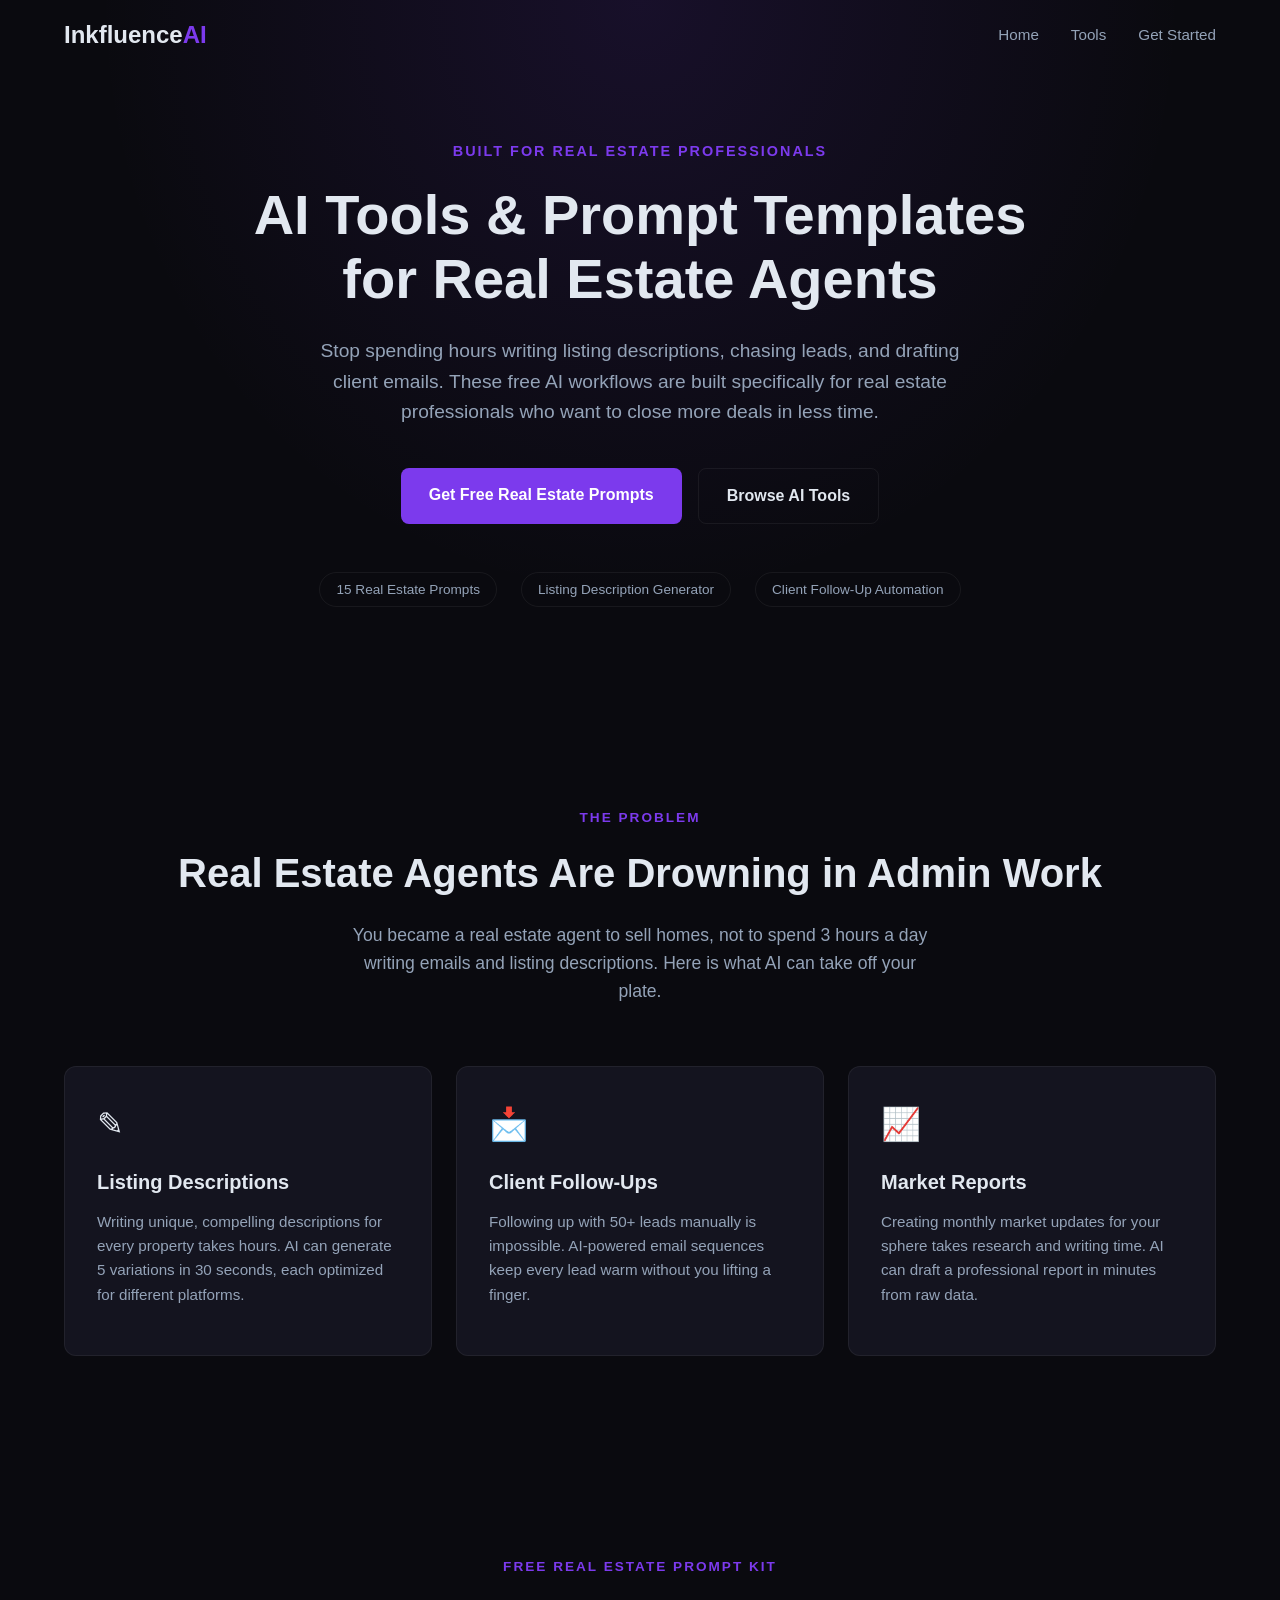
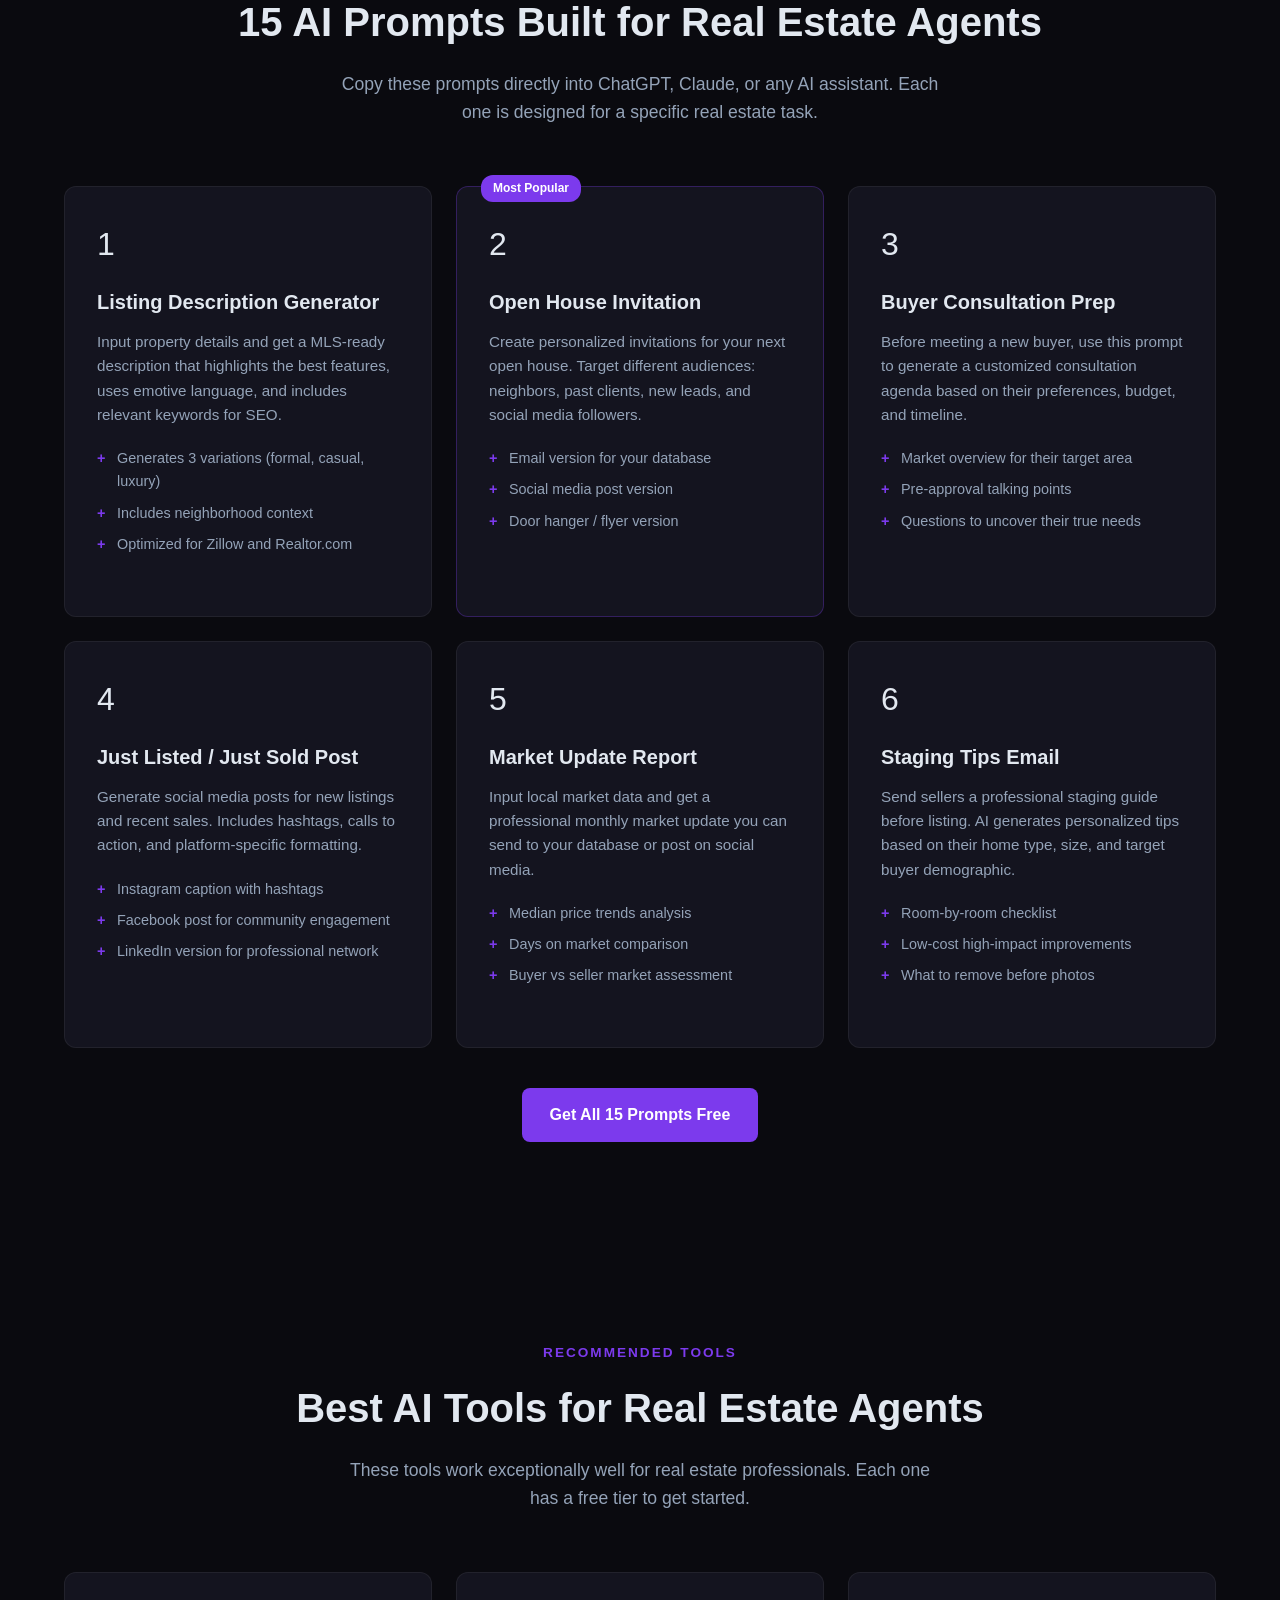
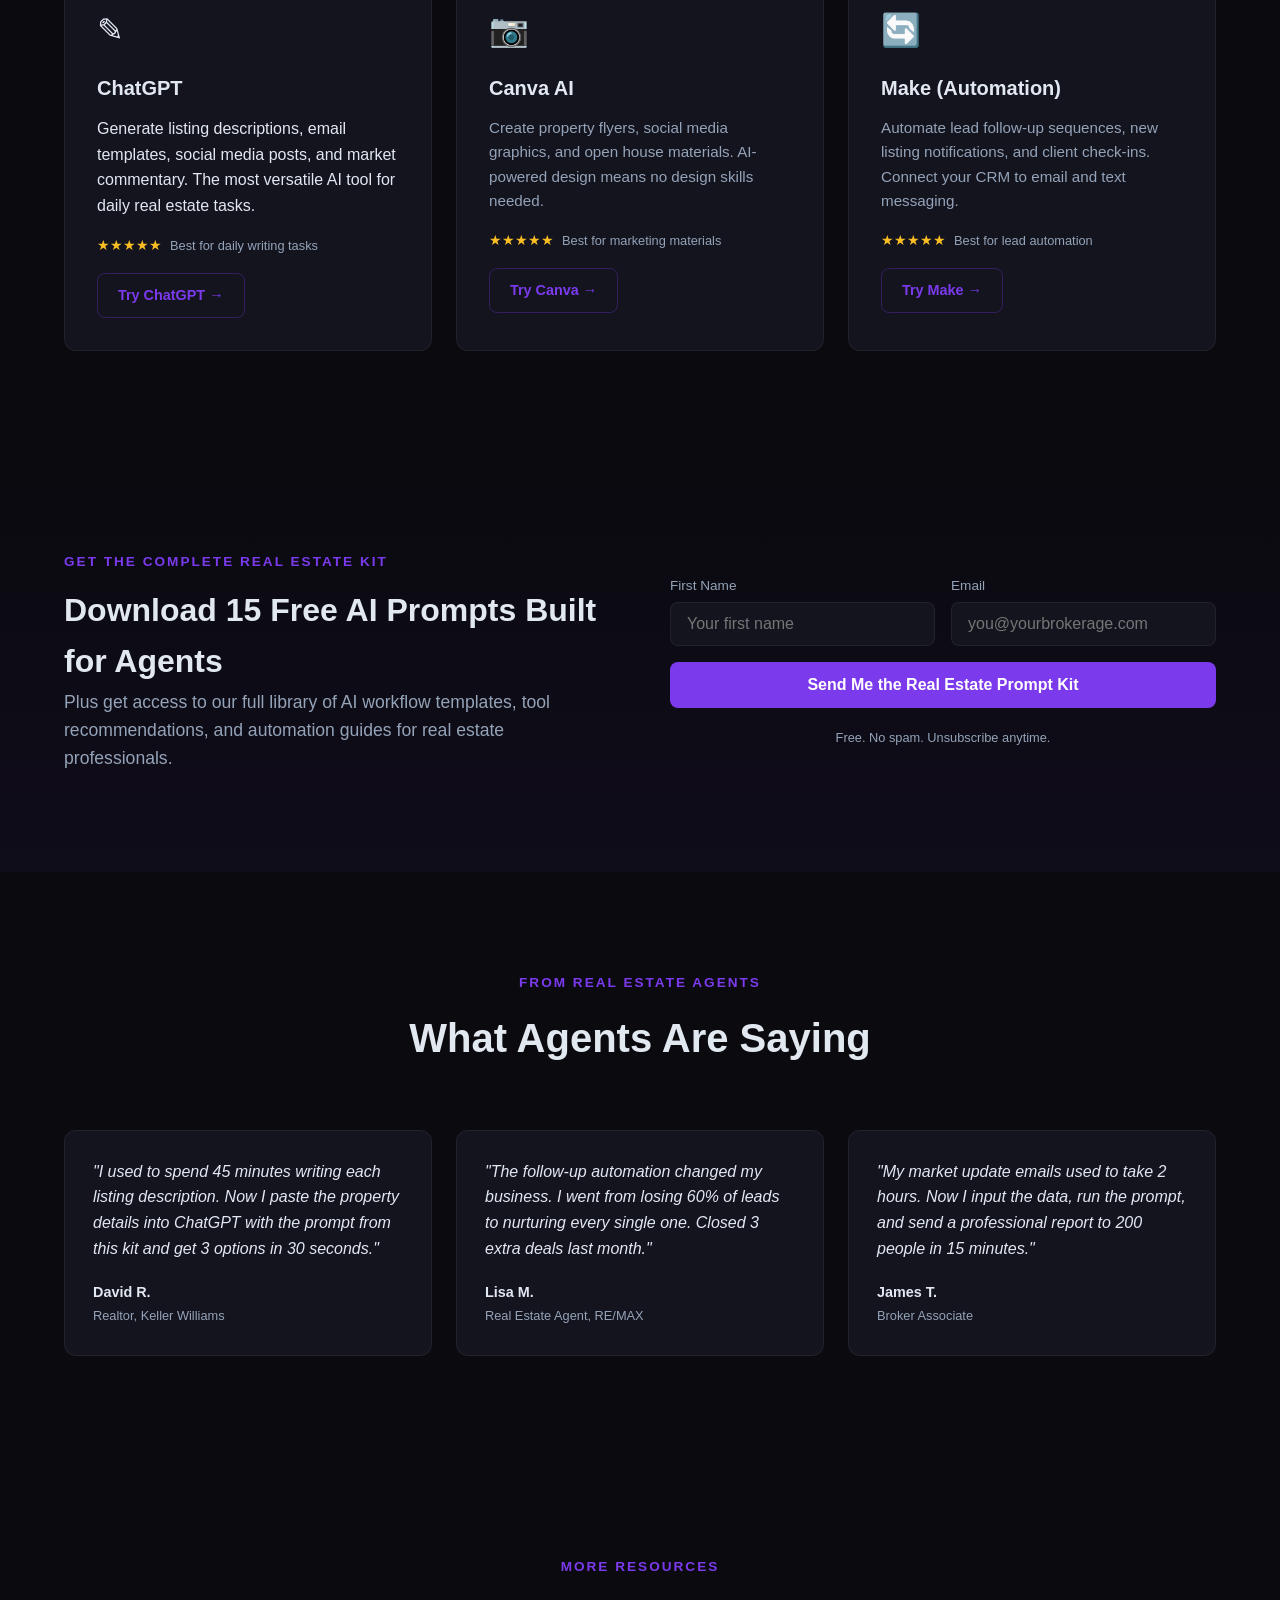
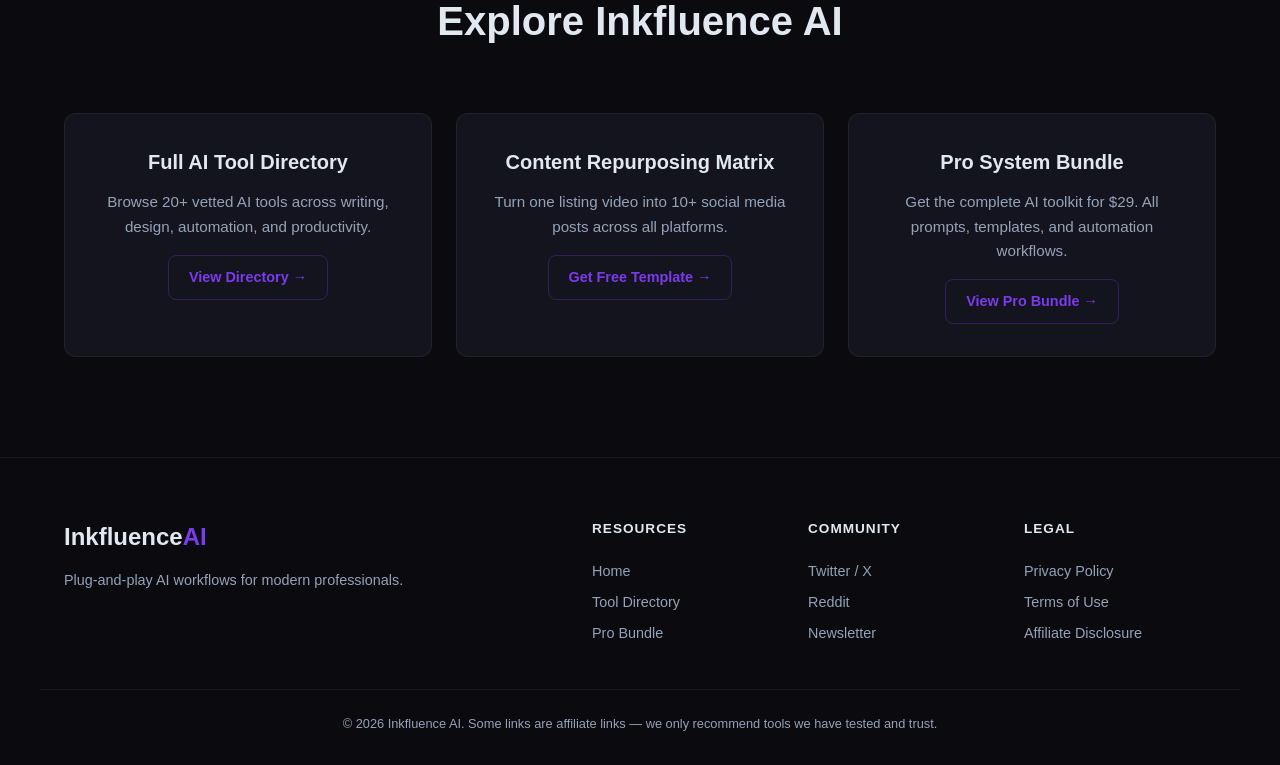
<file: real-estate.html>
<!DOCTYPE html>
<html lang="en">
<head>
<!-- Google tag (gtag.js) -->
<script async src="https://www.googletagmanager.com/gtag/js?id=G-S64ZF111P6"></script>
<script>
  window.dataLayer = window.dataLayer || [];
  function gtag(){dataLayer.push(arguments);}
  gtag("js", new Date());
  gtag("config", "G-S64ZF111P6");
</script>
  <meta charset="UTF-8">
  <meta name="viewport" content="width=device-width, initial-scale=1.0">
  <title>AI Tools for Real Estate Agents - Free Prompt Templates and Workflows</title>
  <meta name="description" content="Free AI prompt templates and automation workflows built for real estate agents. Automate listing descriptions, client follow-ups, and marketing emails. Save 10+ hours a week.">
  <meta name="keywords" content="AI tools for real estate agents, AI prompts for real estate, real estate AI automation, listing description AI, client follow-up automation real estate">
  <meta name="author" content="Inkfluence AI">
  <meta property="og:title" content="AI Tools for Real Estate Agents - Free Prompt Templates">
  <meta property="og:description" content="Free AI prompt templates and automation workflows built for real estate agents.">
  <meta property="og:type" content="website">
  <link rel="icon" type="image/svg+xml" href="assets/favicon.svg">
  <link rel="stylesheet" href="styles.css">
</head>
<body>

  <!-- NAV -->
  <nav class="nav">
    <div class="container nav-inner">
      <a href="index.html" class="logo">Inkfluence<span class="logo-ai">AI</span></a>
      <div class="nav-links">
        <a href="index.html">Home</a>
        <a href="index.html#directory">Tools</a>
        <a href="index.html#capture">Get Started</a>
      </div>
    </div>
  </nav>

  <!-- HERO -->
  <header class="hero niche-hero" id="hero">
    <div class="container hero-inner">
      <p class="hero-tag">Built for Real Estate Professionals</p>
      <h1>AI Tools &amp; Prompt Templates<br>for Real Estate Agents</h1>
      <p class="hero-sub">Stop spending hours writing listing descriptions, chasing leads, and drafting client emails. These free AI workflows are built specifically for real estate professionals who want to close more deals in less time.</p>
      <div class="hero-actions">
        <a href="#prompts" class="btn btn-primary">Get Free Real Estate Prompts</a>
        <a href="#tools" class="btn btn-ghost">Browse AI Tools</a>
      </div>
      <div class="hero-proof">
        <span class="proof-badge">15 Real Estate Prompts</span>
        <span class="proof-badge">Listing Description Generator</span>
        <span class="proof-badge">Client Follow-Up Automation</span>
      </div>
    </div>
  </header>

  <!-- PROBLEM SECTION -->
  <section class="section">
    <div class="container">
      <div class="section-header">
        <p class="section-tag">The Problem</p>
        <h2>Real Estate Agents Are Drowning in Admin Work</h2>
        <p class="section-desc">You became a real estate agent to sell homes, not to spend 3 hours a day writing emails and listing descriptions. Here is what AI can take off your plate.</p>
      </div>
      <div class="vault-grid">
        <div class="vault-card">
          <div class="vault-icon">&#9998;</div>
          <h3>Listing Descriptions</h3>
          <p>Writing unique, compelling descriptions for every property takes hours. AI can generate 5 variations in 30 seconds, each optimized for different platforms.</p>
        </div>
        <div class="vault-card">
          <div class="vault-icon">&#128233;</div>
          <h3>Client Follow-Ups</h3>
          <p>Following up with 50+ leads manually is impossible. AI-powered email sequences keep every lead warm without you lifting a finger.</p>
        </div>
        <div class="vault-card">
          <div class="vault-icon">&#128200;</div>
          <h3>Market Reports</h3>
          <p>Creating monthly market updates for your sphere takes research and writing time. AI can draft a professional report in minutes from raw data.</p>
        </div>
      </div>
    </div>
  </section>

  <!-- PROMPTS SECTION -->
  <section class="section vault" id="prompts">
    <div class="container">
      <div class="section-header">
        <p class="section-tag">Free Real Estate Prompt Kit</p>
        <h2>15 AI Prompts Built for Real Estate Agents</h2>
        <p class="section-desc">Copy these prompts directly into ChatGPT, Claude, or any AI assistant. Each one is designed for a specific real estate task.</p>
      </div>
      <div class="vault-grid">

        <div class="vault-card">
          <div class="vault-icon">1</div>
          <h3>Listing Description Generator</h3>
          <p>Input property details and get a MLS-ready description that highlights the best features, uses emotive language, and includes relevant keywords for SEO.</p>
          <ul class="vault-features">
            <li>Generates 3 variations (formal, casual, luxury)</li>
            <li>Includes neighborhood context</li>
            <li>Optimized for Zillow and Realtor.com</li>
          </ul>
        </div>

        <div class="vault-card vault-card-featured">
          <div class="vault-badge">Most Popular</div>
          <div class="vault-icon">2</div>
          <h3>Open House Invitation</h3>
          <p>Create personalized invitations for your next open house. Target different audiences: neighbors, past clients, new leads, and social media followers.</p>
          <ul class="vault-features">
            <li>Email version for your database</li>
            <li>Social media post version</li>
            <li>Door hanger / flyer version</li>
          </ul>
        </div>

        <div class="vault-card">
          <div class="vault-icon">3</div>
          <h3>Buyer Consultation Prep</h3>
          <p>Before meeting a new buyer, use this prompt to generate a customized consultation agenda based on their preferences, budget, and timeline.</p>
          <ul class="vault-features">
            <li>Market overview for their target area</li>
            <li>Pre-approval talking points</li>
            <li>Questions to uncover their true needs</li>
          </ul>
        </div>

        <div class="vault-card">
          <div class="vault-icon">4</div>
          <h3>Just Listed / Just Sold Post</h3>
          <p>Generate social media posts for new listings and recent sales. Includes hashtags, calls to action, and platform-specific formatting.</p>
          <ul class="vault-features">
            <li>Instagram caption with hashtags</li>
            <li>Facebook post for community engagement</li>
            <li>LinkedIn version for professional network</li>
          </ul>
        </div>

        <div class="vault-card">
          <div class="vault-icon">5</div>
          <h3>Market Update Report</h3>
          <p>Input local market data and get a professional monthly market update you can send to your database or post on social media.</p>
          <ul class="vault-features">
            <li>Median price trends analysis</li>
            <li>Days on market comparison</li>
            <li>Buyer vs seller market assessment</li>
          </ul>
        </div>

        <div class="vault-card">
          <div class="vault-icon">6</div>
          <h3>Staging Tips Email</h3>
          <p>Send sellers a professional staging guide before listing. AI generates personalized tips based on their home type, size, and target buyer demographic.</p>
          <ul class="vault-features">
            <li>Room-by-room checklist</li>
            <li>Low-cost high-impact improvements</li>
            <li>What to remove before photos</li>
          </ul>
        </div>

      </div>
      <div style="text-align:center;margin-top:40px;">
        <a href="index.html#capture" class="btn btn-primary">Get All 15 Prompts Free</a>
      </div>
    </div>
  </section>

  <!-- TOOLS SECTION -->
  <section class="section" id="tools">
    <div class="container">
      <div class="section-header">
        <p class="section-tag">Recommended Tools</p>
        <h2>Best AI Tools for Real Estate Agents</h2>
        <p class="section-desc">These tools work exceptionally well for real estate professionals. Each one has a free tier to get started.</p>
      </div>
      <div class="vault-grid">
        <div class="vault-card">
          <div class="vault-icon">&#9998;</div>
          <h3>ChatGPT</h3>
Generate listing descriptions, email templates, social media posts, and market commentary. The most versatile AI tool for daily real estate tasks.</p>
          <div class="tool-rating"><span class="stars">&#9733;&#9733;&#9733;&#9733;&#9733;</span><span class="rating-note">Best for daily writing tasks</span></div>
          <a href="https://chat.openai.com" target="_blank" rel="noopener" class="btn btn-outline btn-sm">Try ChatGPT &rarr;</a>
        </div>
        <div class="vault-card">
          <div class="vault-icon">&#128247;</div>
          <h3>Canva AI</h3>
          <p>Create property flyers, social media graphics, and open house materials. AI-powered design means no design skills needed.</p>
          <div class="tool-rating"><span class="stars">&#9733;&#9733;&#9733;&#9733;&#9733;</span><span class="rating-note">Best for marketing materials</span></div>
          <a href="https://canva.com" target="_blank" rel="noopener" class="btn btn-outline btn-sm">Try Canva &rarr;</a>
        </div>
        <div class="vault-card">
          <div class="vault-icon">&#128260;</div>
          <h3>Make (Automation)</h3>
          <p>Automate lead follow-up sequences, new listing notifications, and client check-ins. Connect your CRM to email and text messaging.</p>
          <div class="tool-rating"><span class="stars">&#9733;&#9733;&#9733;&#9733;&#9733;</span><span class="rating-note">Best for lead automation</span></div>
          <a href="https://make.com" target="_blank" rel="noopener" class="btn btn-outline btn-sm">Try Make &rarr;</a>
        </div>
      </div>
    </div>
  </section>

  <!-- CTA SECTION -->
  <section class="section capture" id="capture">
    <div class="container capture-inner">
      <div class="capture-text">
        <p class="section-tag">Get the Complete Real Estate Kit</p>
        <h2>Download 15 Free AI Prompts Built for Agents</h2>
        <p class="section-desc">Plus get access to our full library of AI workflow templates, tool recommendations, and automation guides for real estate professionals.</p>
      </div>
      <div class="capture-form-wrapper">
        <form id="capture-form" class="capture-form" action="https://formsubmit.co/adeleswft@gmail.com?next=https://adeleswft.github.io/inkfluence-ai/thankyou.html" method="POST">
          <div class="form-row">
            <div class="form-group"><label for="first-name">First Name</label><input type="text" id="first-name" name="first_name" placeholder="Your first name" required></div>
            <div class="form-group"><label for="email">Email</label><input type="email" id="email" name="email" placeholder="you@yourbrokerage.com" required></div>
          </div>
          <button type="submit" class="btn btn-primary btn-block">Send Me the Real Estate Prompt Kit</button>
          <p class="form-note">Free. No spam. Unsubscribe anytime.</p>
        </form>
        <div id="capture-success" class="capture-success hidden">
          <div class="success-icon">&#10003;</div>
          <h3>You are in!</h3>
          <p>Check your email for your Real Estate AI Prompt Kit. It arrives instantly.</p>
        </div>
      </div>
    </div>
  </section>

  <!-- TESTIMONIALS -->
  <section class="section testimonials">
    <div class="container">
      <div class="section-header">
        <p class="section-tag">From Real Estate Agents</p>
        <h2>What Agents Are Saying</h2>
      </div>
      <div class="testimonial-grid">
        <div class="testimonial-card">
          <p class="testimonial-text">"I used to spend 45 minutes writing each listing description. Now I paste the property details into ChatGPT with the prompt from this kit and get 3 options in 30 seconds."</p>
          <div class="testimonial-author"><span class="author-name">David R.</span><span class="author-role">Realtor, Keller Williams</span></div>
        </div>
        <div class="testimonial-card">
          <p class="testimonial-text">"The follow-up automation changed my business. I went from losing 60% of leads to nurturing every single one. Closed 3 extra deals last month."</p>
          <div class="testimonial-author"><span class="author-name">Lisa M.</span><span class="author-role">Real Estate Agent, RE/MAX</span></div>
        </div>
        <div class="testimonial-card">
          <p class="testimonial-text">"My market update emails used to take 2 hours. Now I input the data, run the prompt, and send a professional report to 200 people in 15 minutes."</p>
          <div class="testimonial-author"><span class="author-name">James T.</span><span class="author-role">Broker Associate</span></div>
        </div>
      </div>
    </div>
  </section>

  <!-- INTERNAL LINKS -->
  <section class="section">
    <div class="container">
      <div class="section-header">
        <p class="section-tag">More Resources</p>
        <h2>Explore Inkfluence AI</h2>
      </div>
      <div class="vault-grid">
        <div class="vault-card" style="text-align:center;">
          <h3>Full AI Tool Directory</h3>
          <p>Browse 20+ vetted AI tools across writing, design, automation, and productivity.</p>
          <a href="index.html#directory" class="btn btn-outline btn-sm">View Directory &rarr;</a>
        </div>
        <div class="vault-card" style="text-align:center;">
          <h3>Content Repurposing Matrix</h3>
          <p>Turn one listing video into 10+ social media posts across all platforms.</p>
          <a href="index.html#vault" class="btn btn-outline btn-sm">Get Free Template &rarr;</a>
        </div>
        <div class="vault-card" style="text-align:center;">
          <h3>Pro System Bundle</h3>
          <p>Get the complete AI toolkit for $29. All prompts, templates, and automation workflows.</p>
          <a href="https://adelewave77.gumroad.com/l/httpsadeleswftgithubioinkfluence-ai" target="_blank" class="btn btn-outline btn-sm">View Pro Bundle &rarr;</a>
        </div>
      </div>
    </div>
  </section>

  <!-- FOOTER -->
  <footer class="footer">
    <div class="container footer-inner">
      <div class="footer-brand"><a href="index.html" class="logo">Inkfluence<span class="logo-ai">AI</span></a><p>Plug-and-play AI workflows for modern professionals.</p></div>
      <div class="footer-links">
        <div class="footer-col"><h4>Resources</h4><a href="index.html">Home</a><a href="index.html#directory">Tool Directory</a><a href="https://adelewave77.gumroad.com/l/httpsadeleswftgithubioinkfluence-ai" target="_blank">Pro Bundle</a></div>
        <div class="footer-col"><h4>Community</h4><a href="#">Twitter / X</a><a href="#">Reddit</a><a href="#">Newsletter</a></div>
        <div class="footer-col"><h4>Legal</h4><a href="#">Privacy Policy</a><a href="#">Terms of Use</a><a href="#">Affiliate Disclosure</a></div>
      </div>
    </div>
    <div class="container footer-bottom"><p>&copy; 2026 Inkfluence AI. Some links are affiliate links &mdash; we only recommend tools we have tested and trust.</p></div>
  </footer>

  <script src="script.js"></script>
<script src="analytics.js"></script>
</body>
</html>
</file>
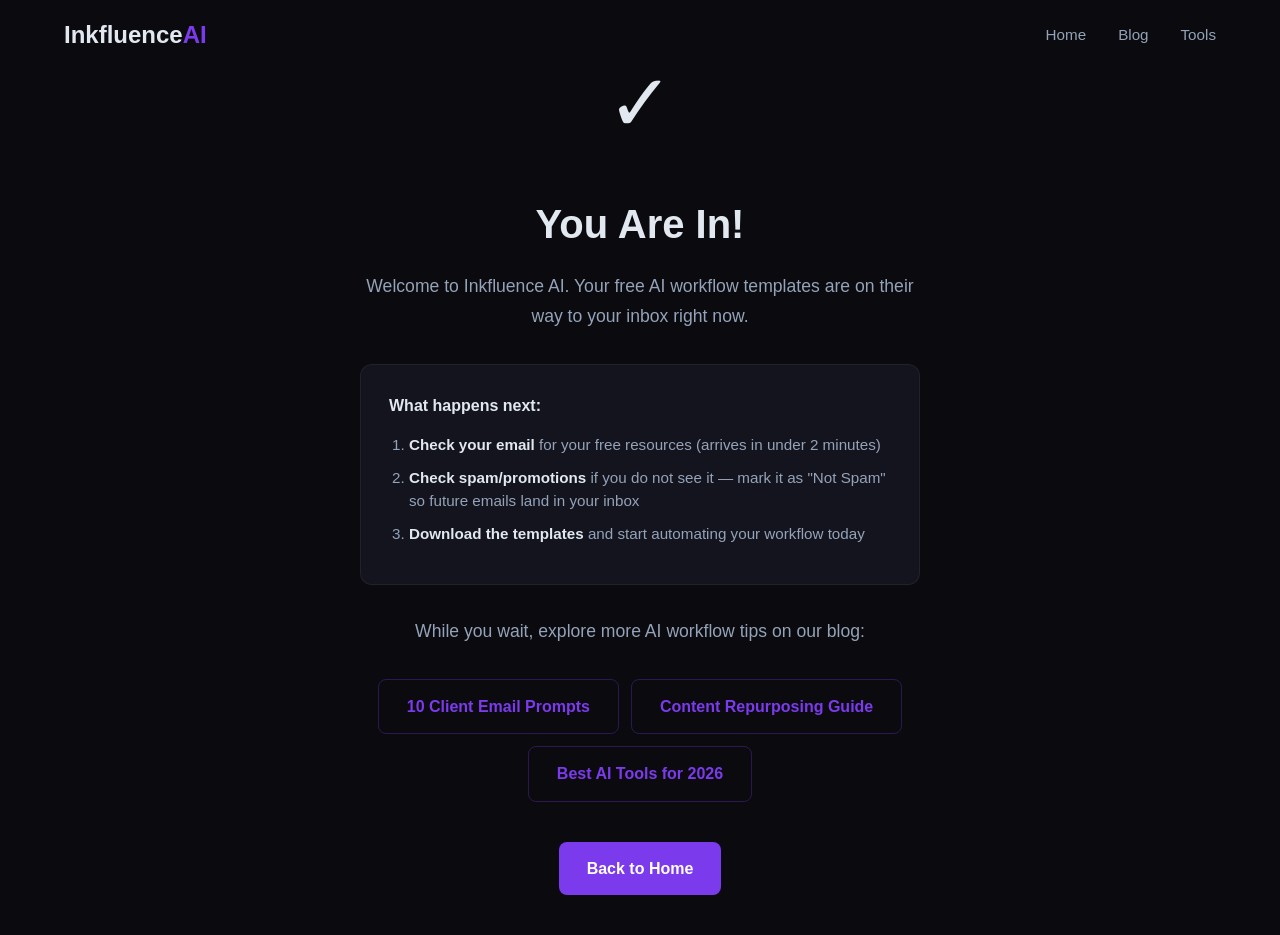
<file: thankyou.html>
<!DOCTYPE html>
<html lang="en">
<head>
<!-- Google tag (gtag.js) -->
<script async src="https://www.googletagmanager.com/gtag/js?id=G-S64ZF111P6"></script>
<script>
  window.dataLayer = window.dataLayer || [];
  function gtag(){dataLayer.push(arguments);}
  gtag("js", new Date());
  gtag("config", "G-S64ZF111P6");
</script>
  <meta charset="UTF-8">
  <meta name="viewport" content="width=device-width, initial-scale=1.0">
  <title>You Are In! | Inkfluence AI</title>
  <meta name="description" content="Thank you for joining Inkfluence AI. Check your email for your free AI workflow templates and prompt kits.">
  <link rel="icon" type="image/svg+xml" href="assets/favicon.svg">
  <link rel="stylesheet" href="styles.css">
  <style>
    .thankyou { min-height: 100vh; display: flex; align-items: center; justify-content: center; text-align: center; padding: 40px 24px; }
    .thankyou-inner { max-width: 560px; }
    .thankyou-icon { font-size: 5rem; margin-bottom: 24px; }
    .thankyou h1 { font-size: 2.5rem; font-weight: 800; margin-bottom: 16px; }
    .thankyou p { color: var(--text-muted); font-size: 1.1rem; line-height: 1.7; margin-bottom: 24px; }
    .thankyou-steps { text-align: left; background: var(--bg-card); border: 1px solid var(--border); border-radius: var(--radius); padding: 28px; margin: 32px 0; }
    .thankyou-steps h3 { font-size: 1rem; margin-bottom: 16px; color: var(--text); }
    .thankyou-steps ol { margin: 0; padding-left: 20px; }
    .thankyou-steps li { color: var(--text-muted); font-size: 0.95rem; margin-bottom: 10px; line-height: 1.5; }
    .thankyou-steps li strong { color: var(--text); }
    .thankyou-links { display: flex; gap: 12px; justify-content: center; flex-wrap: wrap; margin-top: 32px; }
  </style>
</head>
<body>

  <nav class="nav">
    <div class="container nav-inner">
      <a href="index.html" class="logo">Inkfluence<span class="logo-ai">AI</span></a>
      <div class="nav-links">
        <a href="index.html">Home</a>
        <a href="blog.html">Blog</a>
        <a href="index.html#directory">Tools</a>
      </div>
    </div>
  </nav>

  <div class="thankyou">
    <div class="thankyou-inner">
      <div class="thankyou-icon">&#10003;</div>
      <h1>You Are In!</h1>
      <p>Welcome to Inkfluence AI. Your free AI workflow templates are on their way to your inbox right now.</p>

      <div class="thankyou-steps">
        <h3>What happens next:</h3>
        <ol>
          <li><strong>Check your email</strong> for your free resources (arrives in under 2 minutes)</li>
          <li><strong>Check spam/promotions</strong> if you do not see it — mark it as "Not Spam" so future emails land in your inbox</li>
          <li><strong>Download the templates</strong> and start automating your workflow today</li>
        </ol>
      </div>

      <p>While you wait, explore more AI workflow tips on our blog:</p>

      <div class="thankyou-links">
        <a href="blog/ai-prompts-client-emails.html" class="btn btn-outline">10 Client Email Prompts</a>
        <a href="blog/content-repurposing-workflow.html" class="btn btn-outline">Content Repurposing Guide</a>
        <a href="blog/ai-tools-solopreneurs.html" class="btn btn-outline">Best AI Tools for 2026</a>
      </div>

      <div style="margin-top:40px;">
        <a href="index.html" class="btn btn-primary">Back to Home</a>
      </div>
    </div>
  </div>

</body>
</html>
</file>
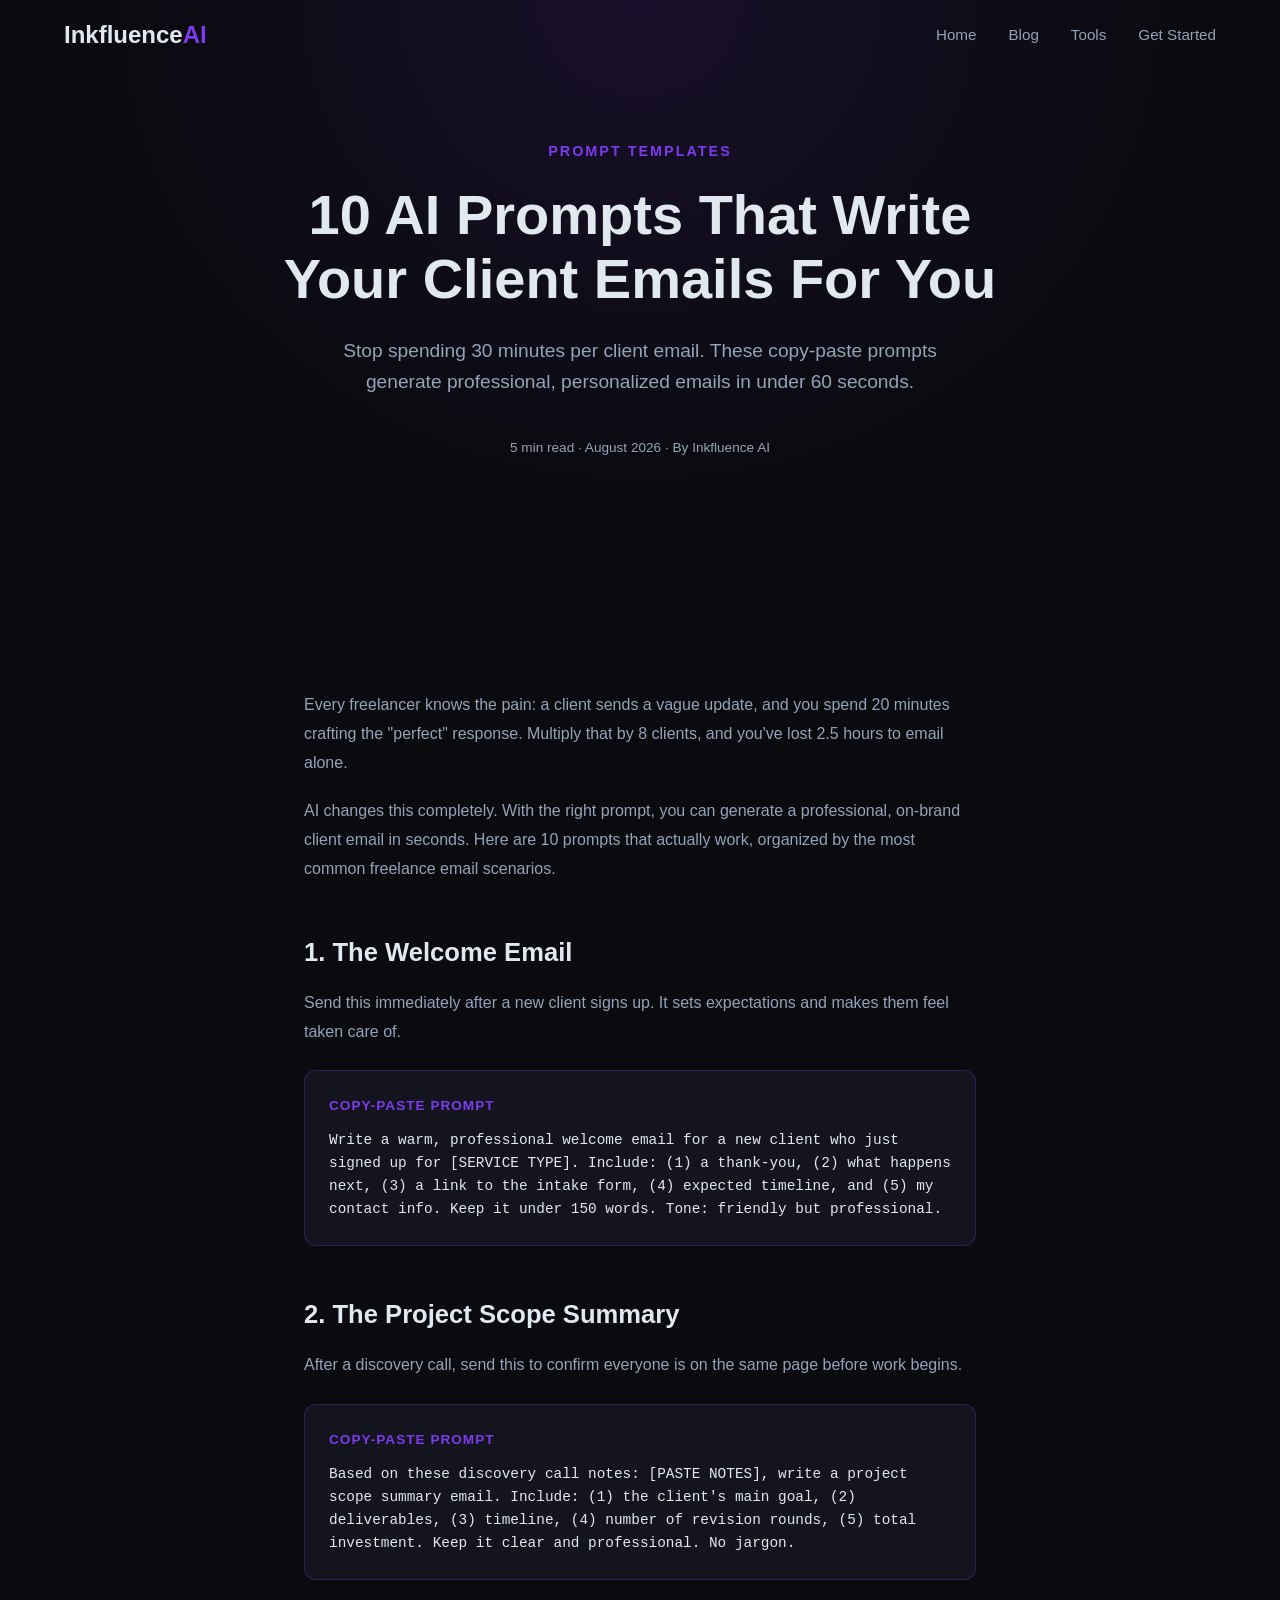
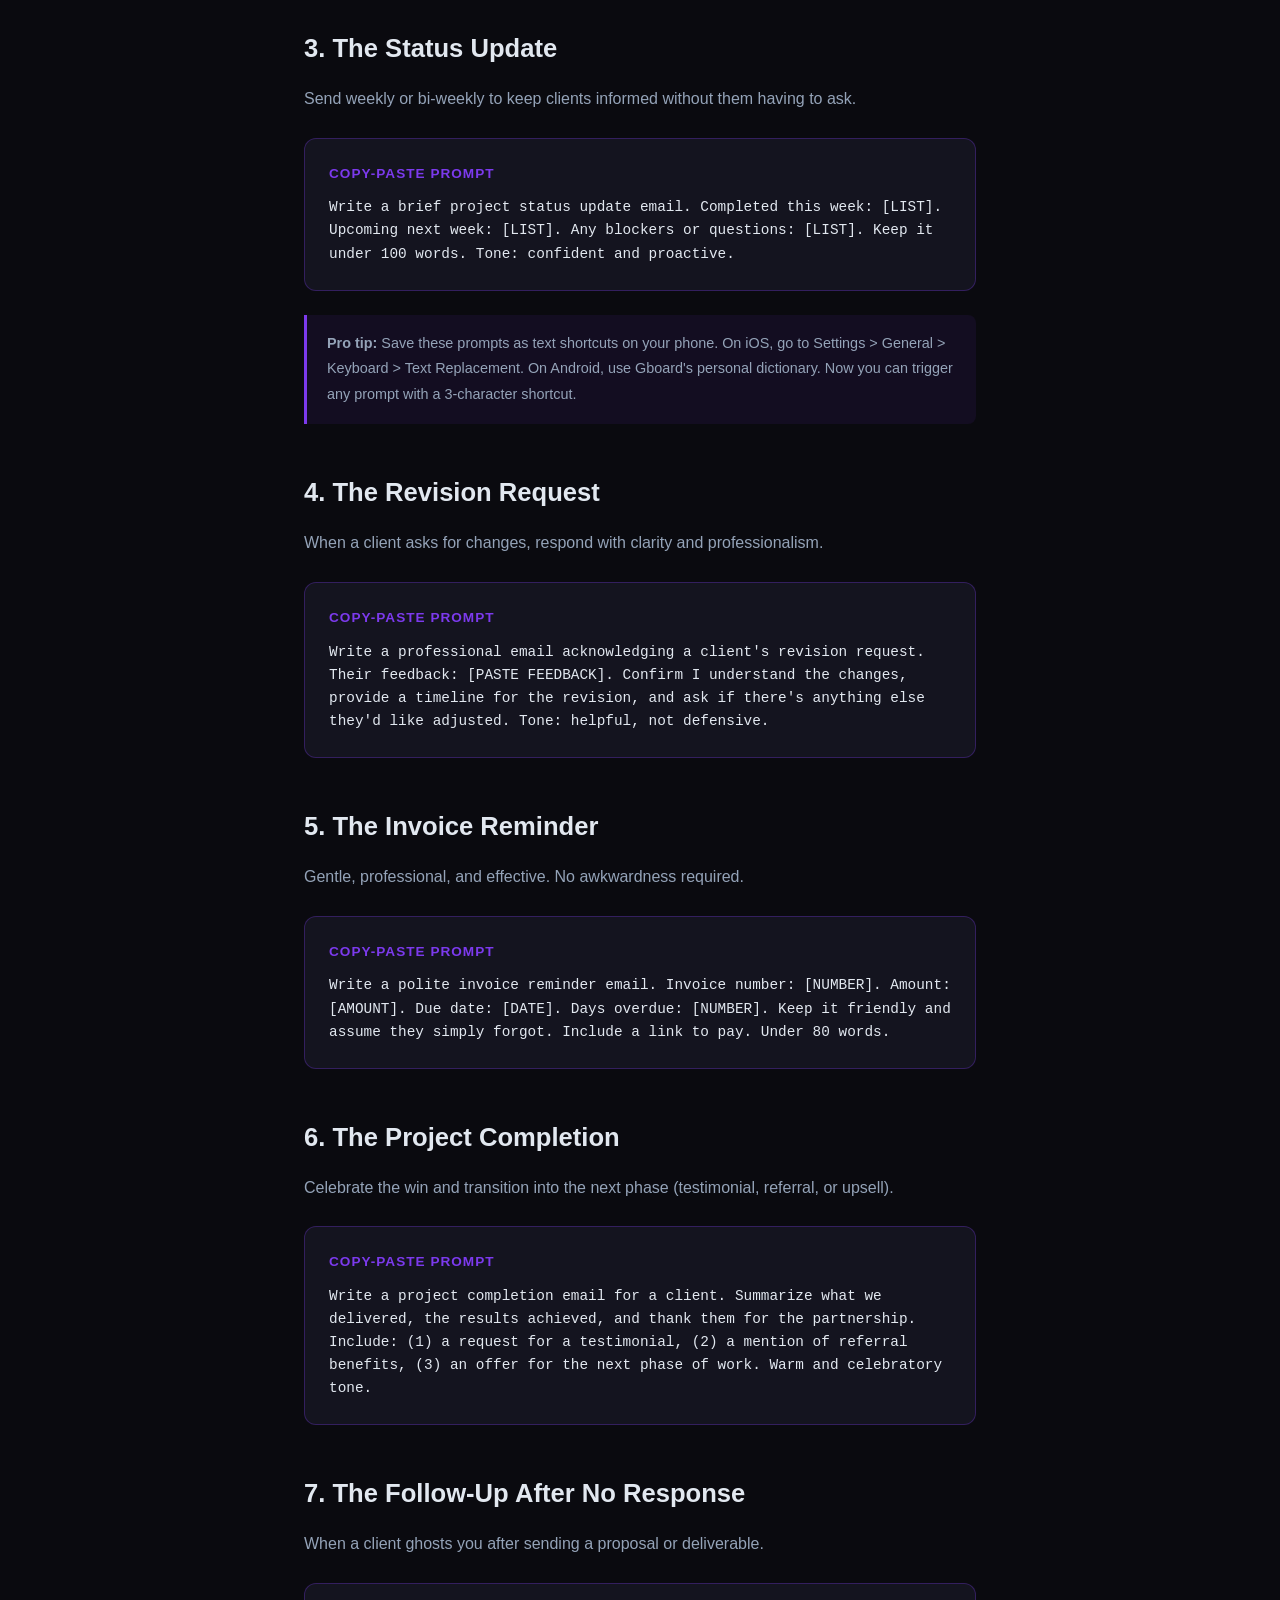
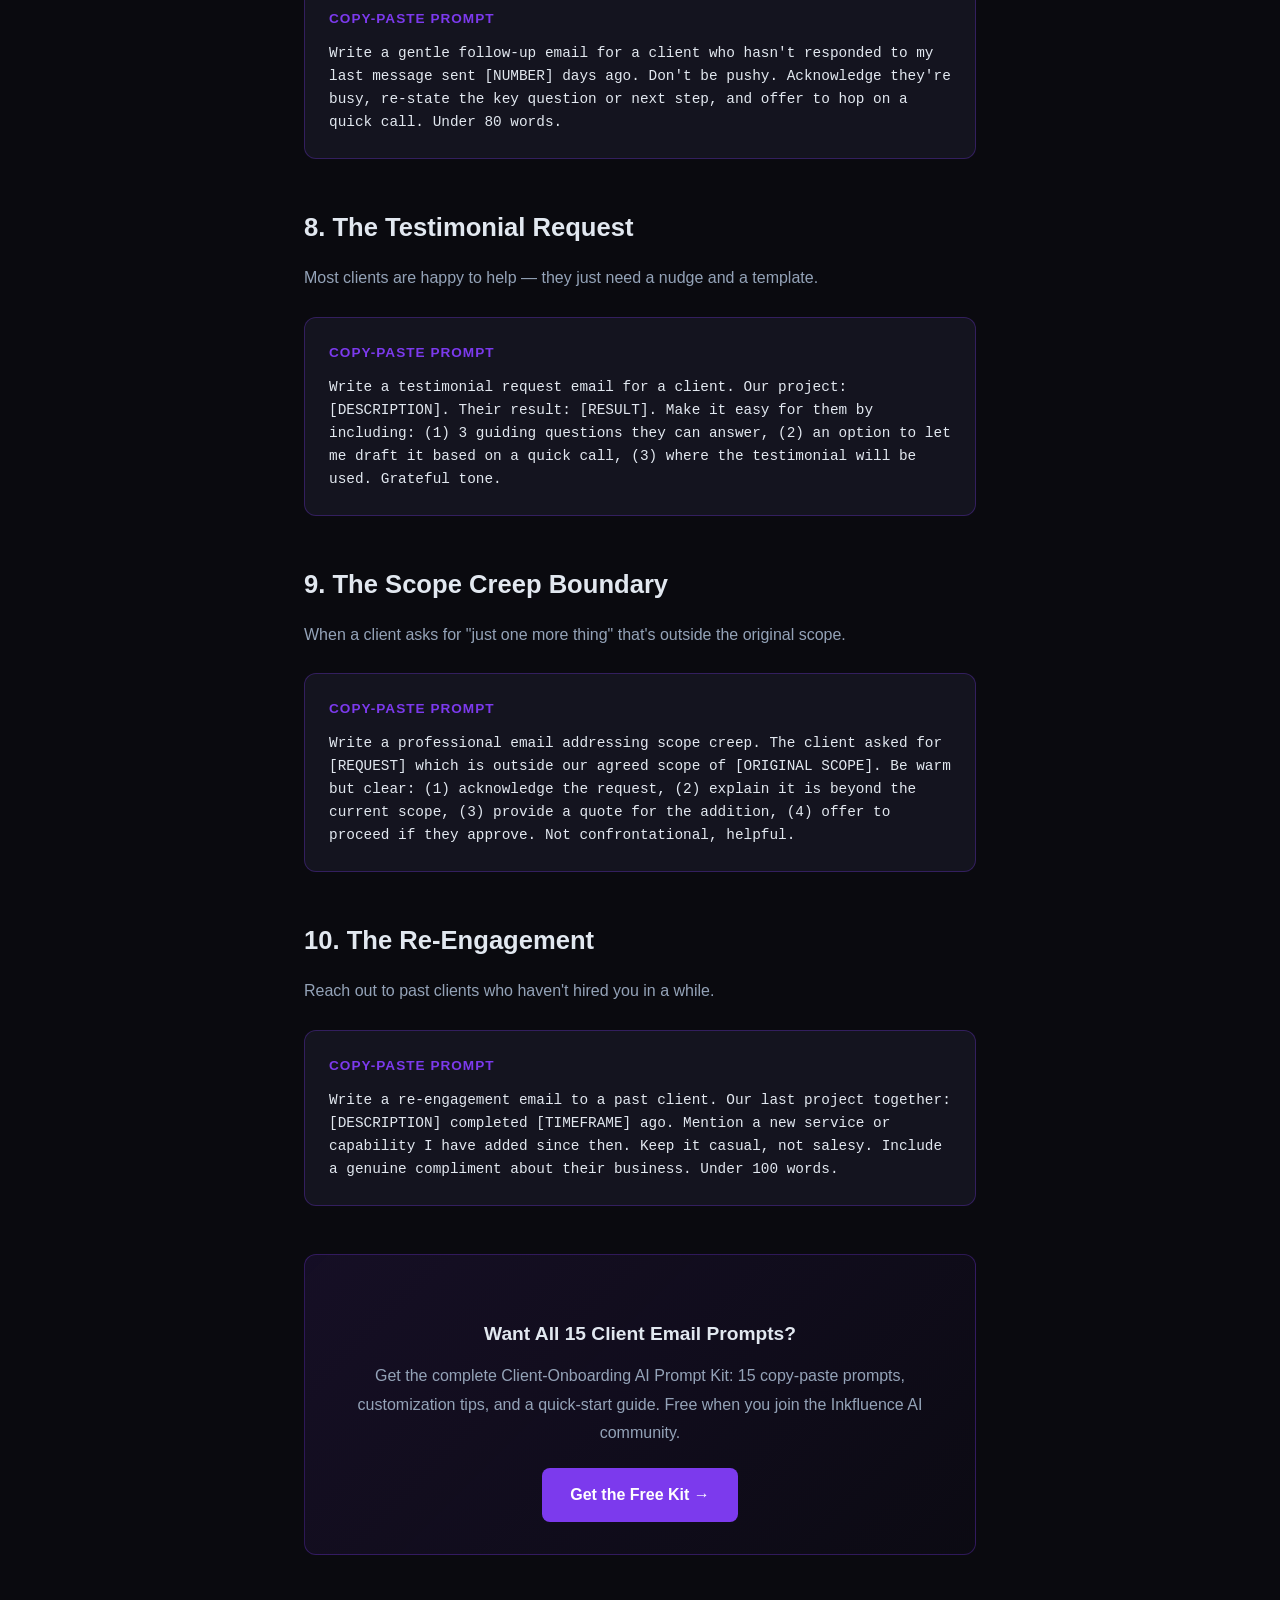
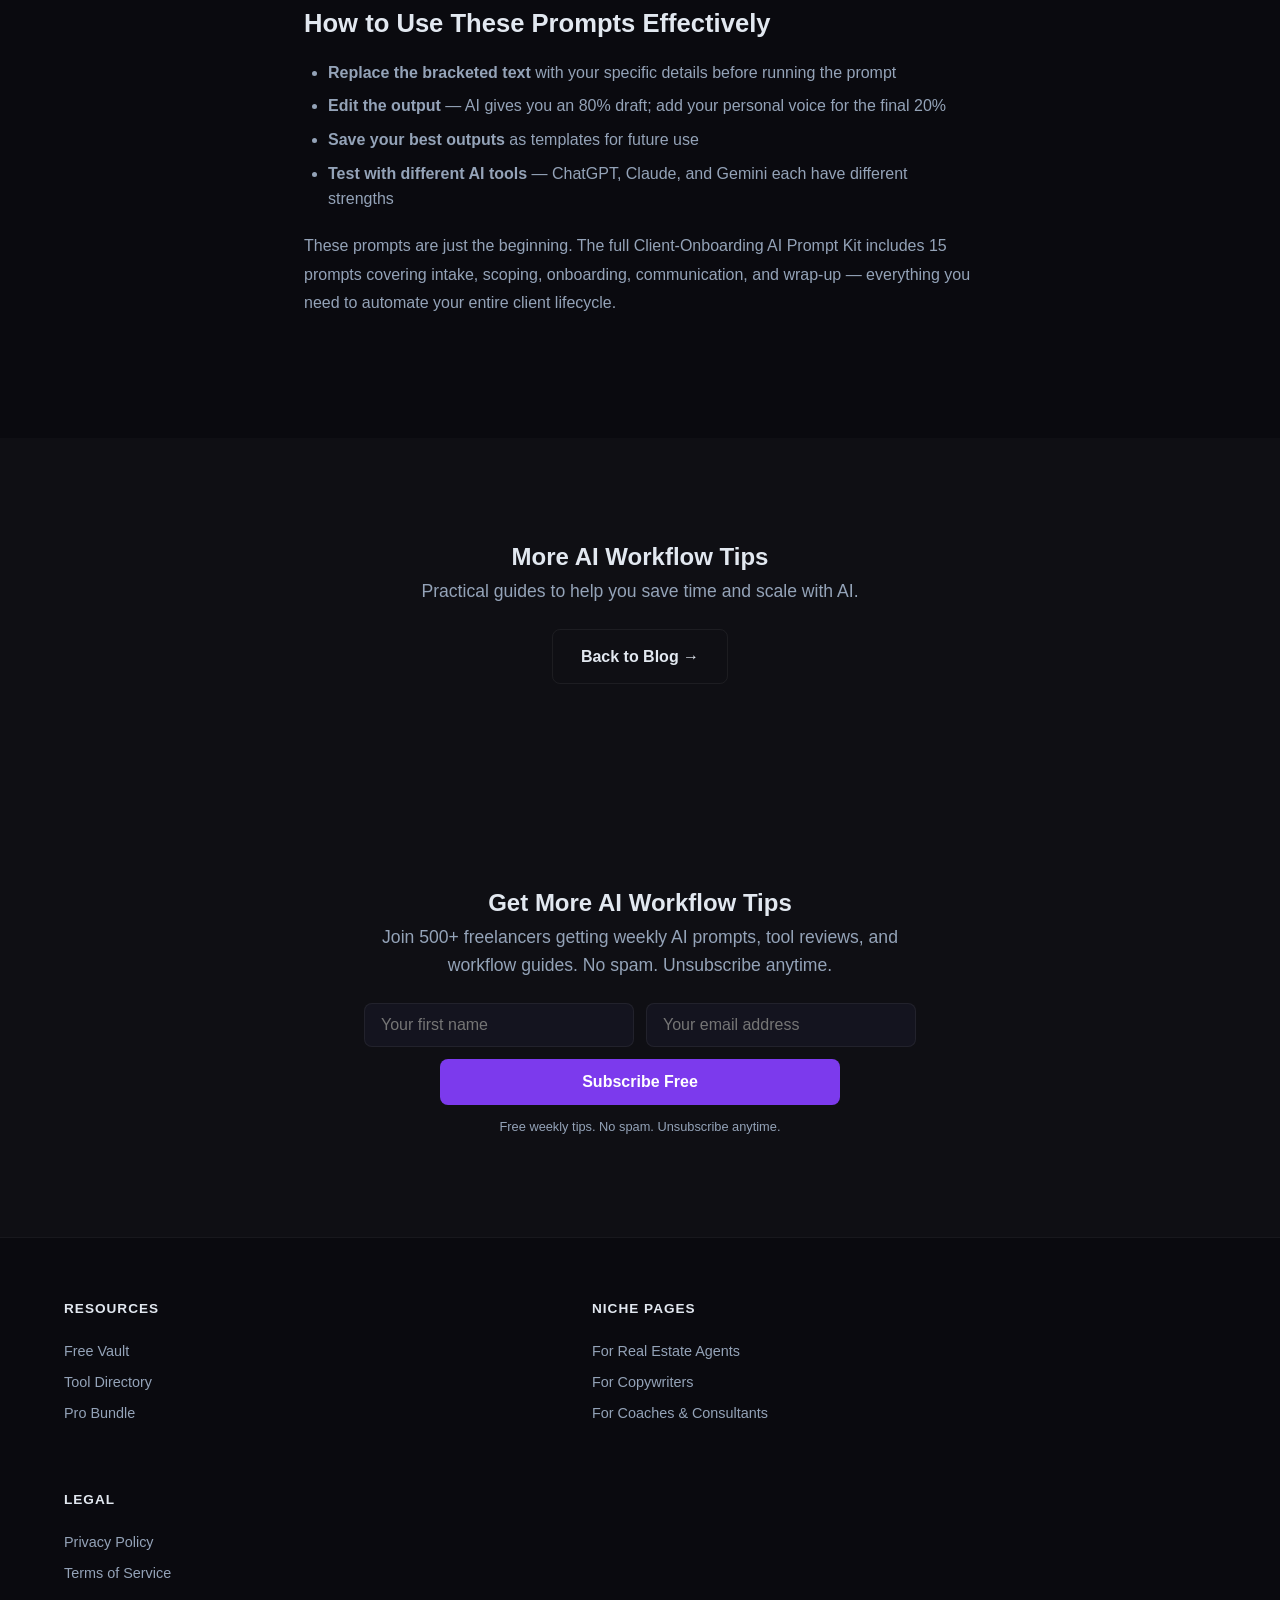
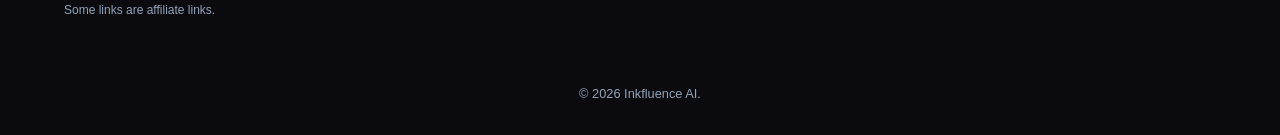
<file: blog/ai-prompts-client-emails.html>
<!DOCTYPE html>
<html lang="en">
<head>
<!-- Google tag (gtag.js) -->
<script async src="https://www.googletagmanager.com/gtag/js?id=G-S64ZF111P6"></script>
<script>
  window.dataLayer = window.dataLayer || [];
  function gtag(){dataLayer.push(arguments);}
  gtag("js", new Date());
  gtag("config", "G-S64ZF111P6");
</script>
  <meta charset="UTF-8">
  <meta name="viewport" content="width=device-width, initial-scale=1.0">
  <title>10 AI Prompts That Write Your Client Emails For You | Inkfluence AI</title>
  <meta name="description" content="Stop spending 30 minutes per client email. These 10 copy-paste AI prompts generate professional, personalized client emails in under 60 seconds. Works with ChatGPT, Claude, and more.">
  <meta name="keywords" content="AI prompts for client emails, AI email templates freelancers, ChatGPT client email prompts, AI email writing, freelance email automation">
  <meta name="author" content="Inkfluence AI">
  <link rel="icon" type="image/svg+xml" href="../assets/favicon.svg">
  <link rel="stylesheet" href="../styles.css">
  <style>
    .post-content { max-width: 720px; margin: 0 auto; }
    .post-content h2 { font-size: 1.6rem; margin: 48px 0 16px; color: var(--text); }
    .post-content h3 { font-size: 1.2rem; margin: 32px 0 12px; color: var(--text); }
    .post-content p { color: var(--text-muted); font-size: 1rem; line-height: 1.8; margin-bottom: 20px; }
    .post-content ul { color: var(--text-muted); margin: 0 0 20px 24px; }
    .post-content li { margin-bottom: 8px; line-height: 1.6; }
    .prompt-box { background: var(--bg-card); border: 1px solid var(--border-accent); border-radius: var(--radius); padding: 24px; margin: 24px 0; }
    .prompt-box h4 { color: var(--accent); font-size: 0.85rem; text-transform: uppercase; letter-spacing: 1px; margin-bottom: 12px; }
    .prompt-box p { color: var(--text); font-family: 'Courier New', monospace; font-size: 0.9rem; line-height: 1.6; margin-bottom: 0; }
    .prompt-tip { background: rgba(124,58,237,0.08); border-left: 3px solid var(--accent); padding: 16px 20px; margin: 20px 0; border-radius: 0 8px 8px 0; }
    .prompt-tip p { color: var(--text-muted); font-size: 0.9rem; margin: 0; }
    .post-meta { color: var(--text-muted); font-size: 0.85rem; margin-bottom: 32px; }
    .cta-box { background: linear-gradient(135deg, rgba(124,58,237,0.1), rgba(124,58,237,0.02)); border: 1px solid var(--border-accent); border-radius: var(--radius); padding: 32px; text-align: center; margin: 48px 0; }
    .cta-box h3 { margin-bottom: 12px; }
    .cta-box p { color: var(--text-muted); margin-bottom: 20px; }
  </style>
</head>
<body>

  <nav class="nav">
    <div class="container nav-inner">
      <a href="../index.html" class="logo">Inkfluence<span class="logo-ai">AI</span></a>
      <div class="nav-links">
        <a href="../index.html">Home</a>
        <a href="../blog.html">Blog</a>
        <a href="../index.html#directory">Tools</a>
        <a href="../index.html#capture">Get Started</a>
      </div>
    </div>
  </nav>

  <header class="hero niche-hero">
    <div class="container hero-inner">
      <p class="hero-tag">Prompt Templates</p>
      <h1>10 AI Prompts That Write<br>Your Client Emails For You</h1>
      <p class="hero-sub">Stop spending 30 minutes per client email. These copy-paste prompts generate professional, personalized emails in under 60 seconds.</p>
      <p class="post-meta">5 min read &middot; August 2026 &middot; By Inkfluence AI</p>
    </div>
  </header>

  <section class="section">
    <div class="container post-content">

      <p>Every freelancer knows the pain: a client sends a vague update, and you spend 20 minutes crafting the "perfect" response. Multiply that by 8 clients, and you've lost 2.5 hours to email alone.</p>
      <p>AI changes this completely. With the right prompt, you can generate a professional, on-brand client email in seconds. Here are 10 prompts that actually work, organized by the most common freelance email scenarios.</p>

      <h2>1. The Welcome Email</h2>
      <p>Send this immediately after a new client signs up. It sets expectations and makes them feel taken care of.</p>
      <div class="prompt-box">
        <h4>Copy-Paste Prompt</h4>
        <p>Write a warm, professional welcome email for a new client who just signed up for [SERVICE TYPE]. Include: (1) a thank-you, (2) what happens next, (3) a link to the intake form, (4) expected timeline, and (5) my contact info. Keep it under 150 words. Tone: friendly but professional.</p>
      </div>

      <h2>2. The Project Scope Summary</h2>
      <p>After a discovery call, send this to confirm everyone is on the same page before work begins.</p>
      <div class="prompt-box">
        <h4>Copy-Paste Prompt</h4>
        <p>Based on these discovery call notes: [PASTE NOTES], write a project scope summary email. Include: (1) the client's main goal, (2) deliverables, (3) timeline, (4) number of revision rounds, (5) total investment. Keep it clear and professional. No jargon.</p>
      </div>

      <h2>3. The Status Update</h2>
      <p>Send weekly or bi-weekly to keep clients informed without them having to ask.</p>
      <div class="prompt-box">
        <h4>Copy-Paste Prompt</h4>
        <p>Write a brief project status update email. Completed this week: [LIST]. Upcoming next week: [LIST]. Any blockers or questions: [LIST]. Keep it under 100 words. Tone: confident and proactive.</p>
      </div>

      <div class="prompt-tip">
        <p><strong>Pro tip:</strong> Save these prompts as text shortcuts on your phone. On iOS, go to Settings > General > Keyboard > Text Replacement. On Android, use Gboard's personal dictionary. Now you can trigger any prompt with a 3-character shortcut.</p>
      </div>

      <h2>4. The Revision Request</h2>
      <p>When a client asks for changes, respond with clarity and professionalism.</p>
      <div class="prompt-box">
        <h4>Copy-Paste Prompt</h4>
        <p>Write a professional email acknowledging a client's revision request. Their feedback: [PASTE FEEDBACK]. Confirm I understand the changes, provide a timeline for the revision, and ask if there's anything else they'd like adjusted. Tone: helpful, not defensive.</p>
      </div>

      <h2>5. The Invoice Reminder</h2>
      <p>Gentle, professional, and effective. No awkwardness required.</p>
      <div class="prompt-box">
        <h4>Copy-Paste Prompt</h4>
        <p>Write a polite invoice reminder email. Invoice number: [NUMBER]. Amount: [AMOUNT]. Due date: [DATE]. Days overdue: [NUMBER]. Keep it friendly and assume they simply forgot. Include a link to pay. Under 80 words.</p>
      </div>

      <h2>6. The Project Completion</h2>
      <p>Celebrate the win and transition into the next phase (testimonial, referral, or upsell).</p>
      <div class="prompt-box">
        <h4>Copy-Paste Prompt</h4>
        <p>Write a project completion email for a client. Summarize what we delivered, the results achieved, and thank them for the partnership. Include: (1) a request for a testimonial, (2) a mention of referral benefits, (3) an offer for the next phase of work. Warm and celebratory tone.</p>
      </div>

      <h2>7. The Follow-Up After No Response</h2>
      <p>When a client ghosts you after sending a proposal or deliverable.</p>
      <div class="prompt-box">
        <h4>Copy-Paste Prompt</h4>
        <p>Write a gentle follow-up email for a client who hasn't responded to my last message sent [NUMBER] days ago. Don't be pushy. Acknowledge they're busy, re-state the key question or next step, and offer to hop on a quick call. Under 80 words.</p>
      </div>

      <h2>8. The Testimonial Request</h2>
      <p>Most clients are happy to help — they just need a nudge and a template.</p>
      <div class="prompt-box">
        <h4>Copy-Paste Prompt</h4>
        <p>Write a testimonial request email for a client. Our project: [DESCRIPTION]. Their result: [RESULT]. Make it easy for them by including: (1) 3 guiding questions they can answer, (2) an option to let me draft it based on a quick call, (3) where the testimonial will be used. Grateful tone.</p>
      </div>

      <h2>9. The Scope Creep Boundary</h2>
      <p>When a client asks for "just one more thing" that's outside the original scope.</p>
      <div class="prompt-box">
        <h4>Copy-Paste Prompt</h4>
        <p>Write a professional email addressing scope creep. The client asked for [REQUEST] which is outside our agreed scope of [ORIGINAL SCOPE]. Be warm but clear: (1) acknowledge the request, (2) explain it is beyond the current scope, (3) provide a quote for the addition, (4) offer to proceed if they approve. Not confrontational, helpful.</p>
      </div>

      <h2>10. The Re-Engagement</h2>
      <p>Reach out to past clients who haven't hired you in a while.</p>
      <div class="prompt-box">
        <h4>Copy-Paste Prompt</h4>
        <p>Write a re-engagement email to a past client. Our last project together: [DESCRIPTION] completed [TIMEFRAME] ago. Mention a new service or capability I have added since then. Keep it casual, not salesy. Include a genuine compliment about their business. Under 100 words.</p>
      </div>

      <div class="cta-box">
        <h3>Want All 15 Client Email Prompts?</h3>
        <p>Get the complete Client-Onboarding AI Prompt Kit: 15 copy-paste prompts, customization tips, and a quick-start guide. Free when you join the Inkfluence AI community.</p>
        <a href="../index.html#capture" class="btn btn-primary">Get the Free Kit &rarr;</a>
      </div>

      <h2>How to Use These Prompts Effectively</h2>
      <ul>
        <li><strong>Replace the bracketed text</strong> with your specific details before running the prompt</li>
        <li><strong>Edit the output</strong> — AI gives you an 80% draft; add your personal voice for the final 20%</li>
        <li><strong>Save your best outputs</strong> as templates for future use</li>
        <li><strong>Test with different AI tools</strong> — ChatGPT, Claude, and Gemini each have different strengths</li>
      </ul>

      <p>These prompts are just the beginning. The full Client-Onboarding AI Prompt Kit includes 15 prompts covering intake, scoping, onboarding, communication, and wrap-up — everything you need to automate your entire client lifecycle.</p>

    </div>
  </section>

  <section class="section section-alt">
    <div class="container" style="text-align:center;">
      <h2 class="section-title">More AI Workflow Tips</h2>
      <p class="section-desc" style="margin-bottom:24px;">Practical guides to help you save time and scale with AI.</p>
      <a href="../blog.html" class="btn btn-ghost">Back to Blog &rarr;</a>
    </div>
  </section>

  <section class="section section-alt" id="newsletter">
    <div class="container" style="text-align:center;max-width:600px;margin:0 auto;">
      <h2 class="section-title">Get More AI Workflow Tips</h2>
      <p class="section-desc" style="margin-bottom:24px;">Join 500+ freelancers getting weekly AI prompts, tool reviews, and workflow guides. No spam. Unsubscribe anytime.</p>
      <form class="capture-form" action="https://formsubmit.co/adeleswft@gmail.com?next=https://adeleswft.github.io/inkfluence-ai/thankyou.html" method="POST" style="display:flex;flex-direction:column;gap:12px;align-items:center;">
        <div style="display:flex;gap:12px;width:100%;flex-wrap:wrap;justify-content:center;">
          <input type="text" placeholder="Your first name" required style="flex:1;min-width:200px;padding:12px 16px;background:var(--bg-card);border:1px solid var(--border);color:var(--text);border-radius:8px;font-size:1rem;">
          <input type="email" placeholder="Your email address" required style="flex:1;min-width:200px;padding:12px 16px;background:var(--bg-card);border:1px solid var(--border);color:var(--text);border-radius:8px;font-size:1rem;">
        </div>
        <button type="submit" class="btn btn-primary" style="width:100%;max-width:400px;">Subscribe Free</button>
        <p style="color:var(--text-muted);font-size:0.8rem;margin:0;">Free weekly tips. No spam. Unsubscribe anytime.</p>
      </form>
    </div>
  </section>

  <footer class="footer">
    <div class="container footer-inner">
      <div class="footer-col"><h4>Resources</h4><a href="../index.html#vault">Free Vault</a><a href="../index.html#directory">Tool Directory</a><a href="https://adelewave77.gumroad.com/l/httpsadeleswftgithubioinkfluence-ai" target="_blank">Pro Bundle</a></div>
      <div class="footer-col"><h4>Niche Pages</h4><a href="../real-estate.html">For Real Estate Agents</a><a href="../copywriters.html">For Copywriters</a><a href="../coaches.html">For Coaches &amp; Consultants</a></div>
      <div class="footer-col"><h4>Legal</h4><a href="#">Privacy Policy</a><a href="#">Terms of Service</a><p style="font-size:0.75rem;color:var(--text-muted);margin-top:12px;">Some links are affiliate links.</p></div>
    </div>
    <div class="container"><p style="text-align:center;padding:24px 0 0;color:var(--text-muted);font-size:0.8rem;">&copy; 2026 Inkfluence AI.</p></div>
  </footer>

  <script src="../script.js"></script>
  <script src="../analytics.js"></script>
</body>
</html>
</file>
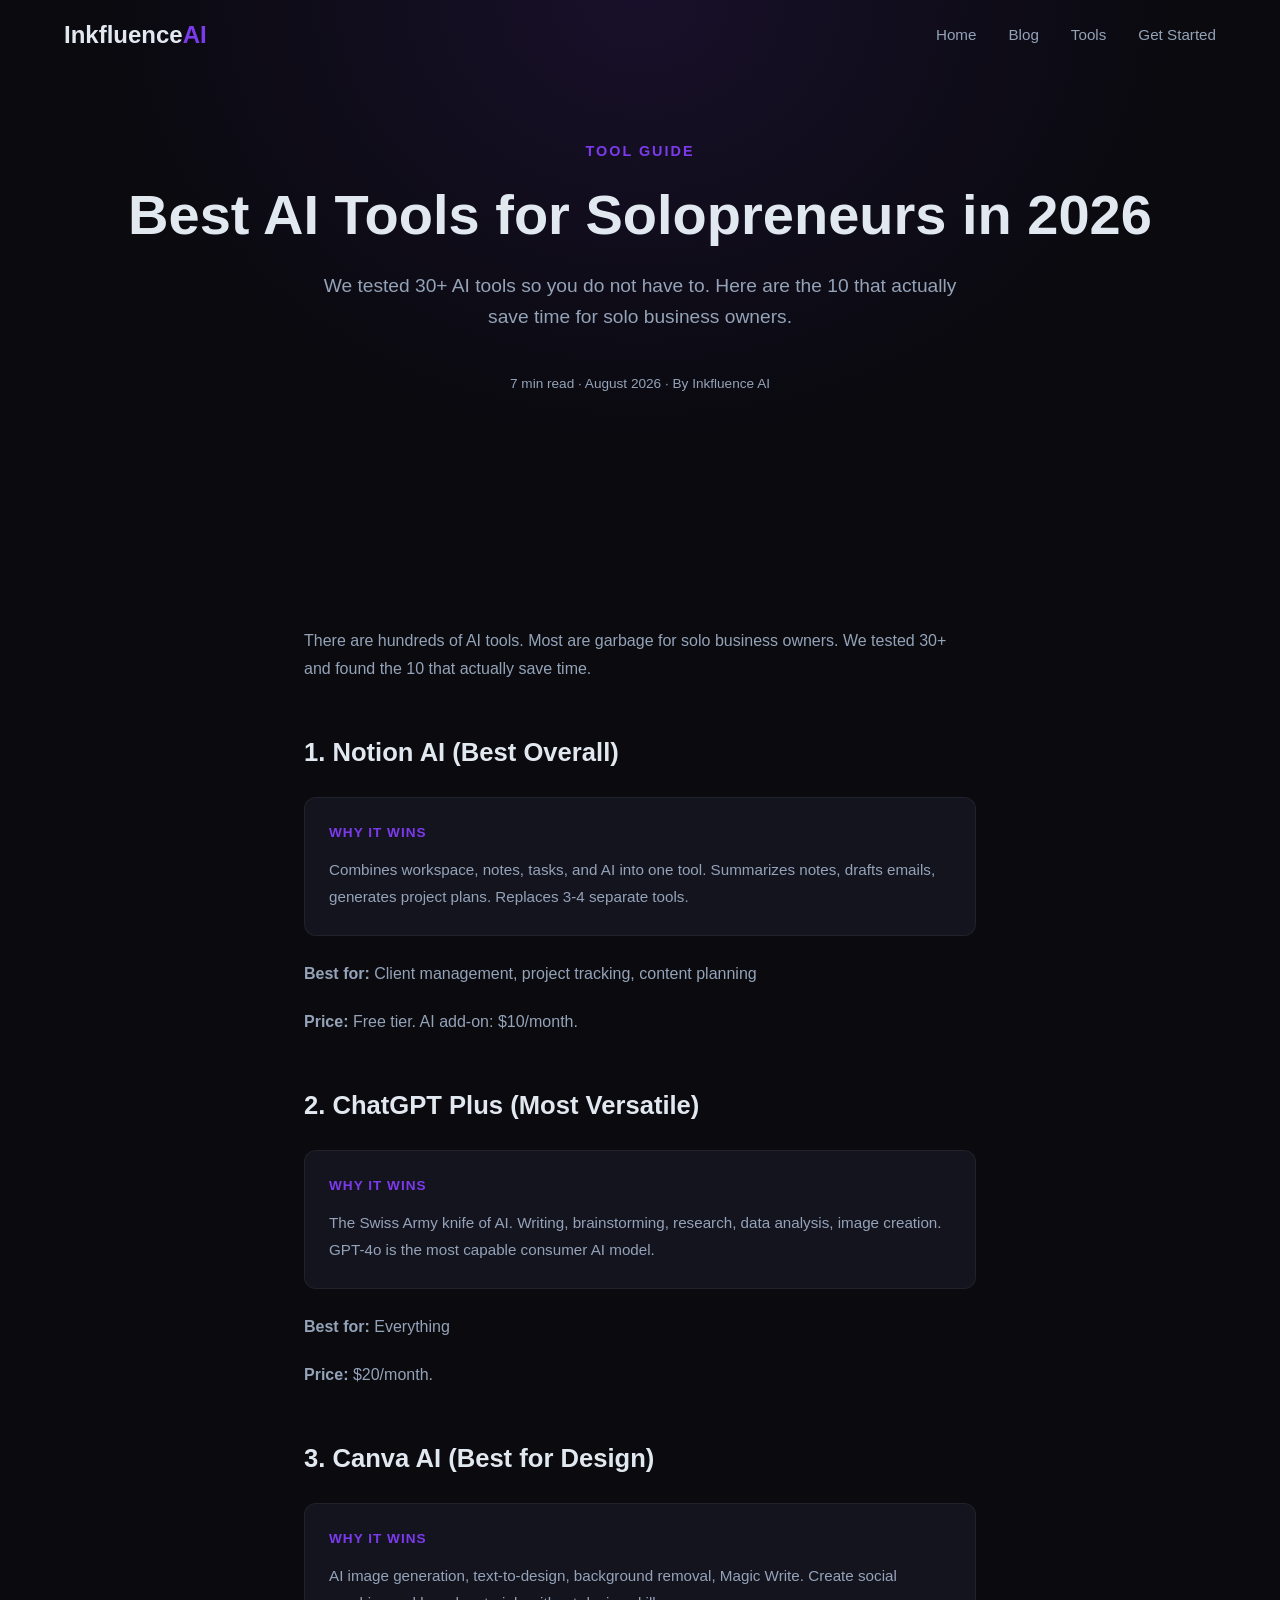
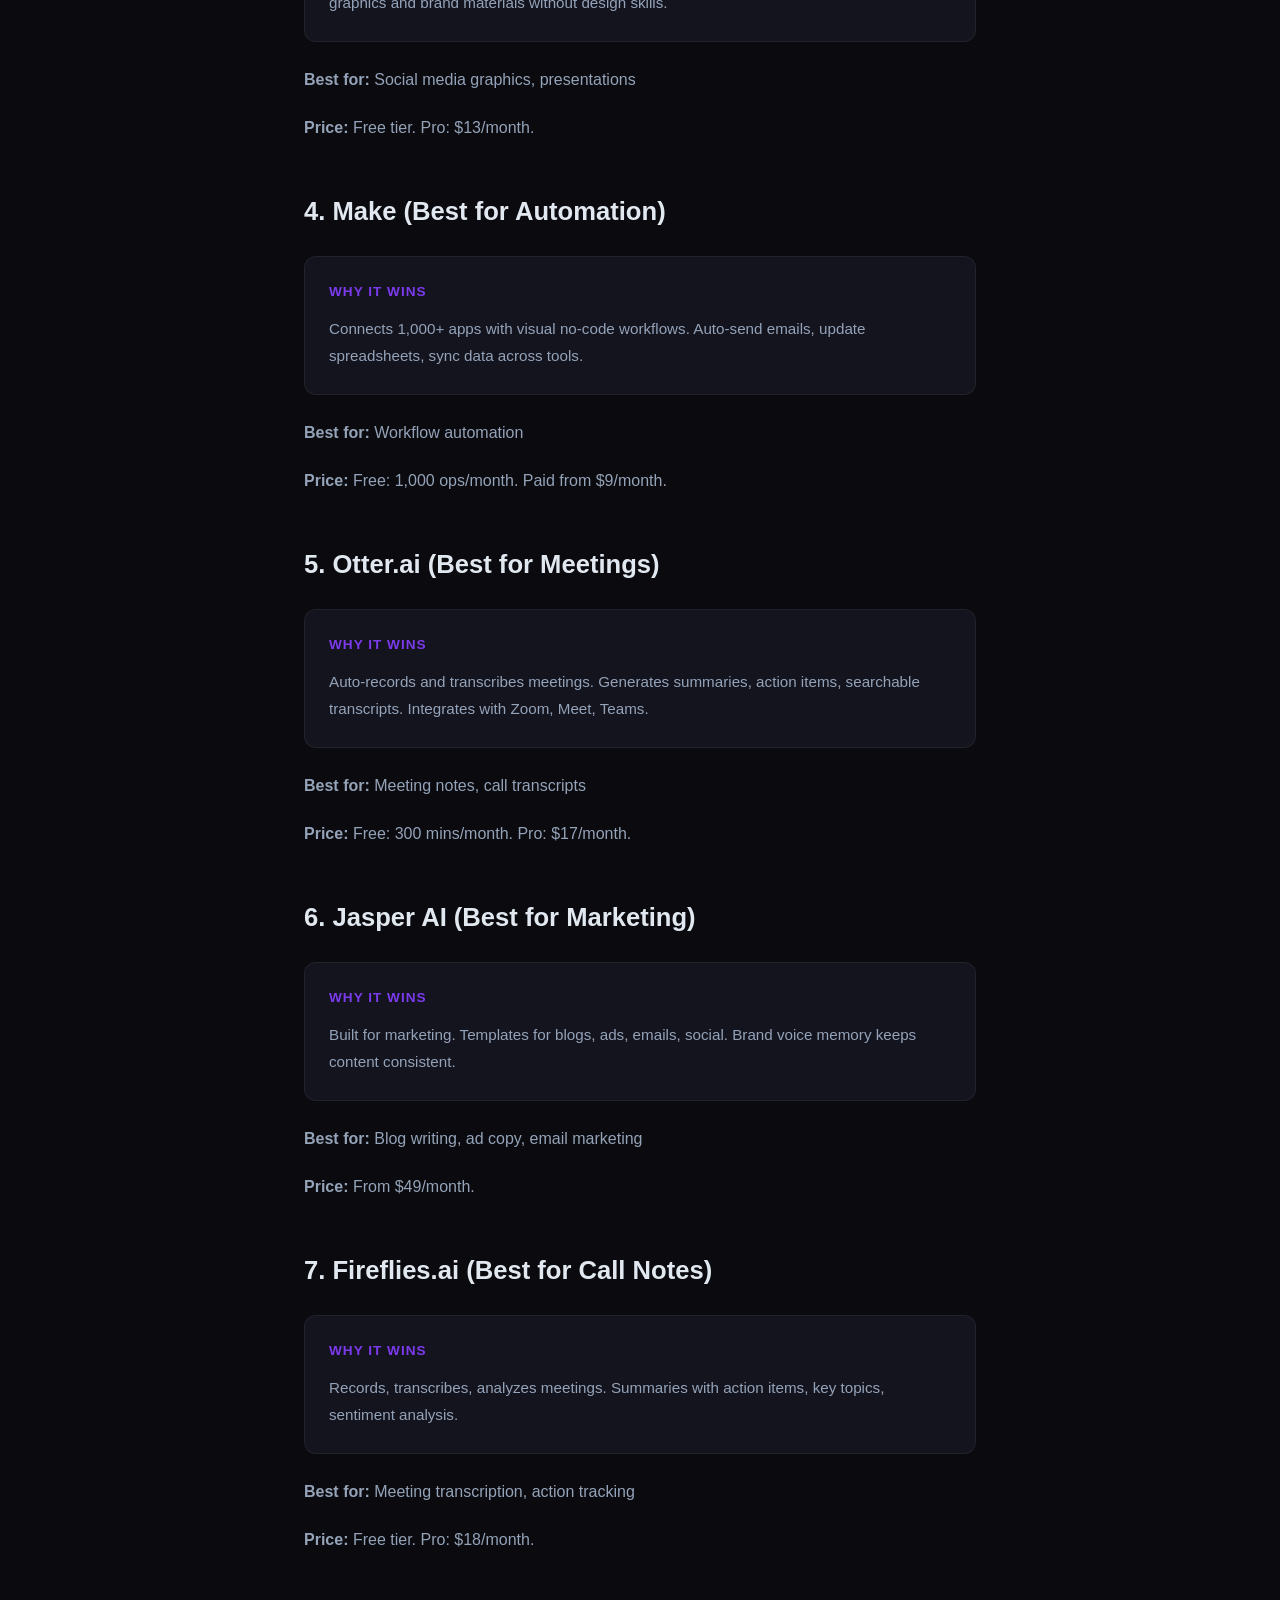
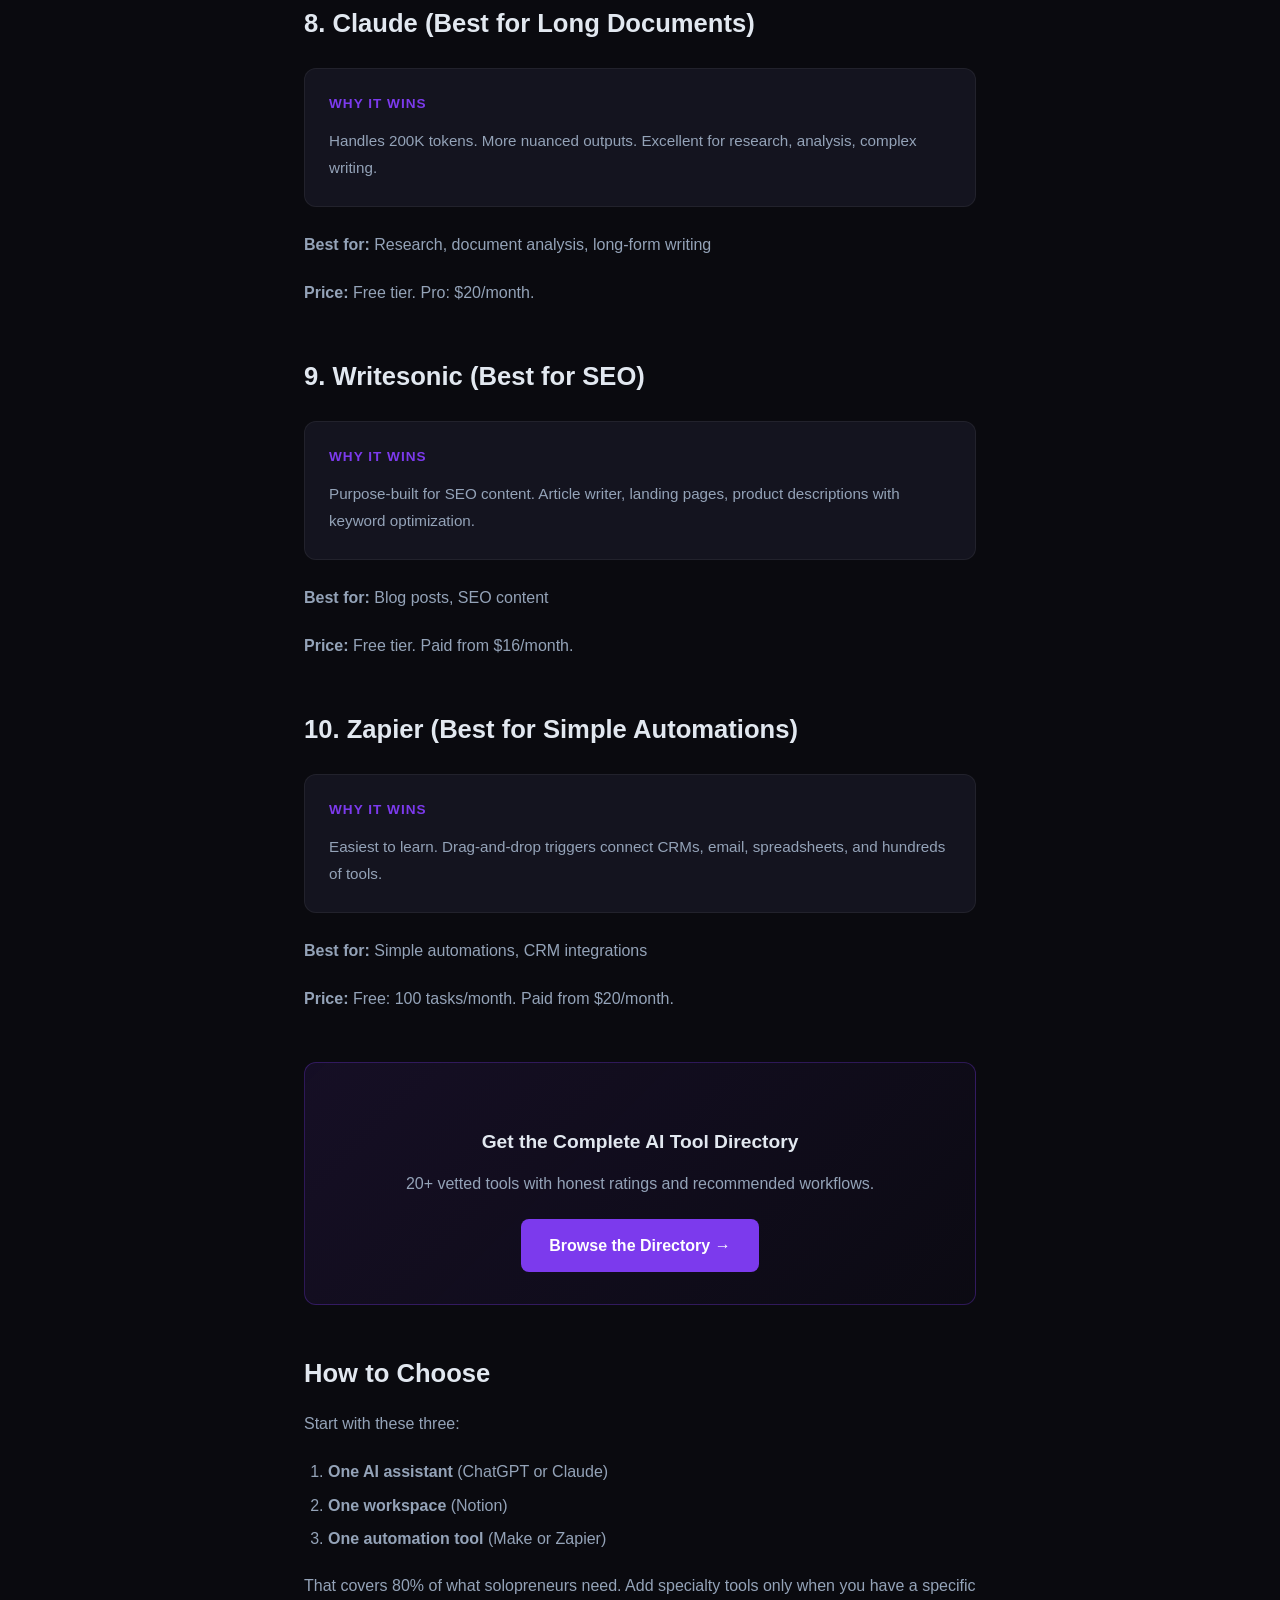
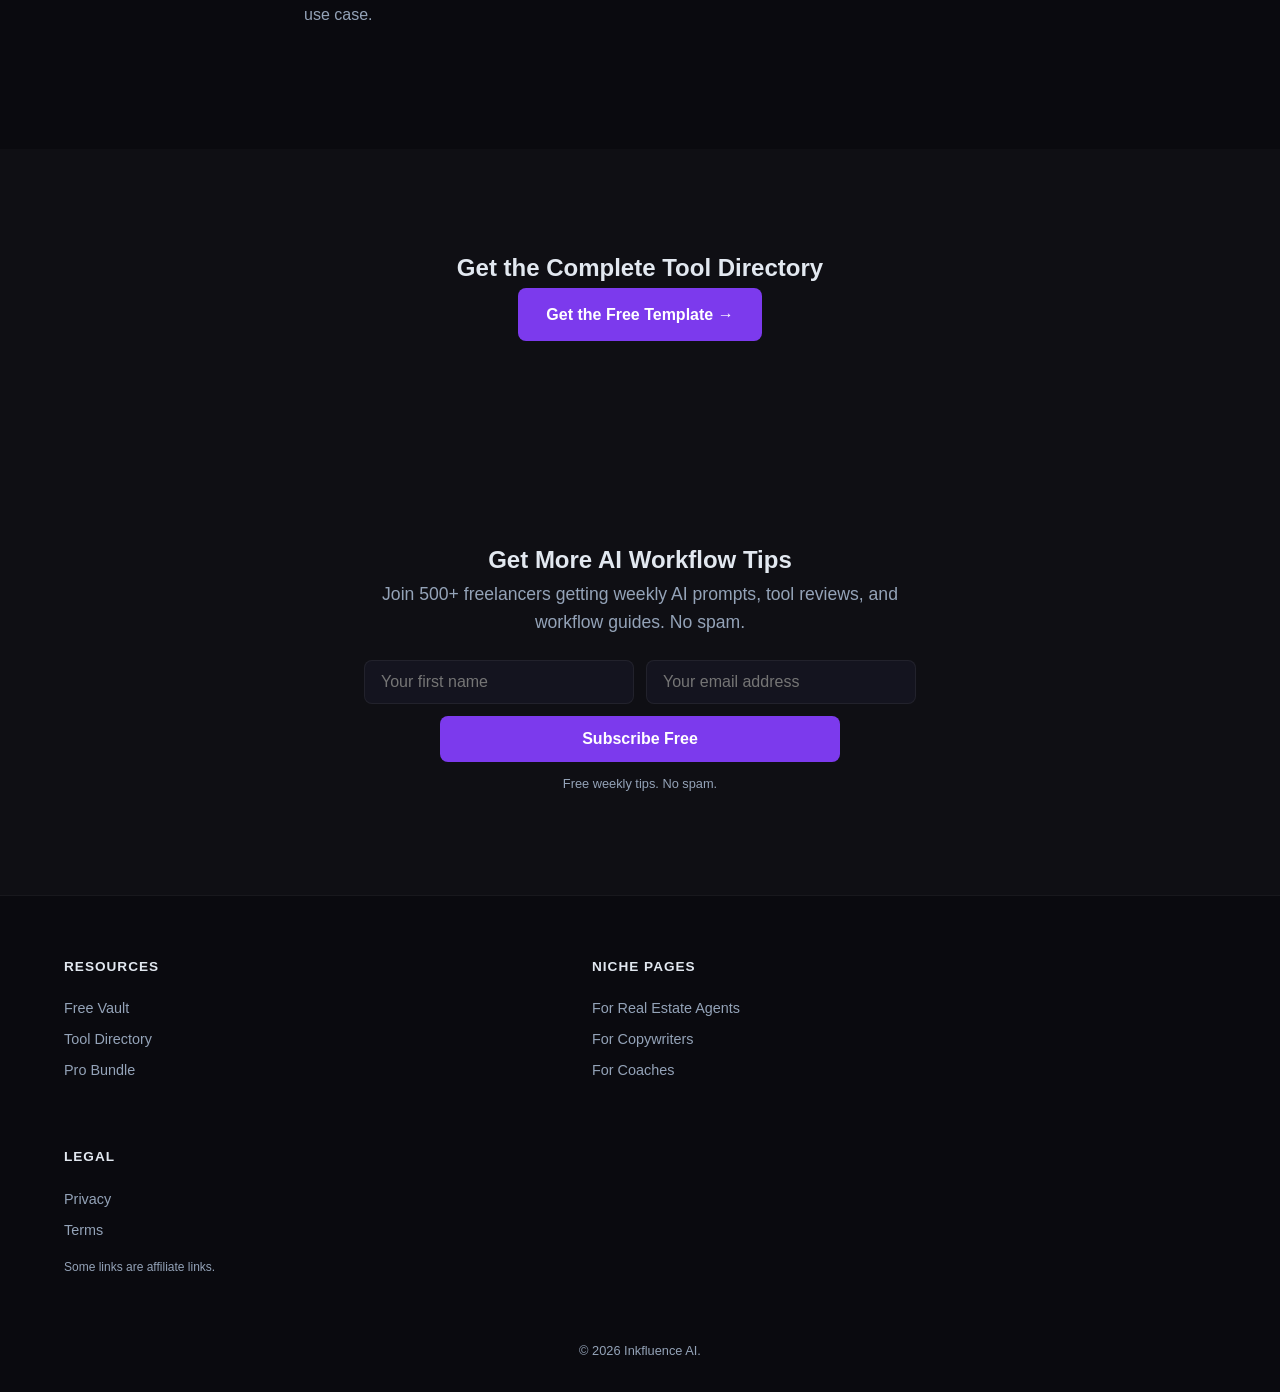
<file: blog/ai-tools-solopreneurs.html>
<!DOCTYPE html>
<html lang="en">
<head>
<!-- Google tag (gtag.js) -->
<script async src="https://www.googletagmanager.com/gtag/js?id=G-S64ZF111P6"></script>
<script>
  window.dataLayer = window.dataLayer || [];
  function gtag(){dataLayer.push(arguments);}
  gtag("js", new Date());
  gtag("config", "G-S64ZF111P6");
</script>
  <meta charset="UTF-8">
  <meta name="viewport" content="width=device-width, initial-scale=1.0">
  <title>Best AI Tools for Solopreneurs in 2026 | Inkfluence AI</title>
  <meta name="description" content="We tested 30+ AI tools so you do not have to. Here are the 10 that actually save time for solo business owners.">
  <meta name="keywords" content="best AI tools solopreneurs, AI tools small business, solo business AI">
  <meta name="author" content="Inkfluence AI">
  <link rel="icon" type="image/svg+xml" href="../assets/favicon.svg">
  <link rel="stylesheet" href="../styles.css">
  <style>
    .post-content{max-width:720px;margin:0 auto}
    .post-content h2{font-size:1.6rem;margin:48px 0 16px;color:var(--text)}
    .post-content h3{font-size:1.2rem;margin:32px 0 12px;color:var(--text)}
    .post-content p{color:var(--text-muted);font-size:1rem;line-height:1.8;margin-bottom:20px}
    .post-content ul,.post-content ol{color:var(--text-muted);margin:0 0 20px 24px}
    .post-content li{margin-bottom:8px;line-height:1.6}
    .step-box{background:var(--bg-card);border:1px solid var(--border);border-radius:var(--radius);padding:24px;margin:24px 0}
    .step-box h4{color:var(--accent);font-size:.85rem;text-transform:uppercase;letter-spacing:1px;margin-bottom:12px}
    .step-box p{color:var(--text-muted);font-size:.95rem;margin-bottom:0}
    .prompt-tip{background:rgba(124,58,237,.08);border-left:3px solid var(--accent);padding:16px 20px;margin:20px 0;border-radius:0 8px 8px 0}
    .prompt-tip p{color:var(--text-muted);font-size:.9rem;margin:0}
    .post-meta{color:var(--text-muted);font-size:.85rem;margin-bottom:32px}
    .cta-box{background:linear-gradient(135deg,rgba(124,58,237,.1),rgba(124,58,237,.02));border:1px solid var(--border-accent);border-radius:var(--radius);padding:32px;text-align:center;margin:48px 0}
    .cta-box h3{margin-bottom:12px}
    .cta-box p{color:var(--text-muted);margin-bottom:20px}
  </style>
</head>
<body>
  <nav class="nav"><div class="container nav-inner"><a href="../index.html" class="logo">Inkfluence<span class="logo-ai">AI</span></a><div class="nav-links"><a href="../index.html">Home</a><a href="../blog.html">Blog</a><a href="../index.html#directory">Tools</a><a href="../index.html#capture">Get Started</a></div></div></nav>
  <header class="hero niche-hero"><div class="container hero-inner"><p class="hero-tag">Tool Guide</p><h1>Best AI Tools for Solopreneurs in 2026</h1><p class="hero-sub">We tested 30+ AI tools so you do not have to. Here are the 10 that actually save time for solo business owners.</p><p class="post-meta">7 min read &middot; August 2026 &middot; By Inkfluence AI</p></div></header>
  <section class="section"><div class="container post-content">
<p>There are hundreds of AI tools. Most are garbage for solo business owners. We tested 30+ and found the 10 that actually save time.</p>

<h2>1. Notion AI (Best Overall)</h2>
<div class="step-box"><h4>Why It Wins</h4><p>Combines workspace, notes, tasks, and AI into one tool. Summarizes notes, drafts emails, generates project plans. Replaces 3-4 separate tools.</p></div>
<p><strong>Best for:</strong> Client management, project tracking, content planning</p>
<p><strong>Price:</strong> Free tier. AI add-on: $10/month.</p>

<h2>2. ChatGPT Plus (Most Versatile)</h2>
<div class="step-box"><h4>Why It Wins</h4><p>The Swiss Army knife of AI. Writing, brainstorming, research, data analysis, image creation. GPT-4o is the most capable consumer AI model.</p></div>
<p><strong>Best for:</strong> Everything</p>
<p><strong>Price:</strong> $20/month.</p>

<h2>3. Canva AI (Best for Design)</h2>
<div class="step-box"><h4>Why It Wins</h4><p>AI image generation, text-to-design, background removal, Magic Write. Create social graphics and brand materials without design skills.</p></div>
<p><strong>Best for:</strong> Social media graphics, presentations</p>
<p><strong>Price:</strong> Free tier. Pro: $13/month.</p>

<h2>4. Make (Best for Automation)</h2>
<div class="step-box"><h4>Why It Wins</h4><p>Connects 1,000+ apps with visual no-code workflows. Auto-send emails, update spreadsheets, sync data across tools.</p></div>
<p><strong>Best for:</strong> Workflow automation</p>
<p><strong>Price:</strong> Free: 1,000 ops/month. Paid from $9/month.</p>

<h2>5. Otter.ai (Best for Meetings)</h2>
<div class="step-box"><h4>Why It Wins</h4><p>Auto-records and transcribes meetings. Generates summaries, action items, searchable transcripts. Integrates with Zoom, Meet, Teams.</p></div>
<p><strong>Best for:</strong> Meeting notes, call transcripts</p>
<p><strong>Price:</strong> Free: 300 mins/month. Pro: $17/month.</p>

<h2>6. Jasper AI (Best for Marketing)</h2>
<div class="step-box"><h4>Why It Wins</h4><p>Built for marketing. Templates for blogs, ads, emails, social. Brand voice memory keeps content consistent.</p></div>
<p><strong>Best for:</strong> Blog writing, ad copy, email marketing</p>
<p><strong>Price:</strong> From $49/month.</p>

<h2>7. Fireflies.ai (Best for Call Notes)</h2>
<div class="step-box"><h4>Why It Wins</h4><p>Records, transcribes, analyzes meetings. Summaries with action items, key topics, sentiment analysis.</p></div>
<p><strong>Best for:</strong> Meeting transcription, action tracking</p>
<p><strong>Price:</strong> Free tier. Pro: $18/month.</p>

<h2>8. Claude (Best for Long Documents)</h2>
<div class="step-box"><h4>Why It Wins</h4><p>Handles 200K tokens. More nuanced outputs. Excellent for research, analysis, complex writing.</p></div>
<p><strong>Best for:</strong> Research, document analysis, long-form writing</p>
<p><strong>Price:</strong> Free tier. Pro: $20/month.</p>

<h2>9. Writesonic (Best for SEO)</h2>
<div class="step-box"><h4>Why It Wins</h4><p>Purpose-built for SEO content. Article writer, landing pages, product descriptions with keyword optimization.</p></div>
<p><strong>Best for:</strong> Blog posts, SEO content</p>
<p><strong>Price:</strong> Free tier. Paid from $16/month.</p>

<h2>10. Zapier (Best for Simple Automations)</h2>
<div class="step-box"><h4>Why It Wins</h4><p>Easiest to learn. Drag-and-drop triggers connect CRMs, email, spreadsheets, and hundreds of tools.</p></div>
<p><strong>Best for:</strong> Simple automations, CRM integrations</p>
<p><strong>Price:</strong> Free: 100 tasks/month. Paid from $20/month.</p>

<div class="cta-box"><h3>Get the Complete AI Tool Directory</h3><p>20+ vetted tools with honest ratings and recommended workflows.</p><a href="../index.html#directory" class="btn btn-primary">Browse the Directory &rarr;</a></div>

<h2>How to Choose</h2>
<p>Start with these three:</p>
<ol><li><strong>One AI assistant</strong> (ChatGPT or Claude)</li><li><strong>One workspace</strong> (Notion)</li><li><strong>One automation tool</strong> (Make or Zapier)</li></ol>
<p>That covers 80% of what solopreneurs need. Add specialty tools only when you have a specific use case.</p>
  </div></section>
  <section class="section section-alt"><div class="container" style="text-align:center;"><h2 class="section-title">Get the Complete Tool Directory</h2><a href="../index.html#directory" class="btn btn-primary">Get the Free Template &rarr;</a></div></section>
  
  <section class="section section-alt" id="newsletter">
    <div class="container" style="text-align:center;max-width:600px;margin:0 auto;">
      <h2 class="section-title">Get More AI Workflow Tips</h2>
      <p class="section-desc" style="margin-bottom:24px;">Join 500+ freelancers getting weekly AI prompts, tool reviews, and workflow guides. No spam.</p>
      <form class="capture-form" action="https://formsubmit.co/adeleswft@gmail.com?next=https://adeleswft.github.io/inkfluence-ai/thankyou.html" method="POST" style="display:flex;flex-direction:column;gap:12px;align-items:center;">
        <div style="display:flex;gap:12px;width:100%;flex-wrap:wrap;justify-content:center;">
          <input type="text" placeholder="Your first name" required style="flex:1;min-width:200px;padding:12px 16px;background:var(--bg-card);border:1px solid var(--border);color:var(--text);border-radius:8px;font-size:1rem;">
          <input type="email" placeholder="Your email address" required style="flex:1;min-width:200px;padding:12px 16px;background:var(--bg-card);border:1px solid var(--border);color:var(--text);border-radius:8px;font-size:1rem;">
        </div>
        <button type="submit" class="btn btn-primary" style="width:100%;max-width:400px;">Subscribe Free</button>
        <p style="color:var(--text-muted);font-size:0.8rem;margin:0;">Free weekly tips. No spam.</p>
      </form>
    </div>
  </section>

  <footer class="footer"><div class="container footer-inner"><div class="footer-col"><h4>Resources</h4><a href="../index.html#vault">Free Vault</a><a href="../index.html#directory">Tool Directory</a><a href="https://adelewave77.gumroad.com/l/httpsadeleswftgithubioinkfluence-ai" target="_blank">Pro Bundle</a></div><div class="footer-col"><h4>Niche Pages</h4><a href="../real-estate.html">For Real Estate Agents</a><a href="../copywriters.html">For Copywriters</a><a href="../coaches.html">For Coaches</a></div><div class="footer-col"><h4>Legal</h4><a href="#">Privacy</a><a href="#">Terms</a><p style="font-size:.75rem;color:var(--text-muted);margin-top:12px">Some links are affiliate links.</p></div></div><div class="container"><p style="text-align:center;padding:24px 0 0;color:var(--text-muted);font-size:.8rem">&copy; 2026 Inkfluence AI.</p></div></footer>
  <script src="../script.js"></script>
  <script src="../analytics.js"></script>
</body>
</html>
</file>
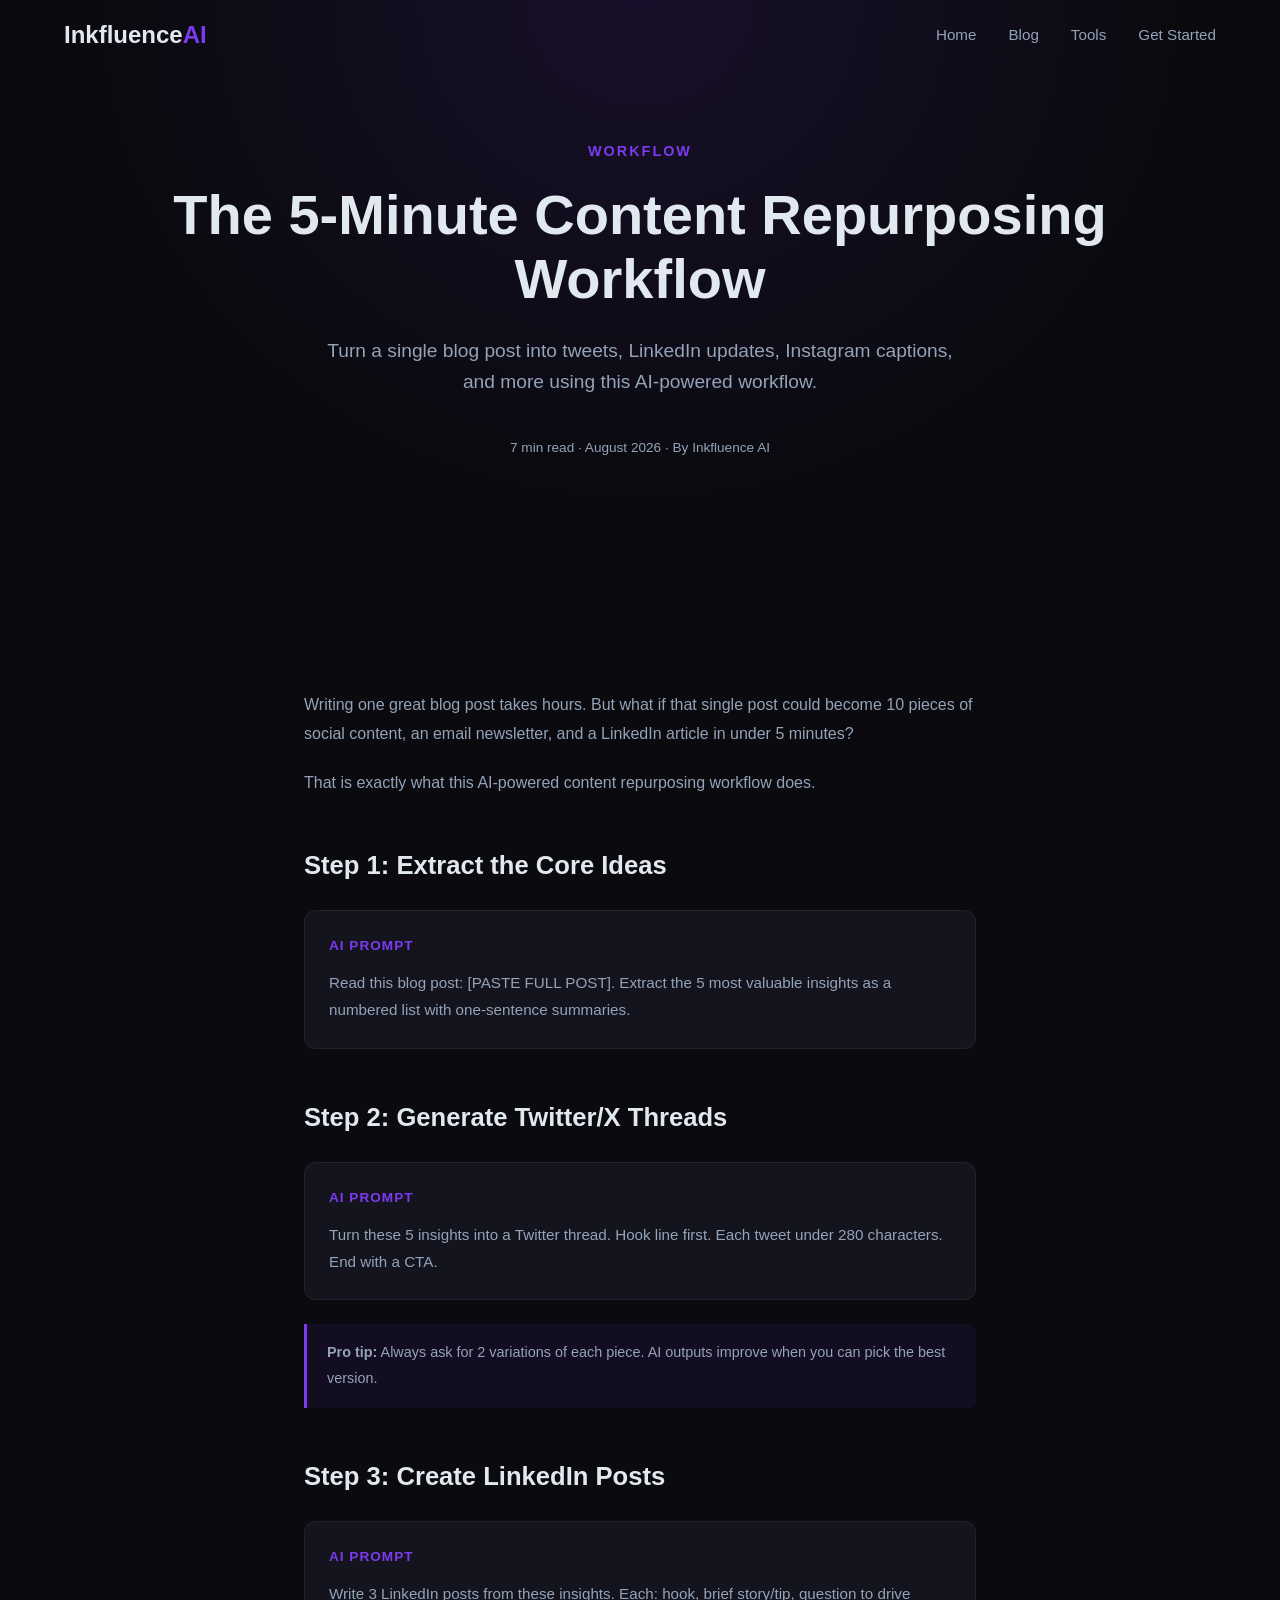
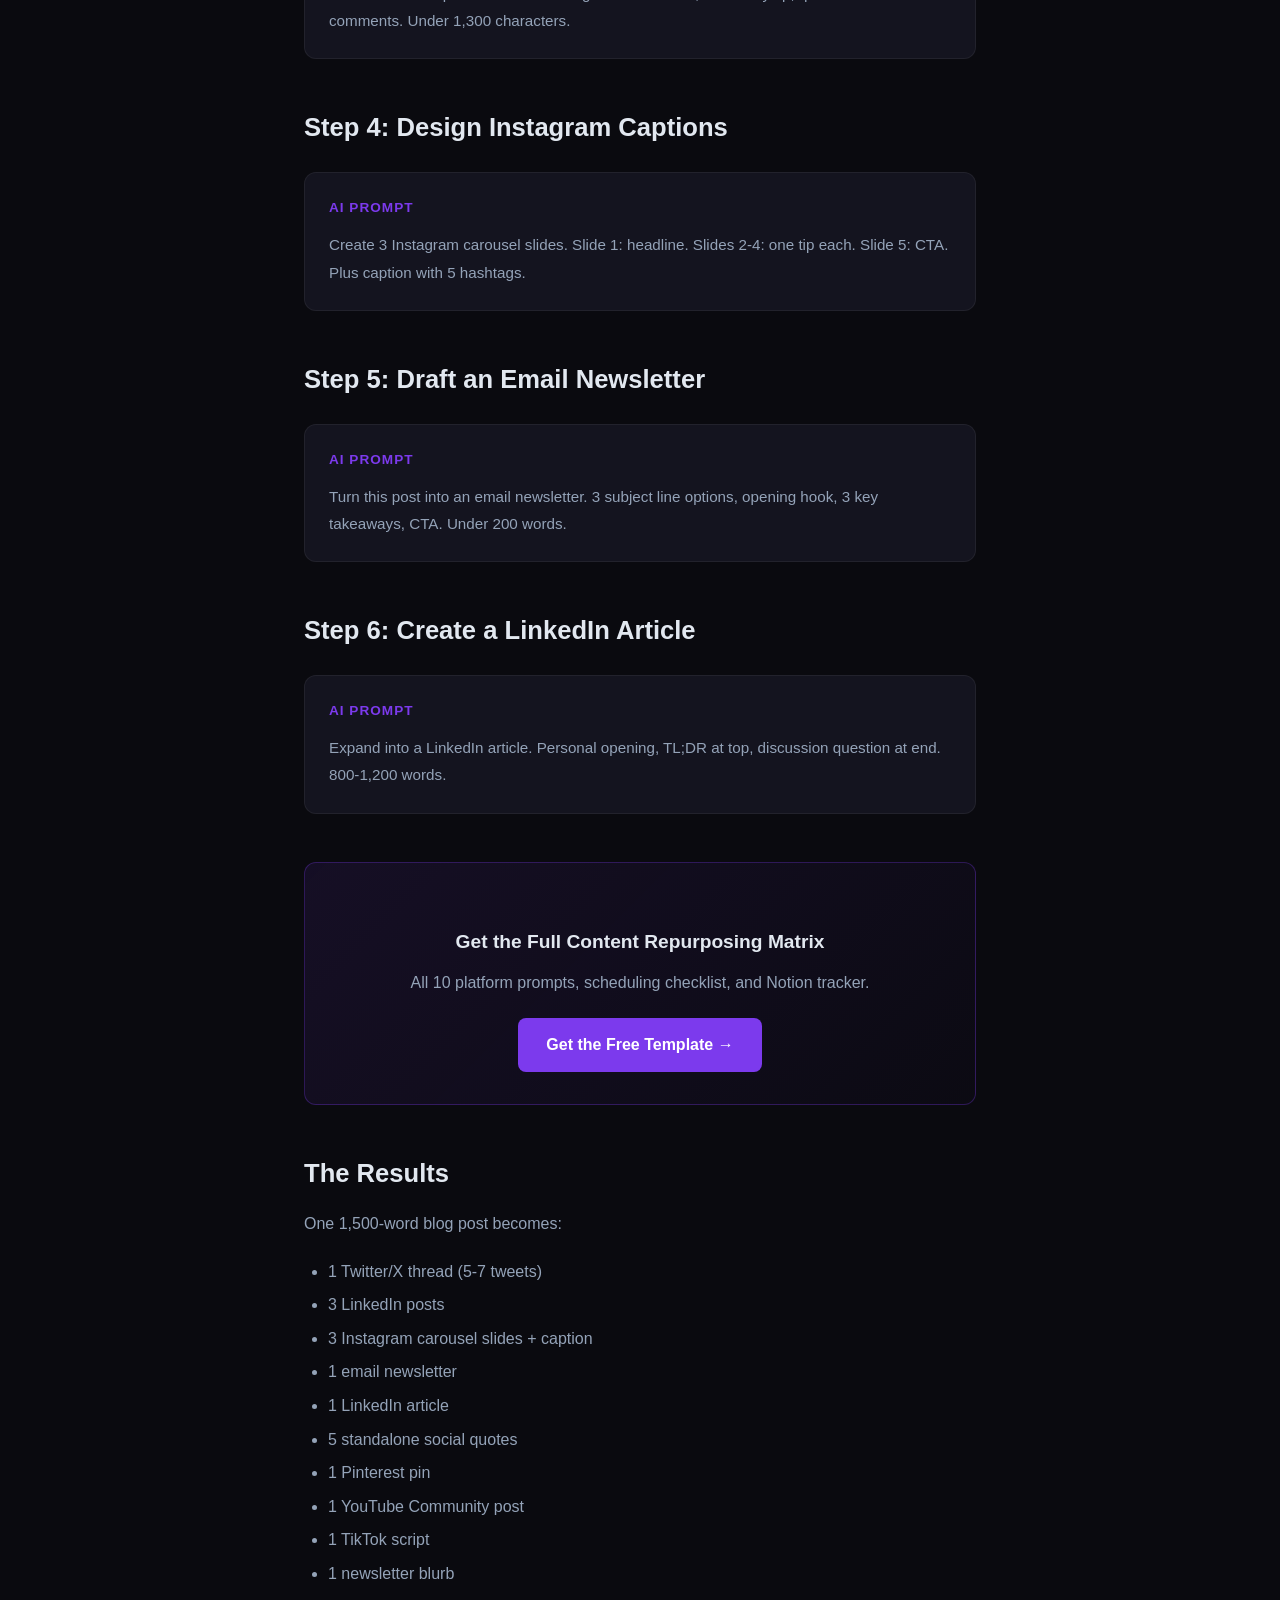
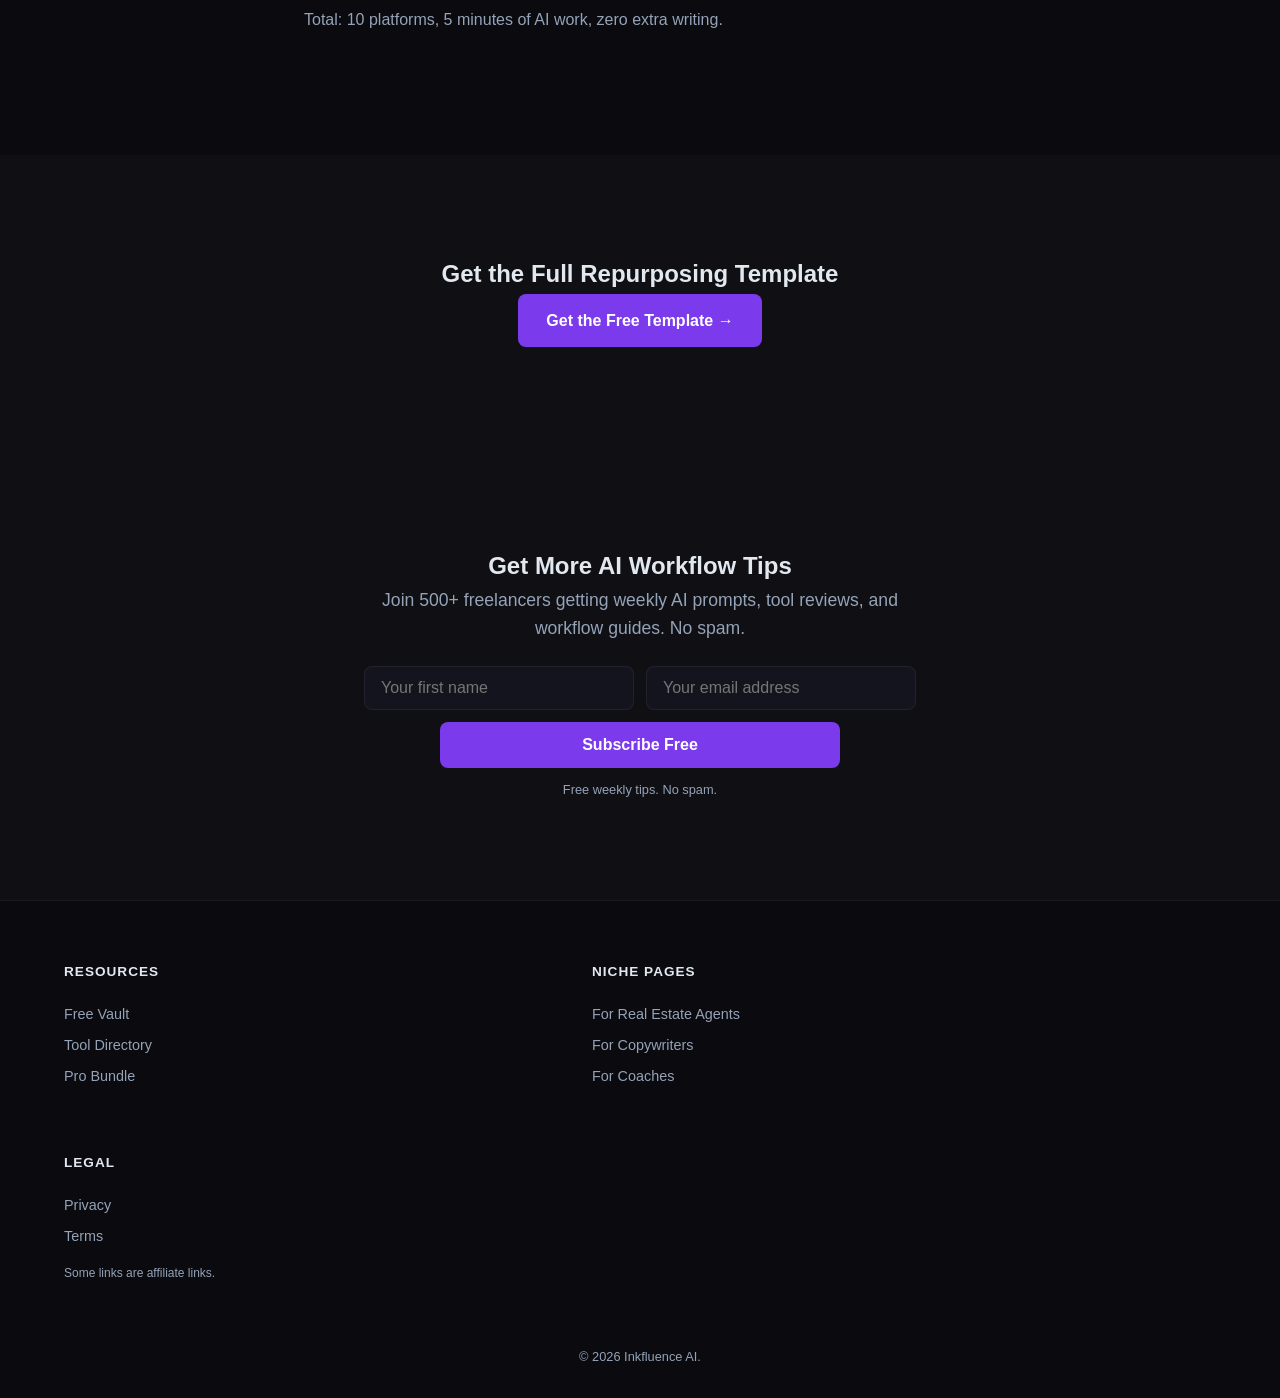
<file: blog/content-repurposing-workflow.html>
<!DOCTYPE html>
<html lang="en">
<head>
<!-- Google tag (gtag.js) -->
<script async src="https://www.googletagmanager.com/gtag/js?id=G-S64ZF111P6"></script>
<script>
  window.dataLayer = window.dataLayer || [];
  function gtag(){dataLayer.push(arguments);}
  gtag("js", new Date());
  gtag("config", "G-S64ZF111P6");
</script>
  <meta charset="UTF-8">
  <meta name="viewport" content="width=device-width, initial-scale=1.0">
  <title>The 5-Minute Content Repurposing Workflow | Inkfluence AI</title>
  <meta name="description" content="Turn a single blog post into tweets, LinkedIn updates, Instagram captions, and more using this AI-powered workflow.">
  <meta name="keywords" content="content repurposing AI, repurpose blog post social media, AI content workflow">
  <meta name="author" content="Inkfluence AI">
  <link rel="icon" type="image/svg+xml" href="../assets/favicon.svg">
  <link rel="stylesheet" href="../styles.css">
  <style>
    .post-content{max-width:720px;margin:0 auto}
    .post-content h2{font-size:1.6rem;margin:48px 0 16px;color:var(--text)}
    .post-content h3{font-size:1.2rem;margin:32px 0 12px;color:var(--text)}
    .post-content p{color:var(--text-muted);font-size:1rem;line-height:1.8;margin-bottom:20px}
    .post-content ul,.post-content ol{color:var(--text-muted);margin:0 0 20px 24px}
    .post-content li{margin-bottom:8px;line-height:1.6}
    .step-box{background:var(--bg-card);border:1px solid var(--border);border-radius:var(--radius);padding:24px;margin:24px 0}
    .step-box h4{color:var(--accent);font-size:.85rem;text-transform:uppercase;letter-spacing:1px;margin-bottom:12px}
    .step-box p{color:var(--text-muted);font-size:.95rem;margin-bottom:0}
    .prompt-tip{background:rgba(124,58,237,.08);border-left:3px solid var(--accent);padding:16px 20px;margin:20px 0;border-radius:0 8px 8px 0}
    .prompt-tip p{color:var(--text-muted);font-size:.9rem;margin:0}
    .post-meta{color:var(--text-muted);font-size:.85rem;margin-bottom:32px}
    .cta-box{background:linear-gradient(135deg,rgba(124,58,237,.1),rgba(124,58,237,.02));border:1px solid var(--border-accent);border-radius:var(--radius);padding:32px;text-align:center;margin:48px 0}
    .cta-box h3{margin-bottom:12px}
    .cta-box p{color:var(--text-muted);margin-bottom:20px}
  </style>
</head>
<body>
  <nav class="nav"><div class="container nav-inner"><a href="../index.html" class="logo">Inkfluence<span class="logo-ai">AI</span></a><div class="nav-links"><a href="../index.html">Home</a><a href="../blog.html">Blog</a><a href="../index.html#directory">Tools</a><a href="../index.html#capture">Get Started</a></div></div></nav>
  <header class="hero niche-hero"><div class="container hero-inner"><p class="hero-tag">Workflow</p><h1>The 5-Minute Content Repurposing Workflow</h1><p class="hero-sub">Turn a single blog post into tweets, LinkedIn updates, Instagram captions, and more using this AI-powered workflow.</p><p class="post-meta">7 min read &middot; August 2026 &middot; By Inkfluence AI</p></div></header>
  <section class="section"><div class="container post-content">
<p>Writing one great blog post takes hours. But what if that single post could become 10 pieces of social content, an email newsletter, and a LinkedIn article in under 5 minutes?</p>
<p>That is exactly what this AI-powered content repurposing workflow does.</p>

<h2>Step 1: Extract the Core Ideas</h2>
<div class="step-box"><h4>AI Prompt</h4><p>Read this blog post: [PASTE FULL POST]. Extract the 5 most valuable insights as a numbered list with one-sentence summaries.</p></div>

<h2>Step 2: Generate Twitter/X Threads</h2>
<div class="step-box"><h4>AI Prompt</h4><p>Turn these 5 insights into a Twitter thread. Hook line first. Each tweet under 280 characters. End with a CTA.</p></div>

<div class="prompt-tip"><p><strong>Pro tip:</strong> Always ask for 2 variations of each piece. AI outputs improve when you can pick the best version.</p></div>

<h2>Step 3: Create LinkedIn Posts</h2>
<div class="step-box"><h4>AI Prompt</h4><p>Write 3 LinkedIn posts from these insights. Each: hook, brief story/tip, question to drive comments. Under 1,300 characters.</p></div>

<h2>Step 4: Design Instagram Captions</h2>
<div class="step-box"><h4>AI Prompt</h4><p>Create 3 Instagram carousel slides. Slide 1: headline. Slides 2-4: one tip each. Slide 5: CTA. Plus caption with 5 hashtags.</p></div>

<h2>Step 5: Draft an Email Newsletter</h2>
<div class="step-box"><h4>AI Prompt</h4><p>Turn this post into an email newsletter. 3 subject line options, opening hook, 3 key takeaways, CTA. Under 200 words.</p></div>

<h2>Step 6: Create a LinkedIn Article</h2>
<div class="step-box"><h4>AI Prompt</h4><p>Expand into a LinkedIn article. Personal opening, TL;DR at top, discussion question at end. 800-1,200 words.</p></div>

<div class="cta-box"><h3>Get the Full Content Repurposing Matrix</h3><p>All 10 platform prompts, scheduling checklist, and Notion tracker.</p><a href="../index.html#vault" class="btn btn-primary">Get the Free Template &rarr;</a></div>

<h2>The Results</h2>
<p>One 1,500-word blog post becomes:</p>
<ul><li>1 Twitter/X thread (5-7 tweets)</li><li>3 LinkedIn posts</li><li>3 Instagram carousel slides + caption</li><li>1 email newsletter</li><li>1 LinkedIn article</li><li>5 standalone social quotes</li><li>1 Pinterest pin</li><li>1 YouTube Community post</li><li>1 TikTok script</li><li>1 newsletter blurb</li></ul>
<p>Total: 10 platforms, 5 minutes of AI work, zero extra writing.</p>
  </div></section>
  <section class="section section-alt"><div class="container" style="text-align:center;"><h2 class="section-title">Get the Full Repurposing Template</h2><a href="../index.html#vault" class="btn btn-primary">Get the Free Template &rarr;</a></div></section>
  
  <section class="section section-alt" id="newsletter">
    <div class="container" style="text-align:center;max-width:600px;margin:0 auto;">
      <h2 class="section-title">Get More AI Workflow Tips</h2>
      <p class="section-desc" style="margin-bottom:24px;">Join 500+ freelancers getting weekly AI prompts, tool reviews, and workflow guides. No spam.</p>
      <form class="capture-form" action="https://formsubmit.co/adeleswft@gmail.com?next=https://adeleswft.github.io/inkfluence-ai/thankyou.html" method="POST" style="display:flex;flex-direction:column;gap:12px;align-items:center;">
        <div style="display:flex;gap:12px;width:100%;flex-wrap:wrap;justify-content:center;">
          <input type="text" placeholder="Your first name" required style="flex:1;min-width:200px;padding:12px 16px;background:var(--bg-card);border:1px solid var(--border);color:var(--text);border-radius:8px;font-size:1rem;">
          <input type="email" placeholder="Your email address" required style="flex:1;min-width:200px;padding:12px 16px;background:var(--bg-card);border:1px solid var(--border);color:var(--text);border-radius:8px;font-size:1rem;">
        </div>
        <button type="submit" class="btn btn-primary" style="width:100%;max-width:400px;">Subscribe Free</button>
        <p style="color:var(--text-muted);font-size:0.8rem;margin:0;">Free weekly tips. No spam.</p>
      </form>
    </div>
  </section>

  <footer class="footer"><div class="container footer-inner"><div class="footer-col"><h4>Resources</h4><a href="../index.html#vault">Free Vault</a><a href="../index.html#directory">Tool Directory</a><a href="https://adelewave77.gumroad.com/l/httpsadeleswftgithubioinkfluence-ai" target="_blank">Pro Bundle</a></div><div class="footer-col"><h4>Niche Pages</h4><a href="../real-estate.html">For Real Estate Agents</a><a href="../copywriters.html">For Copywriters</a><a href="../coaches.html">For Coaches</a></div><div class="footer-col"><h4>Legal</h4><a href="#">Privacy</a><a href="#">Terms</a><p style="font-size:.75rem;color:var(--text-muted);margin-top:12px">Some links are affiliate links.</p></div></div><div class="container"><p style="text-align:center;padding:24px 0 0;color:var(--text-muted);font-size:.8rem">&copy; 2026 Inkfluence AI.</p></div></footer>
  <script src="../script.js"></script>
  <script src="../analytics.js"></script>
</body>
</html>
</file>
<file: styles.css>
/* === Inkfluence AI - Stylesheet === */
* { margin: 0; padding: 0; box-sizing: border-box; }
:root {
  --bg: #0a0a0f;
  --bg-card: #14141f;
  --bg-card-hover: #1a1a2e;
  --accent: #7c3aed;
  --accent-hover: #6d28d9;
  --accent-glow: rgba(124,58,237,0.3);
  --text: #e2e8f0;
  --text-muted: #94a3b8;
  --border: rgba(255,255,255,0.06);
  --border-accent: rgba(124,58,237,0.3);
  --radius: 12px;
  --radius-sm: 8px;
}
html { scroll-behavior: smooth; }
body { font-family: -apple-system, BlinkMacSystemFont, "Segoe UI", Roboto, sans-serif; background: var(--bg); color: var(--text); line-height: 1.6; }
.container { max-width: 1200px; margin: 0 auto; padding: 0 24px; }

/* NAV */
.nav { position: fixed; top: 0; left: 0; right: 0; z-index: 100; padding: 16px 0; transition: background 0.3s, backdrop-filter 0.3s; }
.nav.scrolled { background: rgba(10,10,15,0.85); backdrop-filter: blur(12px); border-bottom: 1px solid var(--border); }
.nav-inner { display: flex; align-items: center; justify-content: space-between; }
.logo { font-size: 1.5rem; font-weight: 700; color: var(--text); text-decoration: none; }
.logo-ai { color: var(--accent); }
.nav-links { display: flex; gap: 32px; }
.nav-links a { color: var(--text-muted); text-decoration: none; font-size: 0.95rem; transition: color 0.2s; }
.nav-links a:hover { color: var(--text); }

/* HERO */
.hero { padding: 160px 0 100px; text-align: center; background: radial-gradient(ellipse at center top, rgba(124,58,237,0.12) 0%, transparent 60%); }
.hero-tag { color: var(--accent); font-size: 0.9rem; font-weight: 600; text-transform: uppercase; letter-spacing: 2px; margin-bottom: 20px; }
.hero h1 { font-size: 3.5rem; font-weight: 800; line-height: 1.15; margin-bottom: 24px; }
.hero-sub { font-size: 1.2rem; color: var(--text-muted); max-width: 640px; margin: 0 auto 40px; }
.hero-sub em { color: var(--text); font-style: normal; font-weight: 600; }
.hero-actions { display: flex; gap: 16px; justify-content: center; flex-wrap: wrap; margin-bottom: 48px; }
.hero-proof { display: flex; gap: 24px; justify-content: center; flex-wrap: wrap; }
.proof-badge { font-size: 0.85rem; color: var(--text-muted); padding: 6px 16px; border: 1px solid var(--border); border-radius: 20px; }

/* BUTTONS */
.btn { display: inline-block; padding: 14px 28px; border-radius: var(--radius-sm); font-size: 1rem; font-weight: 600; text-decoration: none; cursor: pointer; border: none; transition: all 0.2s; }
.btn-primary { background: var(--accent); color: #fff; }
.btn-primary:hover { background: var(--accent-hover); box-shadow: 0 0 24px var(--accent-glow); }
.btn-ghost { background: transparent; color: var(--text); border: 1px solid var(--border); }
.btn-ghost:hover { border-color: var(--text-muted); }
.btn-outline { background: transparent; color: var(--accent); border: 1px solid var(--border-accent); }
.btn-outline:hover { background: rgba(124,58,237,0.1); }
.btn-sm { padding: 10px 20px; font-size: 0.9rem; }
.btn-block { width: 100%; text-align: center; }

/* SECTIONS */
.section { padding: 100px 0; }
.section-header { text-align: center; margin-bottom: 60px; }
.section-tag { color: var(--accent); font-size: 0.85rem; font-weight: 600; text-transform: uppercase; letter-spacing: 2px; margin-bottom: 12px; }
.section-header h2 { font-size: 2.5rem; font-weight: 800; margin-bottom: 16px; }
.section-desc { color: var(--text-muted); font-size: 1.1rem; max-width: 600px; margin: 0 auto; }

/* VAULT */
.vault-grid { display: grid; grid-template-columns: repeat(3, 1fr); gap: 24px; }
.vault-card { background: var(--bg-card); border: 1px solid var(--border); border-radius: var(--radius); padding: 32px; position: relative; transition: transform 0.2s, border-color 0.2s; }
.vault-card:hover { transform: translateY(-4px); border-color: var(--border-accent); }
.vault-card-featured { border-color: var(--border-accent); }
.vault-badge { position: absolute; top: -12px; left: 24px; background: var(--accent); color: #fff; font-size: 0.75rem; font-weight: 700; padding: 4px 12px; border-radius: 12px; }
.vault-icon { font-size: 2rem; margin-bottom: 16px; }
.vault-card h3 { font-size: 1.25rem; margin-bottom: 12px; }
.vault-card p { color: var(--text-muted); font-size: 0.95rem; margin-bottom: 16px; }
.vault-features { list-style: none; margin-bottom: 24px; }
.vault-features li { color: var(--text-muted); font-size: 0.9rem; padding: 4px 0; padding-left: 20px; position: relative; }
.vault-features li::before { content: "+"; position: absolute; left: 0; color: var(--accent); font-weight: 700; }

/* DIRECTORY */
.directory-filters { display: flex; gap: 8px; justify-content: center; margin-bottom: 40px; flex-wrap: wrap; }
.filter-btn { background: var(--bg-card); border: 1px solid var(--border); color: var(--text-muted); padding: 8px 20px; border-radius: 20px; cursor: pointer; font-size: 0.9rem; transition: all 0.2s; }
.filter-btn:hover { border-color: var(--text-muted); color: var(--text); }
.filter-btn.active { background: var(--accent); color: #fff; border-color: var(--accent); }
.directory-grid { display: grid; grid-template-columns: repeat(3, 1fr); gap: 20px; }
.tool-card { background: var(--bg-card); border: 1px solid var(--border); border-radius: var(--radius); padding: 24px; transition: transform 0.2s, border-color 0.2s, opacity 0.3s; }
.tool-card:hover { transform: translateY(-2px); border-color: var(--border-accent); }
.tool-card.hidden { display: none; }
.tool-meta { display: flex; gap: 8px; margin-bottom: 12px; }
.tool-category { font-size: 0.75rem; color: var(--accent); background: rgba(124,58,237,0.1); padding: 2px 10px; border-radius: 10px; }
.tool-tier { font-size: 0.75rem; color: var(--text-muted); background: rgba(255,255,255,0.05); padding: 2px 10px; border-radius: 10px; }
.tool-card h3 { font-size: 1.1rem; margin-bottom: 8px; }
.tool-card p { color: var(--text-muted); font-size: 0.9rem; margin-bottom: 12px; line-height: 1.5; }
.tool-rating { display: flex; align-items: center; gap: 8px; margin-bottom: 16px; }
.stars { color: #fbbf24; font-size: 0.9rem; }
.rating-note { color: var(--text-muted); font-size: 0.8rem; }

/* UPGRADE */
.upgrade { background: linear-gradient(135deg, rgba(124,58,237,0.08) 0%, rgba(10,10,15,1) 50%, rgba(124,58,237,0.08) 100%); }
.upgrade-card { text-align: center; max-width: 600px; margin: 0 auto; }
.upgrade-price { margin: 24px 0; }
.price-amount { font-size: 3.5rem; font-weight: 800; color: var(--accent); }
.price-note { display: block; color: var(--text-muted); font-size: 0.95rem; margin-top: 4px; }
.upgrade-includes { display: flex; gap: 16px; justify-content: center; flex-wrap: wrap; margin-bottom: 32px; }
.upgrade-includes span { color: var(--text-muted); font-size: 0.9rem; }

/* CAPTURE */
.capture { background: linear-gradient(180deg, var(--bg) 0%, rgba(124,58,237,0.05) 100%); }
.capture-inner { display: grid; grid-template-columns: 1fr 1fr; gap: 60px; align-items: center; }
.capture-text .section-tag { text-align: left; }
.capture-text h2 { font-size: 2rem; text-align: left; }
.capture-text .section-desc { text-align: left; margin: 0; }
.capture-form { display: flex; flex-direction: column; gap: 16px; }
.form-row { display: grid; grid-template-columns: 1fr 1fr; gap: 16px; }
.form-group { display: flex; flex-direction: column; gap: 6px; }
.form-group label { font-size: 0.85rem; color: var(--text-muted); font-weight: 500; }
.form-group input, .form-group select { background: var(--bg-card); border: 1px solid var(--border); color: var(--text); padding: 12px 16px; border-radius: var(--radius-sm); font-size: 1rem; outline: none; transition: border-color 0.2s; }
.form-group input:focus, .form-group select:focus { border-color: var(--accent); }
.form-group select { appearance: none; cursor: pointer; }
.form-note { text-align: center; color: var(--text-muted); font-size: 0.8rem; margin-top: 4px; }
.capture-success { text-align: center; padding: 40px; }
.capture-success.hidden { display: none; }
.success-icon { font-size: 3rem; color: var(--accent); margin-bottom: 16px; }
.capture-success h3 { font-size: 1.5rem; margin-bottom: 12px; }
.capture-success p { color: var(--text-muted); }

/* TESTIMONIALS */
.testimonial-grid { display: grid; grid-template-columns: repeat(3, 1fr); gap: 24px; }
.testimonial-card { background: var(--bg-card); border: 1px solid var(--border); border-radius: var(--radius); padding: 28px; }
.testimonial-text { color: var(--text); font-size: 1rem; font-style: italic; margin-bottom: 20px; line-height: 1.6; }
.testimonial-author { display: flex; flex-direction: column; gap: 2px; }
.author-name { font-weight: 600; font-size: 0.9rem; }
.author-role { color: var(--text-muted); font-size: 0.8rem; }

/* FOOTER */
.footer { border-top: 1px solid var(--border); padding: 60px 0 30px; }
.footer-inner { display: grid; grid-template-columns: 1.5fr 2fr; gap: 60px; margin-bottom: 40px; }
.footer-brand p { color: var(--text-muted); font-size: 0.9rem; margin-top: 12px; }
.footer-links { display: grid; grid-template-columns: repeat(3, 1fr); gap: 24px; }
.footer-col h4 { font-size: 0.85rem; font-weight: 600; text-transform: uppercase; letter-spacing: 1px; margin-bottom: 16px; color: var(--text); }
.footer-col a { display: block; color: var(--text-muted); text-decoration: none; font-size: 0.9rem; padding: 4px 0; transition: color 0.2s; }
.footer-col a:hover { color: var(--text); }
.footer-bottom { border-top: 1px solid var(--border); padding-top: 24px; text-align: center; }
.footer-bottom p { color: var(--text-muted); font-size: 0.8rem; }

/* RESPONSIVE */
@media (max-width: 1024px) {
  .vault-grid, .directory-grid, .testimonial-grid { grid-template-columns: repeat(2, 1fr); }
  .capture-inner { grid-template-columns: 1fr; gap: 40px; }
  .footer-inner { grid-template-columns: 1fr; gap: 40px; }
}
@media (max-width: 768px) {
  .hero h1 { font-size: 2.2rem; }
  .hero-sub { font-size: 1rem; }
  .vault-grid, .directory-grid, .testimonial-grid { grid-template-columns: 1fr; }
  .form-row { grid-template-columns: 1fr; }
  .footer-links { grid-template-columns: 1fr; }
  .nav-links { gap: 16px; }
  .nav-links a { font-size: 0.85rem; }
  .section { padding: 60px 0; }
  .section-header h2 { font-size: 1.8rem; }
}

/* === MOBILE FIXES === */

/* Hero: reduce top padding on mobile (nav is shorter) */
@media (max-width: 768px) {
  .hero { padding: 120px 0 60px; }
  .hero h1 { font-size: 2rem; line-height: 1.2; }
  .hero-sub { font-size: 0.95rem; max-width: 100%; }
  .hero-actions { flex-direction: column; align-items: center; }
  .hero-actions .btn { width: 100%; max-width: 300px; text-align: center; }
  .hero-proof { gap: 12px; }
  .proof-badge { font-size: 0.75rem; padding: 4px 12px; }

  /* Section titles */
  .section-title { font-size: 1.6rem; }
  .section-desc { font-size: 0.95rem; }

  /* Vault cards: reduce padding */
  .vault-card { padding: 24px; }
  .vault-card h3 { font-size: 1.1rem; }

  /* Tool cards */
  .tool-card { padding: 20px; }

  /* Capture section on niche pages */
  .capture-inner { padding: 0; }
  .capture-form { width: 100%; }

  /* Buttons: ensure they don't overflow */
  .btn { padding: 12px 24px; font-size: 0.95rem; }
  .btn-sm { padding: 8px 16px; font-size: 0.85rem; }

  /* Footer */
  .footer { padding: 40px 0 20px; }
  .footer-inner { gap: 32px; }

  /* Testimonials */
  .testimonial-text { font-size: 0.9rem; }
}

/* Very small screens (320px) */
@media (max-width: 400px) {
  .container { padding: 0 16px; }
  .hero { padding: 100px 0 40px; }
  .hero h1 { font-size: 1.7rem; }
  .section { padding: 40px 0; }
  .vault-card { padding: 20px; }
  .tool-card { padding: 16px; }
  .proof-badge { font-size: 0.7rem; padding: 3px 8px; }
}

/* === NICHE PAGE EXTRAS === */
.niche-hero { padding-top: 140px; }
.section-alt { background: rgba(255,255,255,0.02); }
.btn-full { width: 100%; text-align: center; }
</file>
